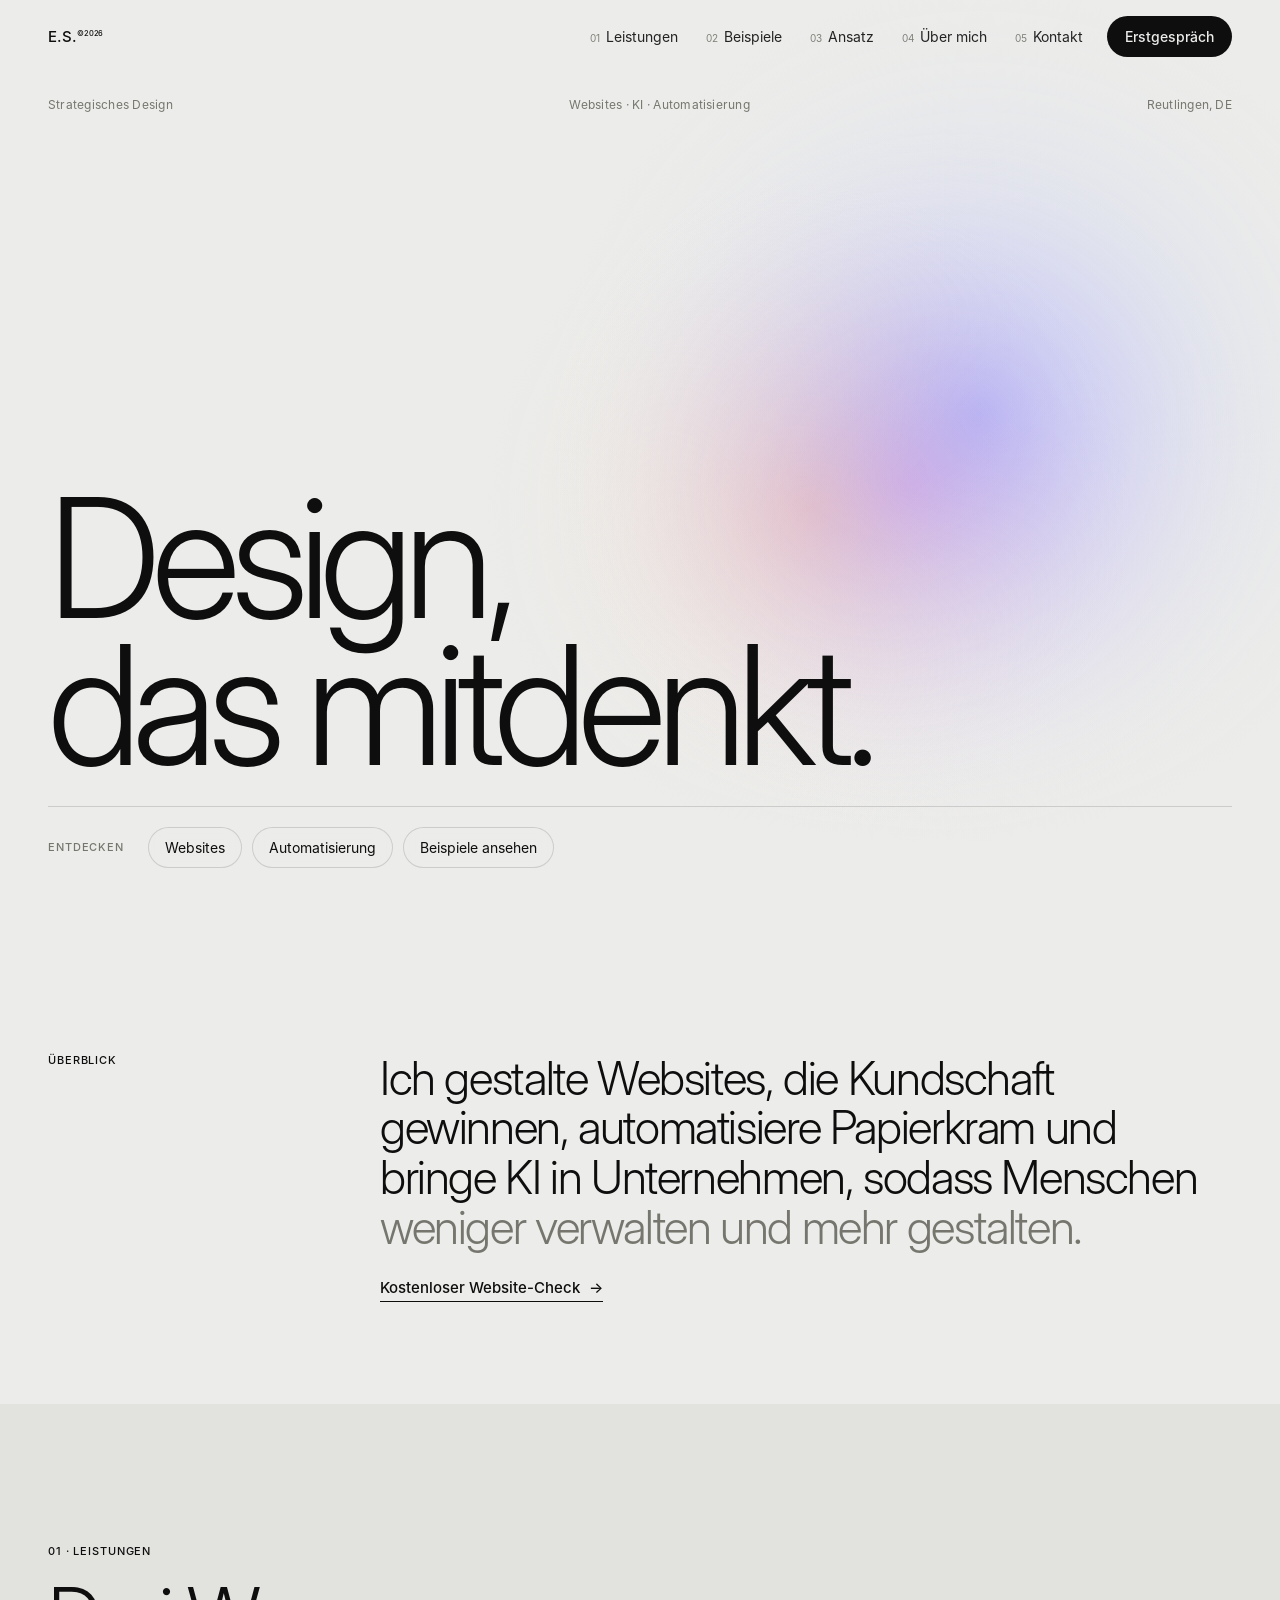
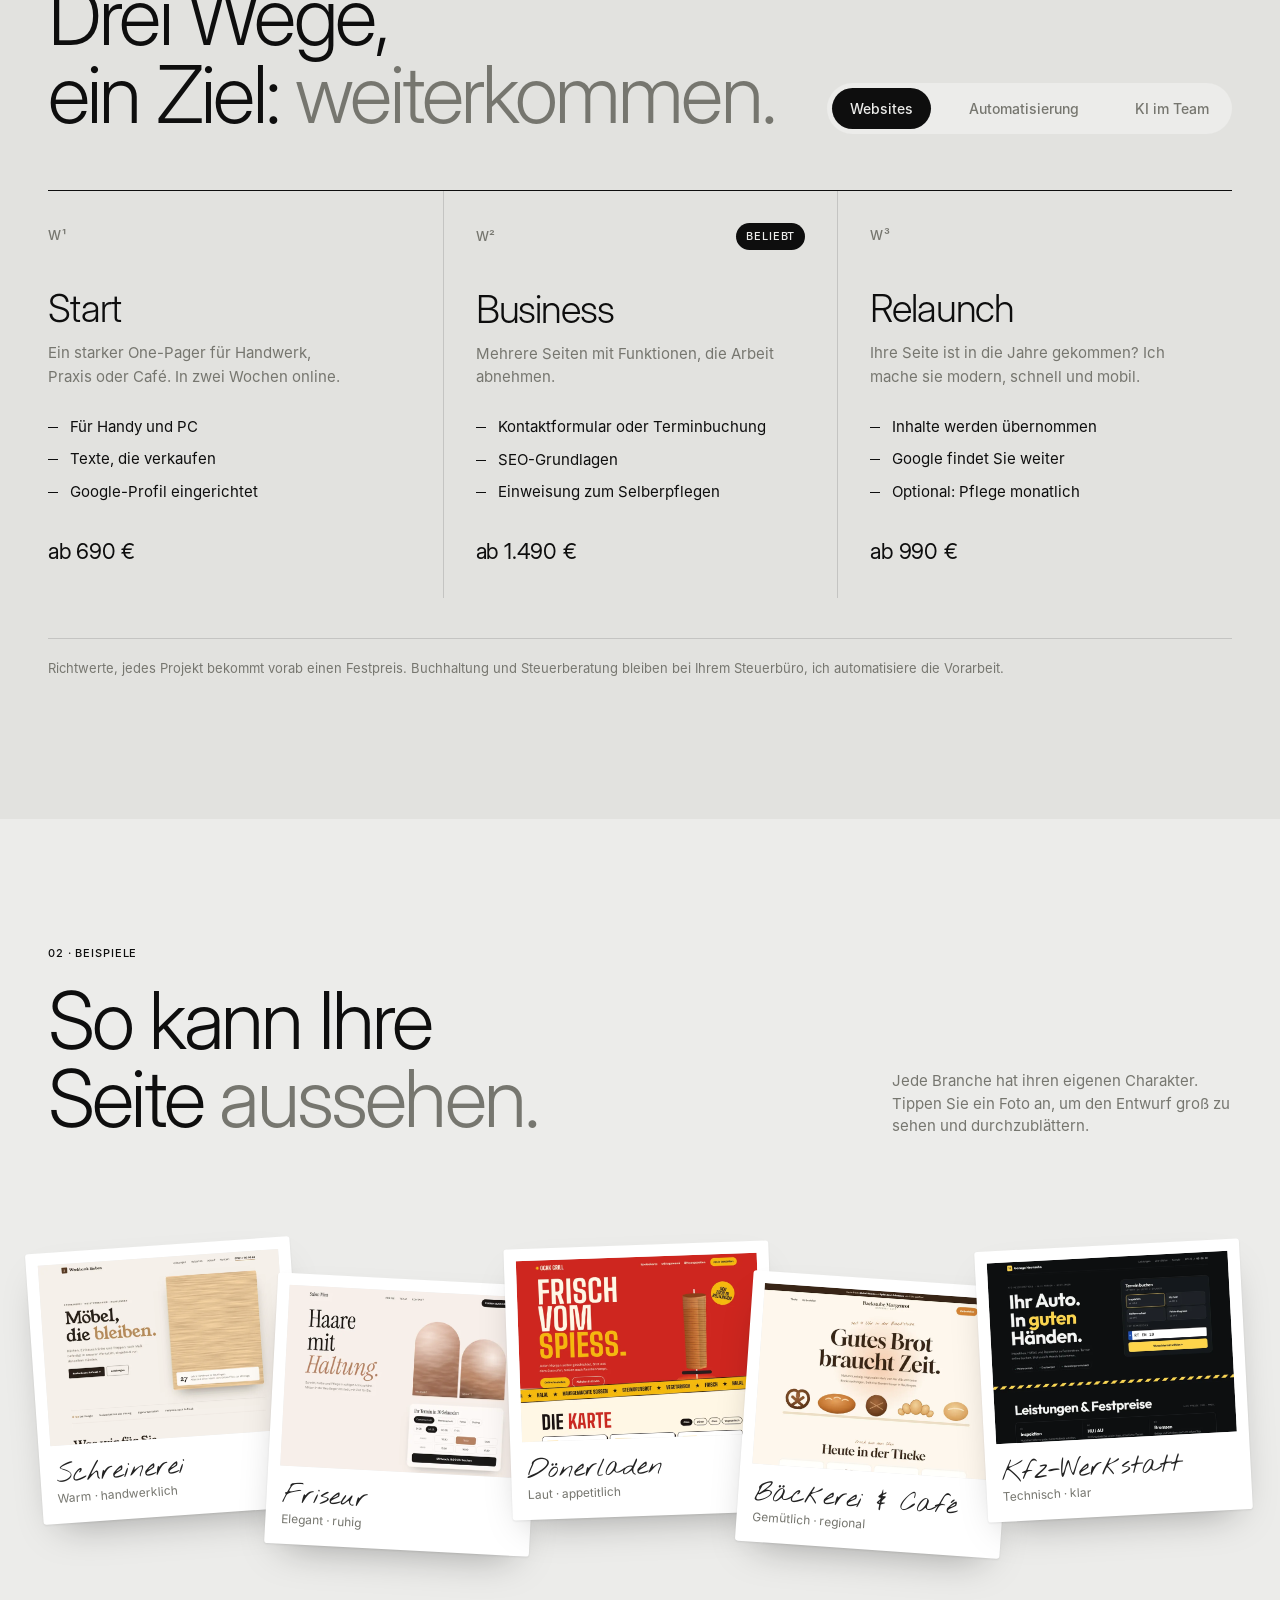
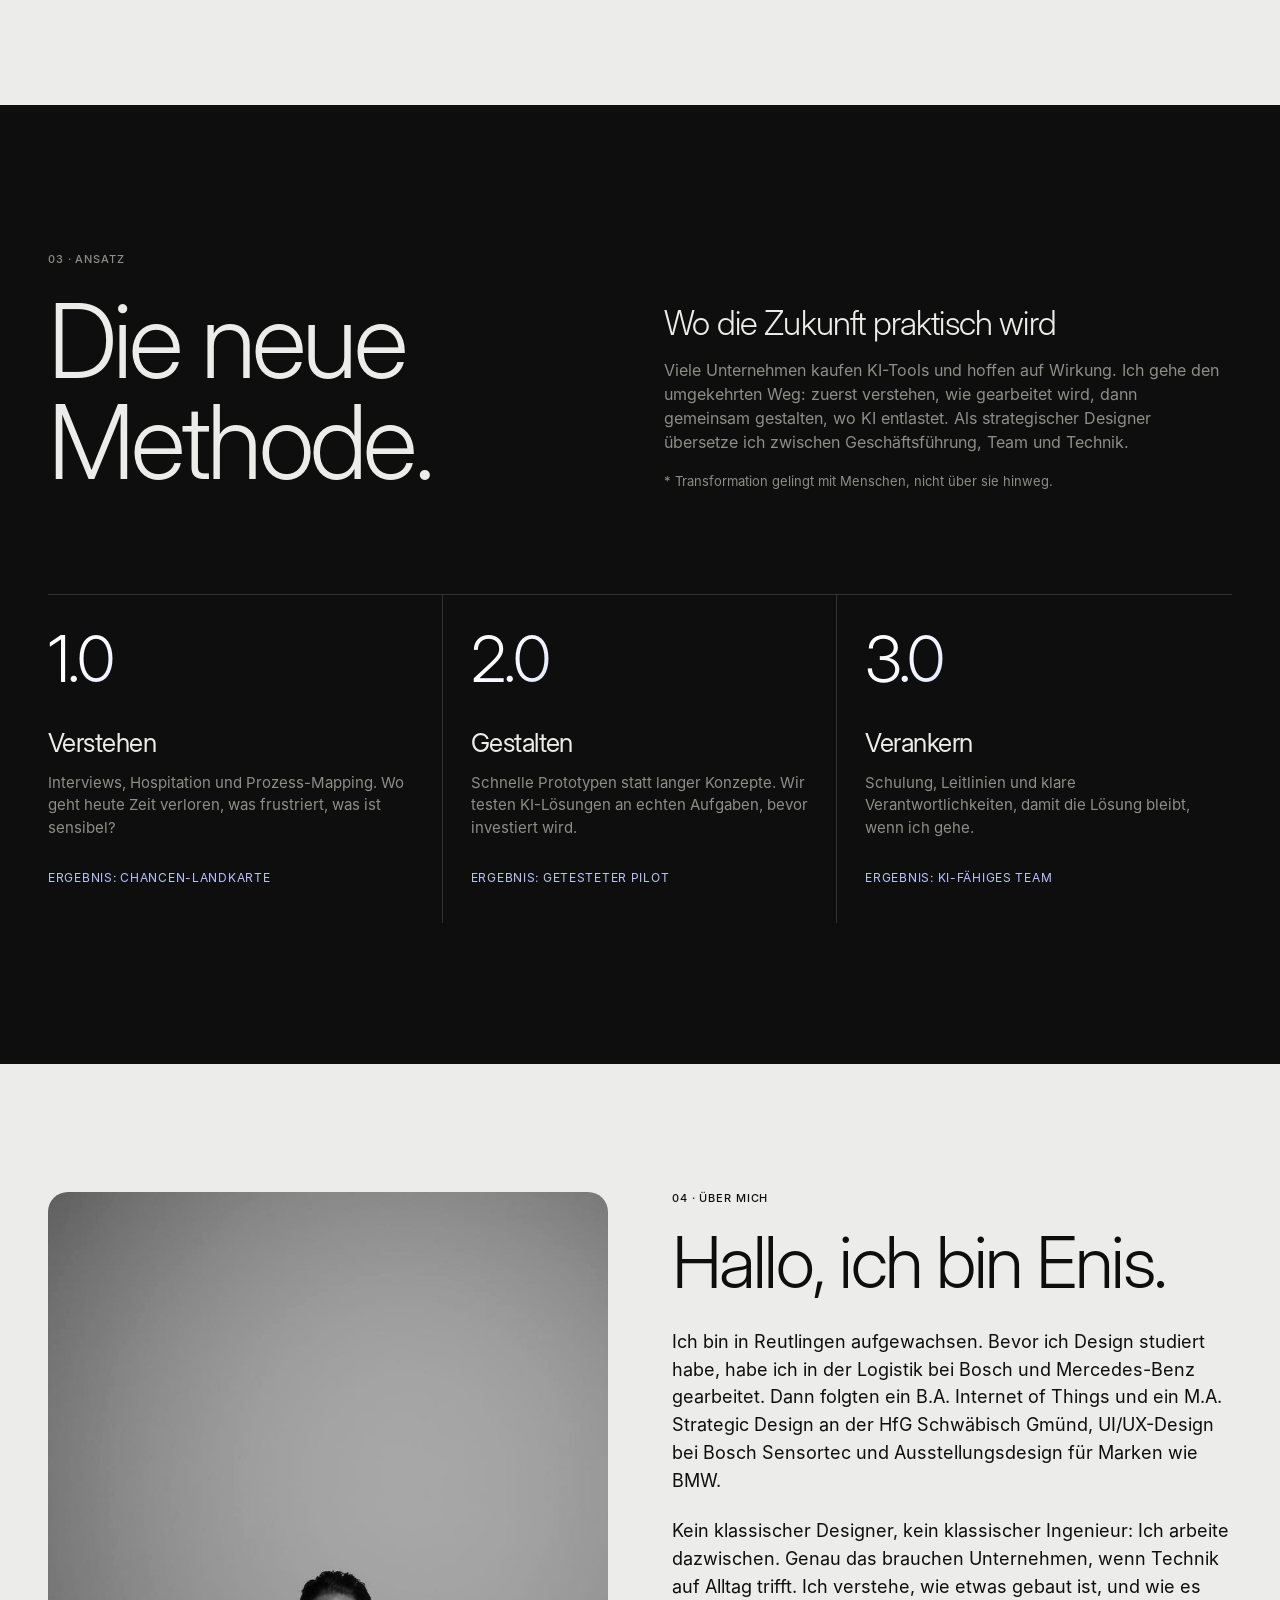
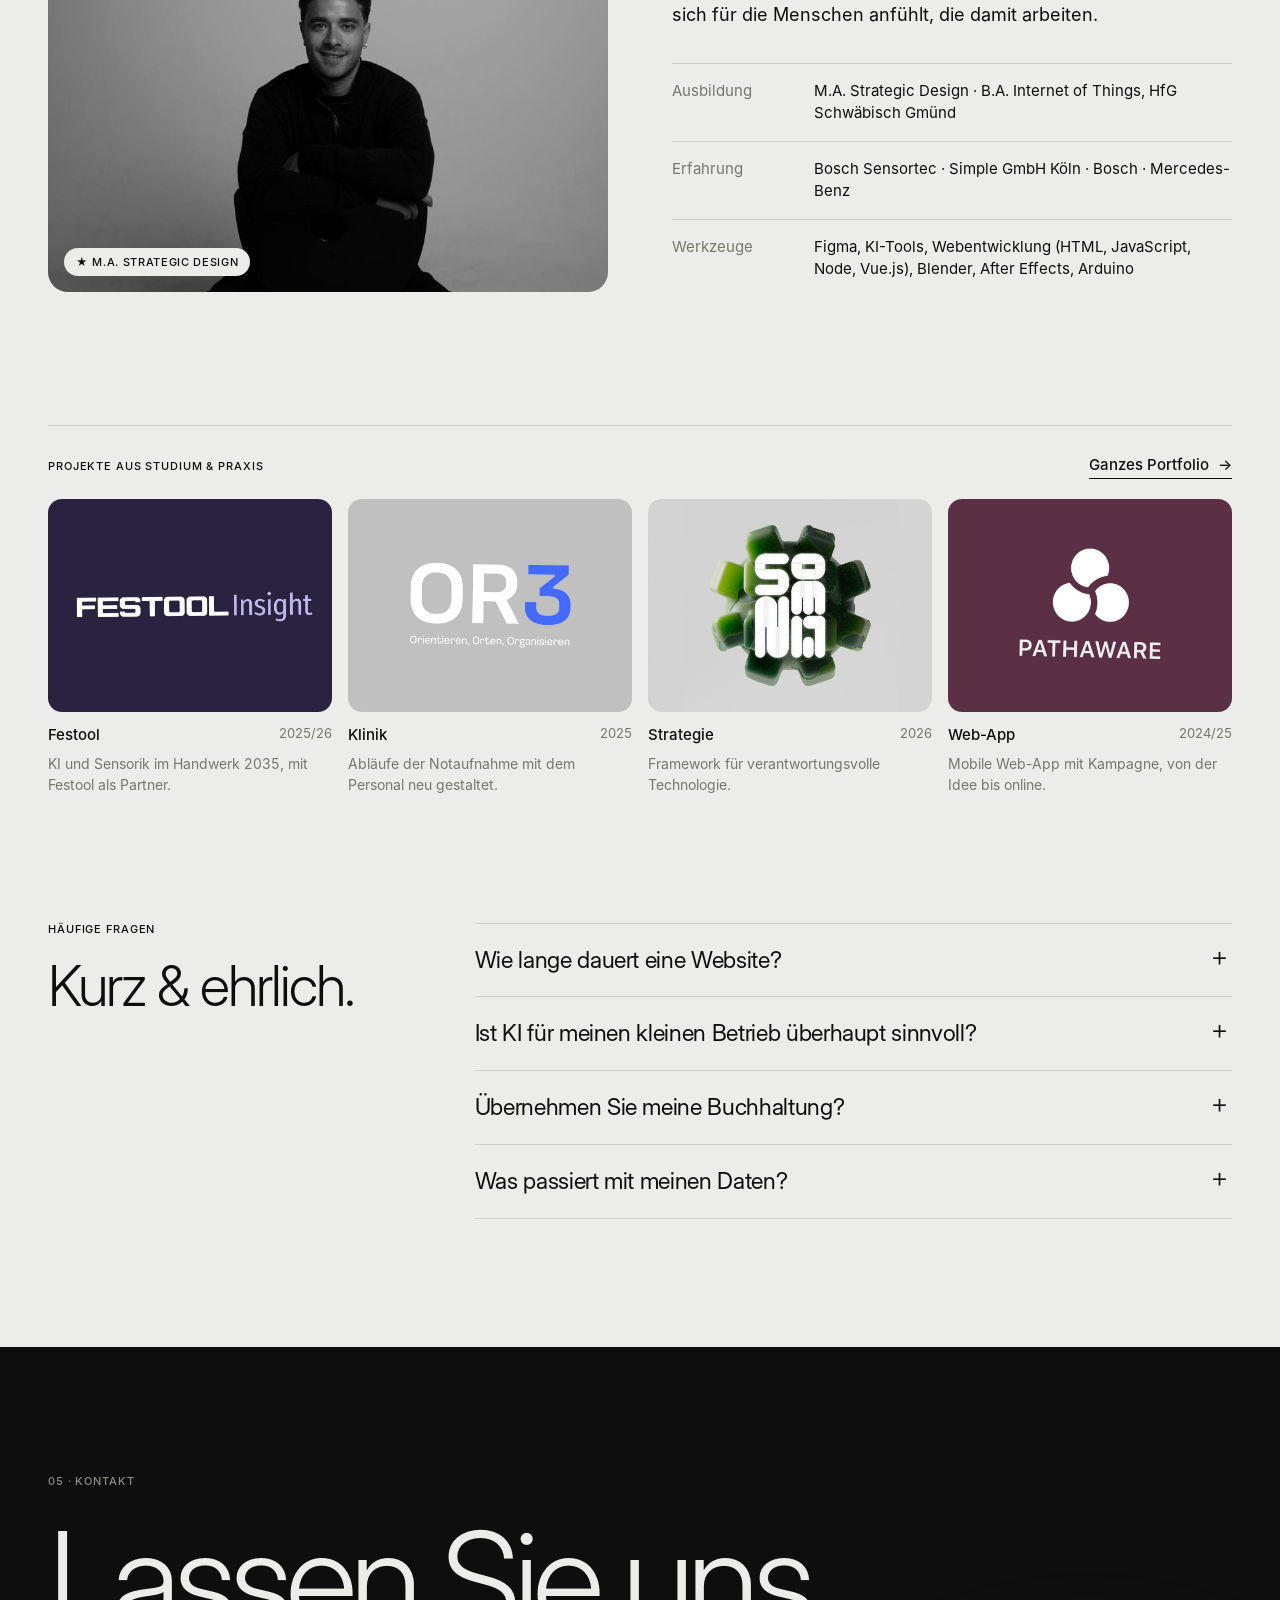
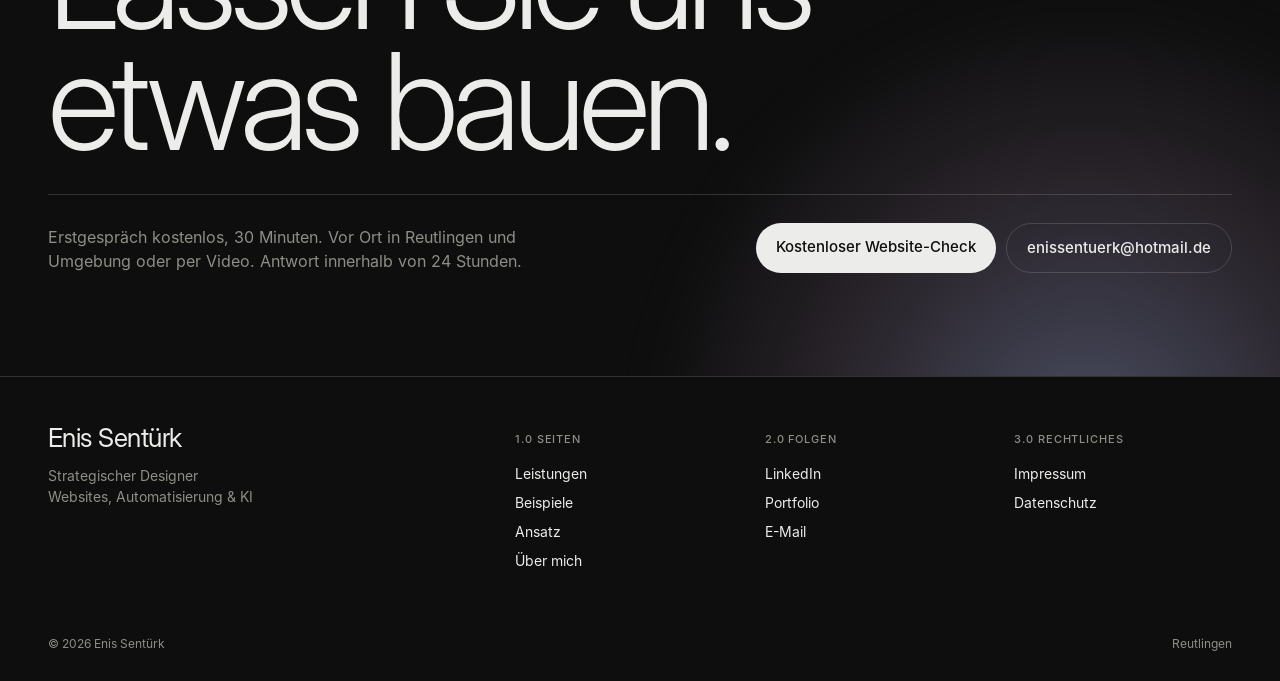
<file: index.html>
<!doctype html>
<html lang="de">
<head>
<meta charset="utf-8">
<meta name="viewport" content="width=device-width, initial-scale=1, viewport-fit=cover">
<title>Enis Sentürk – Websites, Automatisierung & KI aus Reutlingen</title>
<meta name="description" content="Strategischer Designer aus Reutlingen: zeitgemäße Websites, Automatisierung von Papierkram, eigene Apps und KI-Workshops für lokale Betriebe.">
<link rel="canonical" href="https://enoveqz.github.io/Transformation/">
<meta property="og:title" content="Enis Sentürk – Websites, Automatisierung & KI">
<meta property="og:description" content="Zeitgemäße Websites, weniger Papierkram und KI, die im Alltag wirklich hilft. Strategisches Design aus Reutlingen.">
<meta property="og:url" content="https://enoveqz.github.io/Transformation/">
<meta name="twitter:card" content="summary_large_image">
<meta property="og:type" content="website">
<meta property="og:image" content="https://enoveqz.github.io/Transformation/assets/img/og.png">
<meta property="og:image:width" content="1200">
<meta property="og:image:height" content="630">
<meta name="theme-color" content="#ECECEA">
<link rel="icon" href="data:image/svg+xml,%3Csvg xmlns='http://www.w3.org/2000/svg' viewBox='0 0 64 64'%3E%3Ccircle cx='32' cy='32' r='30' fill='%230E0E0E'/%3E%3Ccircle cx='32' cy='32' r='11' fill='%23ECECEA'/%3E%3C/svg%3E">
<link rel="stylesheet" href="assets/style.css?v=5">
<script type="application/ld+json">
{"@context":"https://schema.org","@type":"ProfessionalService","name":"Enis Sentürk – Websites, Automatisierung & KI","url":"https://enoveqz.github.io/Transformation/","image":"https://enoveqz.github.io/Transformation/assets/img/og.png","email":"enissentuerk@hotmail.de","founder":{"@type":"Person","name":"Enis Sentürk","jobTitle":"Strategischer Designer"},"address":{"@type":"PostalAddress","addressLocality":"Reutlingen","postalCode":"72762","addressCountry":"DE"},"areaServed":["Reutlingen","Pfullingen","Metzingen","Tübingen"],"knowsLanguage":["de","tr","en"],"priceRange":"€€"}
</script>
</head>
<body>

<!-- ───────── Navigation ───────── -->
<header class="nav">
  <a class="nav__logo" href="#top" aria-label="Zum Anfang">E.S.<sup>©2026</sup></a>
  <nav class="nav__links" aria-label="Hauptnavigation">
    <a href="#leistungen"><span>01</span>Leistungen</a>
    <a href="#beispiele"><span>02</span>Beispiele</a>
    <a href="#ki"><span>03</span>Ansatz</a>
    <a href="#ueber"><span>04</span>Über mich</a>
    <a href="#kontakt"><span>05</span>Kontakt</a>
  </nav>
  <a class="nav__cta" href="#kontakt">Erstgespräch</a>
  <button class="nav__burger" aria-expanded="false" aria-controls="menu" aria-label="Menü öffnen"><i></i><i></i></button>
</header>

<div class="menu" id="menu" hidden>
  <ol>
    <li><a href="#leistungen"><span>01</span>Leistungen</a></li>
    <li><a href="#beispiele"><span>02</span>Beispiele</a></li>
    <li><a href="#ki"><span>03</span>Ansatz</a></li>
    <li><a href="#ueber"><span>04</span>Über mich</a></li>
    <li><a href="#kontakt"><span>05</span>Kontakt</a></li>
  </ol>
  <a class="menu__mail" href="mailto:enissentuerk@hotmail.de">enissentuerk@hotmail.de</a>
</div>

<main>

<!-- ───────── Hero ───────── -->
<section class="hero" id="top">
  <canvas class="hero__orb" aria-hidden="true"></canvas>
  <div class="hero__meta">
    <span>Strategisches Design</span>
    <span>Websites · KI · Automatisierung</span>
    <span>Reutlingen, DE</span>
  </div>
  <h1 class="hero__title">Design,<br>das mitdenkt.</h1>
  <div class="hero__explore">
    <span class="label">Entdecken</span>
    <a class="chip" href="#leistungen">Websites</a>
    <a class="chip" href="#leistungen" data-tab="a">Automatisierung</a>
    <a class="chip" href="#beispiele">Beispiele ansehen</a>
  </div>
</section>

<!-- ───────── Überblick ───────── -->
<section class="overview wrap">
  <div class="overview__label reveal"><span class="label">Überblick</span></div>
  <p class="overview__lead reveal">Ich gestalte Websites, die Kundschaft gewinnen, automatisiere Papierkram und bringe KI in Unternehmen, sodass Menschen <em>weniger verwalten und mehr gestalten.</em></p>
  <a class="link-arrow reveal" href="#kontakt">Kostenloser Website-Check</a>
</section>

<!-- ───────── 01 Leistungen ───────── -->
<section class="services" id="leistungen">
  <div class="wrap">
    <div class="services__head reveal">
      <div>
        <span class="label">01 · Leistungen</span>
        <h2>Drei Wege,<br>ein Ziel: <em>weiterkommen.</em></h2>
      </div>
      <div class="tabs" role="tablist" aria-label="Leistungsbereiche">
        <button type="button" role="tab" id="tab-w" aria-controls="panel-w" aria-selected="true">Websites</button>
        <button type="button" role="tab" id="tab-a" aria-controls="panel-a" aria-selected="false" tabindex="-1">Automatisierung</button>
        <button type="button" role="tab" id="tab-k" aria-controls="panel-k" aria-selected="false" tabindex="-1">KI im Team</button>
      </div>
    </div>
    <div class="panel" id="panel-w" role="tabpanel" aria-labelledby="tab-w">
      <div class="offers">
        <article class="offer">
          <div class="offer__top"><span class="offer__code">W¹</span></div>
          <h3 class="offer__title">Start</h3>
          <p class="offer__text">Ein starker One-Pager für Handwerk, Praxis oder Café. In zwei Wochen online.</p>
          <ul class="offer__list"><li>Für Handy und PC</li><li>Texte, die verkaufen</li><li>Google-Profil eingerichtet</li></ul>
          <p class="offer__price">ab 690 €</p>
        </article>
        <article class="offer">
          <div class="offer__top"><span class="offer__code">W²</span><span class="offer__tag">Beliebt</span></div>
          <h3 class="offer__title">Business</h3>
          <p class="offer__text">Mehrere Seiten mit Funktionen, die Arbeit abnehmen.</p>
          <ul class="offer__list"><li>Kontaktformular oder Terminbuchung</li><li>SEO-Grundlagen</li><li>Einweisung zum Selberpflegen</li></ul>
          <p class="offer__price">ab 1.490 €</p>
        </article>
        <article class="offer">
          <div class="offer__top"><span class="offer__code">W³</span></div>
          <h3 class="offer__title">Relaunch</h3>
          <p class="offer__text">Ihre Seite ist in die Jahre gekommen? Ich mache sie modern, schnell und mobil.</p>
          <ul class="offer__list"><li>Inhalte werden übernommen</li><li>Google findet Sie weiter</li><li>Optional: Pflege monatlich</li></ul>
          <p class="offer__price">ab 990 €</p>
        </article>
      </div>
    </div>
    <div class="panel" id="panel-a" role="tabpanel" aria-labelledby="tab-a" hidden>
      <p class="flow-line"><span>Hochladen</span><i aria-hidden="true">→</i><span>KI liest aus</span><i aria-hidden="true">→</i><span>Fertig gebaut</span><em>Rechnungen, Fotos oder Lieferscheine werden zu Belegliste, Angebot oder Bericht.</em></p>
      <div class="offers">
        <article class="offer">
          <div class="offer__top"><span class="offer__code">A¹</span></div>
          <h3 class="offer__title">Beleg-Autopilot</h3>
          <p class="offer__text">Belege fotografieren, der Rest passiert von selbst.</p>
          <ul class="offer__list"><li>Rechnungen automatisch auslesen</li><li>Sortiert nach Monat und Lieferant</li><li>Export für Steuerbüro oder DATEV</li></ul>
          <p class="offer__price">ab 890 €</p>
        </article>
        <article class="offer">
          <div class="offer__top"><span class="offer__code">A²</span><span class="offer__tag">Neu</span></div>
          <h3 class="offer__title">Eigene App</h3>
          <p class="offer__text">Eine Web-App für Ihren Betrieb: Dateien rein, Ergebnis raus.</p>
          <ul class="offer__list"><li>Aus Aufmaß und Fotos wird ein Angebot</li><li>Läuft im Browser und auf dem Handy</li><li>Auf Wunsch lokal, Daten bleiben im Haus</li></ul>
          <p class="offer__price">ab 2.400 €</p>
        </article>
        <article class="offer">
          <div class="offer__top"><span class="offer__code">A³</span></div>
          <h3 class="offer__title">Abläufe verbinden</h3>
          <p class="offer__text">Ihre Werkzeuge sprechen miteinander, statt dass Sie abtippen.</p>
          <ul class="offer__list"><li>Anfragen direkt in Kalender und Liste</li><li>Automatische Erinnerungen</li><li>Vorlagen auf Knopfdruck</li></ul>
          <p class="offer__price">ab 600 €</p>
        </article>
      </div>
    </div>
    <div class="panel" id="panel-k" role="tabpanel" aria-labelledby="tab-k" hidden>
      <div class="offers">
        <article class="offer">
          <div class="offer__top"><span class="offer__code">K¹</span></div>
          <h3 class="offer__title">KI-Kompass</h3>
          <p class="offer__text">Halbtägiger Workshop mit Ihrem Team: Wo hilft KI wirklich?</p>
          <ul class="offer__list"><li>Mit Ihren eigenen Aufgaben</li><li>Leitlinien für Datenschutz</li><li>Unterstützt die KI-Kompetenzpflicht</li></ul>
          <p class="offer__price">ab 450 €</p>
        </article>
        <article class="offer">
          <div class="offer__top"><span class="offer__code">K²</span></div>
          <h3 class="offer__title">KI-Pilot</h3>
          <p class="offer__text">Ein konkreter Prototyp, der ab Tag eins Zeit spart.</p>
          <ul class="offer__list"><li>Assistent für Angebote und E-Mails</li><li>FAQ-Chat auf Ihrer Website</li><li>Getestet mit Ihrem Team</li></ul>
          <p class="offer__price">ab 1.200 €</p>
        </article>
        <article class="offer">
          <div class="offer__top"><span class="offer__code">K³</span></div>
          <h3 class="offer__title">Transformation</h3>
          <p class="offer__text">Strategische Begleitung vom Ist-Zustand zur KI-fähigen Organisation.</p>
          <ul class="offer__list"><li>Prozessanalyse und Roadmap</li><li>Pilotprojekte</li><li>Begleitung im Team</li></ul>
          <p class="offer__price">auf Anfrage</p>
        </article>
      </div>
    </div>
    <p class="fineprint">Richtwerte, jedes Projekt bekommt vorab einen Festpreis. Buchhaltung und Steuerberatung bleiben bei Ihrem Steuerbüro, ich automatisiere die Vorarbeit.</p>
  </div>
</section>

<!-- ───────── Beispiele ───────── -->
<section class="examples" id="beispiele">
  <div class="wrap">
    <div class="section-head section-head--row reveal">
      <div><span class="label">02 · Beispiele</span><h2>So kann Ihre<br>Seite <em>aussehen.</em></h2></div>
      <p class="examples__hint">Jede Branche hat ihren eigenen Charakter. Tippen Sie ein Foto an, um den Entwurf groß zu sehen und durchzublättern.</p>
    </div>
  </div>
  <ul class="polaroids reveal">
      <li><button class="polaroid" data-i="0" style="--r:-4deg" aria-label="Beispiel Schreinerei groß ansehen">
        <span class="polaroid__img"><img src="assets/img/demos/schreinerei-polaroid.webp" alt="Website-Entwurf für eine Schreinerei" width="800" height="600" loading="lazy"></span>
        <span class="polaroid__cap">Schreinerei</span><span class="polaroid__meta">Warm · handwerklich</span>
      </button></li>
      <li><button class="polaroid" data-i="1" style="--r:3deg" aria-label="Beispiel Friseur groß ansehen">
        <span class="polaroid__img"><img src="assets/img/demos/friseur-polaroid.webp" alt="Website-Entwurf für eine Friseur" width="800" height="600" loading="lazy"></span>
        <span class="polaroid__cap">Friseur</span><span class="polaroid__meta">Elegant · ruhig</span>
      </button></li>
      <li><button class="polaroid" data-i="2" style="--r:-2deg" aria-label="Beispiel Dönerladen groß ansehen">
        <span class="polaroid__img"><img src="assets/img/demos/doener-polaroid.webp" alt="Website-Entwurf für eine Dönerladen" width="800" height="600" loading="lazy"></span>
        <span class="polaroid__cap">Dönerladen</span><span class="polaroid__meta">Laut · appetitlich</span>
      </button></li>
      <li><button class="polaroid" data-i="3" style="--r:4deg" aria-label="Beispiel Bäckerei & Café groß ansehen">
        <span class="polaroid__img"><img src="assets/img/demos/baeckerei-polaroid.webp" alt="Website-Entwurf für eine Bäckerei & Café" width="800" height="600" loading="lazy"></span>
        <span class="polaroid__cap">Bäckerei & Café</span><span class="polaroid__meta">Gemütlich · regional</span>
      </button></li>
      <li><button class="polaroid" data-i="4" style="--r:-3deg" aria-label="Beispiel Kfz-Werkstatt groß ansehen">
        <span class="polaroid__img"><img src="assets/img/demos/werkstatt-polaroid.webp" alt="Website-Entwurf für eine Kfz-Werkstatt" width="800" height="600" loading="lazy"></span>
        <span class="polaroid__cap">Kfz-Werkstatt</span><span class="polaroid__meta">Technisch · klar</span>
      </button></li>
  </ul>
</section>

<dialog class="lightbox" aria-label="Beispiel-Entwurf">
  <div class="lightbox__bar">
    <div class="lightbox__title"><span class="label label--light" id="lb-count">1 / 5</span><h3 id="lb-title">Schreinerei</h3></div>
    <div class="lightbox__view" role="group" aria-label="Ansicht"><button class="on" data-v="both">Beide</button><button data-v="desktop">Desktop</button><button data-v="mobil">Handy</button></div>
    <button class="lightbox__close" aria-label="Schließen">✕</button>
  </div>
  <div class="lightbox__stage" data-view="both">
    <div class="browser"><div class="browser__top"><i></i><i></i><i></i><span id="lb-url">werkbank-sieben.de</span></div><div class="browser__scroll"><img id="lb-desk" alt=""></div></div>
    <div class="phone"><div class="phone__scroll"><img id="lb-mob" alt=""></div></div>
  </div>
  <div class="lightbox__foot">
    <p id="lb-text"></p>
    <ul id="lb-feat" class="lightbox__feat"></ul>
    <div class="lightbox__nav">
      <button class="lb-prev" aria-label="Vorheriges Beispiel">←</button>
      <a id="lb-live" class="lightbox__live" href="#" target="_blank" rel="noopener">Live-Demo öffnen ↗</a>
      <button class="lb-next" aria-label="Nächstes Beispiel">→</button>
    </div>
  </div>
</dialog>

<!-- ───────── 02 KI-Transformation ───────── -->
<section class="method" id="ki">
  <div class="wrap">
    <div class="method__head">
      <div class="reveal">
        <span class="label label--light">03 · Ansatz</span>
        <h2>Die neue<br>Methode.</h2>
      </div>
      <div class="method__intro reveal">
        <h3>Wo die Zukunft praktisch wird</h3>
        <p>Viele Unternehmen kaufen KI-Tools und hoffen auf Wirkung. Ich gehe den umgekehrten Weg: zuerst verstehen, wie gearbeitet wird, dann gemeinsam gestalten, wo KI entlastet. Als strategischer Designer übersetze ich zwischen Geschäftsführung, Team und Technik.</p>
        <p class="note">* Transformation gelingt mit Menschen, nicht über sie hinweg.</p>
      </div>
    </div>

    <ol class="phases">
      <li class="phase reveal">
        <span class="phase__num">1.0</span>
        <h4>Verstehen</h4>
        <p>Interviews, Hospitation und Prozess-Mapping. Wo geht heute Zeit verloren, was frustriert, was ist sensibel?</p>
        <span class="phase__out">Ergebnis: Chancen-Landkarte</span>
      </li>
      <li class="phase reveal">
        <span class="phase__num">2.0</span>
        <h4>Gestalten</h4>
        <p>Schnelle Prototypen statt langer Konzepte. Wir testen KI-Lösungen an echten Aufgaben, bevor investiert wird.</p>
        <span class="phase__out">Ergebnis: getesteter Pilot</span>
      </li>
      <li class="phase reveal">
        <span class="phase__num">3.0</span>
        <h4>Verankern</h4>
        <p>Schulung, Leitlinien und klare Verantwortlichkeiten, damit die Lösung bleibt, wenn ich gehe.</p>
        <span class="phase__out">Ergebnis: KI-fähiges Team</span>
      </li>
    </ol>

  </div>
</section>

<!-- ───────── 04 Über mich ───────── -->
<section class="about wrap" id="ueber">
  <div class="about__img reveal">
    <img src="assets/img/portrait.jpg" alt="Porträt von Enis Sentürk" loading="lazy">
    <span class="about__tag">★ M.A. Strategic Design</span>
  </div>
  <div class="about__text">
    <span class="label reveal">04 · Über mich</span>
    <h2 class="reveal">Hallo, ich bin Enis.</h2>
    <p class="reveal">Ich bin in Reutlingen aufgewachsen. Bevor ich Design studiert habe, habe ich in der Logistik bei Bosch und Mercedes-Benz gearbeitet. Dann folgten ein B.A. Internet of Things und ein M.A. Strategic Design an der HfG Schwäbisch Gmünd, UI/UX-Design bei Bosch Sensortec und Ausstellungsdesign für Marken wie BMW.</p>
    <p class="reveal">Kein klassischer Designer, kein klassischer Ingenieur: Ich arbeite dazwischen. Genau das brauchen Unternehmen, wenn Technik auf Alltag trifft. Ich verstehe, wie etwas gebaut ist, und wie es sich für die Menschen anfühlt, die damit arbeiten.</p>
    <dl class="about__rows reveal">
      <div><dt>Ausbildung</dt><dd>M.A. Strategic Design · B.A. Internet of Things, HfG Schwäbisch Gmünd</dd></div>
      <div><dt>Erfahrung</dt><dd>Bosch Sensortec · Simple GmbH Köln · Bosch · Mercedes-Benz</dd></div>
      <div><dt>Werkzeuge</dt><dd>Figma, KI-Tools, Webentwicklung (HTML, JavaScript, Node, Vue.js), Blender, After Effects, Arduino</dd></div>
    </dl>
  </div>
</section>

<section class="work wrap" id="arbeiten">
  <div class="work__head reveal"><span class="label">Projekte aus Studium &amp; Praxis</span><a class="link-arrow" href="https://enoveqz.github.io/" target="_blank" rel="noopener">Ganzes Portfolio</a></div>
  <div class="work__grid">
      <a class="tile reveal" href="https://enoveqz.github.io/p/festool-insight/" target="_blank" rel="noopener">
        <div class="tile__img"><img src="assets/img/festool-insight.jpg" alt="Festool Insight" loading="lazy"></div>
        <div class="tile__meta"><span>Festool</span><span>2025/26</span></div>
        <p>KI und Sensorik im Handwerk 2035, mit Festool als Partner.</p>
      </a>
      <a class="tile reveal" href="https://enoveqz.github.io/p/or3/" target="_blank" rel="noopener">
        <div class="tile__img"><img src="assets/img/or3.jpg" alt="OR3" loading="lazy"></div>
        <div class="tile__meta"><span>Klinik</span><span>2025</span></div>
        <p>Abläufe der Notaufnahme mit dem Personal neu gestaltet.</p>
      </a>
      <a class="tile reveal" href="https://enoveqz.github.io/p/somnia/" target="_blank" rel="noopener">
        <div class="tile__img"><img src="assets/img/somnia.jpg" alt="SOMNIA" loading="lazy"></div>
        <div class="tile__meta"><span>Strategie</span><span>2026</span></div>
        <p>Framework für verantwortungsvolle Technologie.</p>
      </a>
      <a class="tile reveal" href="https://enoveqz.github.io/p/pathaware/" target="_blank" rel="noopener">
        <div class="tile__img"><img src="assets/img/pathaware.jpg" alt="PathAware" loading="lazy"></div>
        <div class="tile__meta"><span>Web-App</span><span>2024/25</span></div>
        <p>Mobile Web-App mit Kampagne, von der Idee bis online.</p>
      </a>
</section>


<!-- ───────── FAQ ───────── -->
<section class="faq wrap">
  <div class="section-head reveal"><span class="label">Häufige Fragen</span><h2>Kurz &amp; ehrlich.</h2></div>
  <div class="faq__list">
    <details class="reveal"><summary>Wie lange dauert eine Website?</summary><p>Ein One-Pager ist meist in zwei Wochen online, eine mehrseitige Website in drei bis sechs Wochen. Texte und Fotos erarbeiten wir gemeinsam.</p></details>
    <details class="reveal"><summary>Ist KI für meinen kleinen Betrieb überhaupt sinnvoll?</summary><p>Oft gerade dort. Schon einfache Werkzeuge sparen bei Angeboten, E-Mails oder Social Media Stunden pro Woche. Im KI-Kompass finden wir heraus, ob und wo es sich für Sie lohnt.</p></details>
    <details class="reveal"><summary>Übernehmen Sie meine Buchhaltung?</summary><p>Ich automatisiere die Vorarbeit: Belege sammeln, auslesen, sortieren und sauber an Ihr Steuerbüro übergeben. Das spart oft Stunden pro Monat. Das Buchen selbst und die steuerliche Beratung bleiben bei Ihrem Steuerberater.</p></details>
    <details class="reveal"><summary>Was passiert mit meinen Daten?</summary><p>Websites baue ich DSGVO-bewusst und ohne unnötige Tracker. Apps können auf Wunsch lokal bei Ihnen laufen, dann verlassen Ihre Dokumente das Haus nicht.</p></details>
  </div>
</section>

<!-- ───────── 05 Kontakt ───────── -->
<section class="contact" id="kontakt">
  <div class="wrap">
    <div class="contact__big reveal">
      <span class="label label--light">05 · Kontakt</span>
      <a href="mailto:enissentuerk@hotmail.de">Lassen Sie uns<br>etwas bauen.</a>
      <div class="contact__row">
        <p>Erstgespräch kostenlos, 30 Minuten. Vor Ort in Reutlingen und Umgebung oder per Video. Antwort innerhalb von 24 Stunden.</p>
        <div class="contact__btns">
          <a class="btn-light" href="mailto:enissentuerk@hotmail.de?subject=Kostenloser%20Website-Check">Kostenloser Website-Check</a>
          <a class="btn-ghost" href="mailto:enissentuerk@hotmail.de">enissentuerk@hotmail.de</a>
        </div>
      </div>
    </div>
  </div>
</section>

</main>

<footer class="footer">
  <div class="wrap footer__grid">
    <div class="footer__brand">
      <span class="footer__logo">Enis Sentürk</span>
      <p>Strategischer Designer<br>Websites, Automatisierung &amp; KI</p>
    </div>
    <div>
      <span class="label label--light">1.0 Seiten</span>
      <ul><li><a href="#leistungen">Leistungen</a></li><li><a href="#beispiele">Beispiele</a></li><li><a href="#ki">Ansatz</a></li><li><a href="#ueber">Über mich</a></li></ul>
    </div>
    <div>
      <span class="label label--light">2.0 Folgen</span>
      <ul><li><a href="https://www.linkedin.com/in/freezdigital/" target="_blank" rel="noopener">LinkedIn</a></li><li><a href="https://enoveqz.github.io/" target="_blank" rel="noopener">Portfolio</a></li><li><a href="mailto:enissentuerk@hotmail.de">E-Mail</a></li></ul>
    </div>
    <div>
      <span class="label label--light">3.0 Rechtliches</span>
      <ul><li><a href="impressum.html">Impressum</a></li><li><a href="datenschutz.html">Datenschutz</a></li></ul>
    </div>
  </div>
  <div class="wrap footer__base"><span>© 2026 Enis Sentürk</span><span>Reutlingen</span></div>
</footer>

<script src="assets/main.js?v=5"></script>
</body>
</html>
</file>
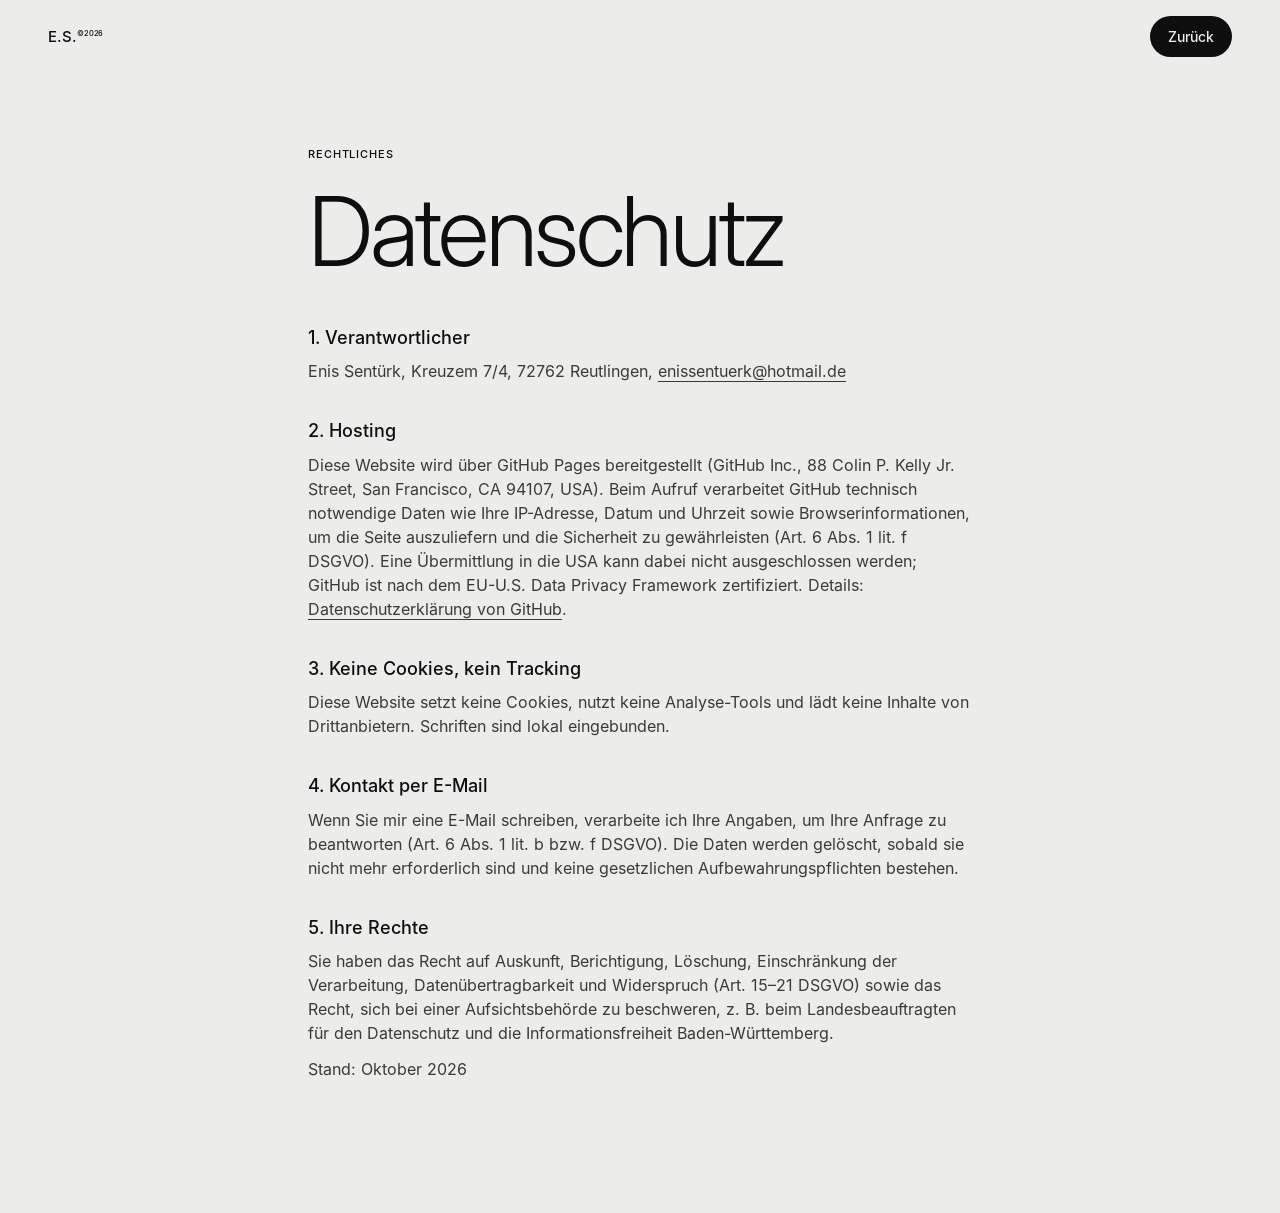
<file: datenschutz.html>
<!doctype html>
<html lang="de"><head><meta charset="utf-8"><meta name="viewport" content="width=device-width, initial-scale=1">
<title>Datenschutz – Enis Sentürk</title><meta name="robots" content="noindex">
<link rel="stylesheet" href="assets/style.css?v=5">
<style>.legal{max-width:760px;padding-top:140px;padding-bottom:120px}.legal h1{font-size:clamp(48px,8vw,96px);margin:20px 0 48px}.legal h2{font:500 18px/1.3 Inter,sans-serif;letter-spacing:0;margin:36px 0 10px}.legal p{color:#3a3a36;margin-bottom:12px}.legal a{border-bottom:1px solid}</style>
</head><body class="no-js">
<header class="nav is-scrolled"><a class="nav__logo" href="index.html">E.S.<sup>©2026</sup></a><a class="nav__cta" href="index.html">Zurück</a></header>
<main class="wrap legal"><span class="label">Rechtliches</span><h1>Datenschutz</h1>
<h2>1. Verantwortlicher</h2><p>Enis Sentürk, Kreuzem 7/4, 72762 Reutlingen, <a href="mailto:enissentuerk@hotmail.de">enissentuerk@hotmail.de</a></p>
<h2>2. Hosting</h2><p>Diese Website wird über GitHub Pages bereitgestellt (GitHub Inc., 88 Colin P. Kelly Jr. Street, San Francisco, CA 94107, USA). Beim Aufruf verarbeitet GitHub technisch notwendige Daten wie Ihre IP-Adresse, Datum und Uhrzeit sowie Browserinformationen, um die Seite auszuliefern und die Sicherheit zu gewährleisten (Art. 6 Abs. 1 lit. f DSGVO). Eine Übermittlung in die USA kann dabei nicht ausgeschlossen werden; GitHub ist nach dem EU-U.S. Data Privacy Framework zertifiziert. Details: <a href="https://docs.github.com/de/site-policy/privacy-policies/github-general-privacy-statement" target="_blank" rel="noopener">Datenschutzerklärung von GitHub</a>.</p>
<h2>3. Keine Cookies, kein Tracking</h2><p>Diese Website setzt keine Cookies, nutzt keine Analyse-Tools und lädt keine Inhalte von Drittanbietern. Schriften sind lokal eingebunden.</p>
<h2>4. Kontakt per E-Mail</h2><p>Wenn Sie mir eine E-Mail schreiben, verarbeite ich Ihre Angaben, um Ihre Anfrage zu beantworten (Art. 6 Abs. 1 lit. b bzw. f DSGVO). Die Daten werden gelöscht, sobald sie nicht mehr erforderlich sind und keine gesetzlichen Aufbewahrungspflichten bestehen.</p>
<h2>5. Ihre Rechte</h2><p>Sie haben das Recht auf Auskunft, Berichtigung, Löschung, Einschränkung der Verarbeitung, Datenübertragbarkeit und Widerspruch (Art. 15–21 DSGVO) sowie das Recht, sich bei einer Aufsichtsbehörde zu beschweren, z.&nbsp;B. beim Landesbeauftragten für den Datenschutz und die Informationsfreiheit Baden-Württemberg.</p>
<p>Stand: Oktober 2026</p>
</main></body></html>
</file>
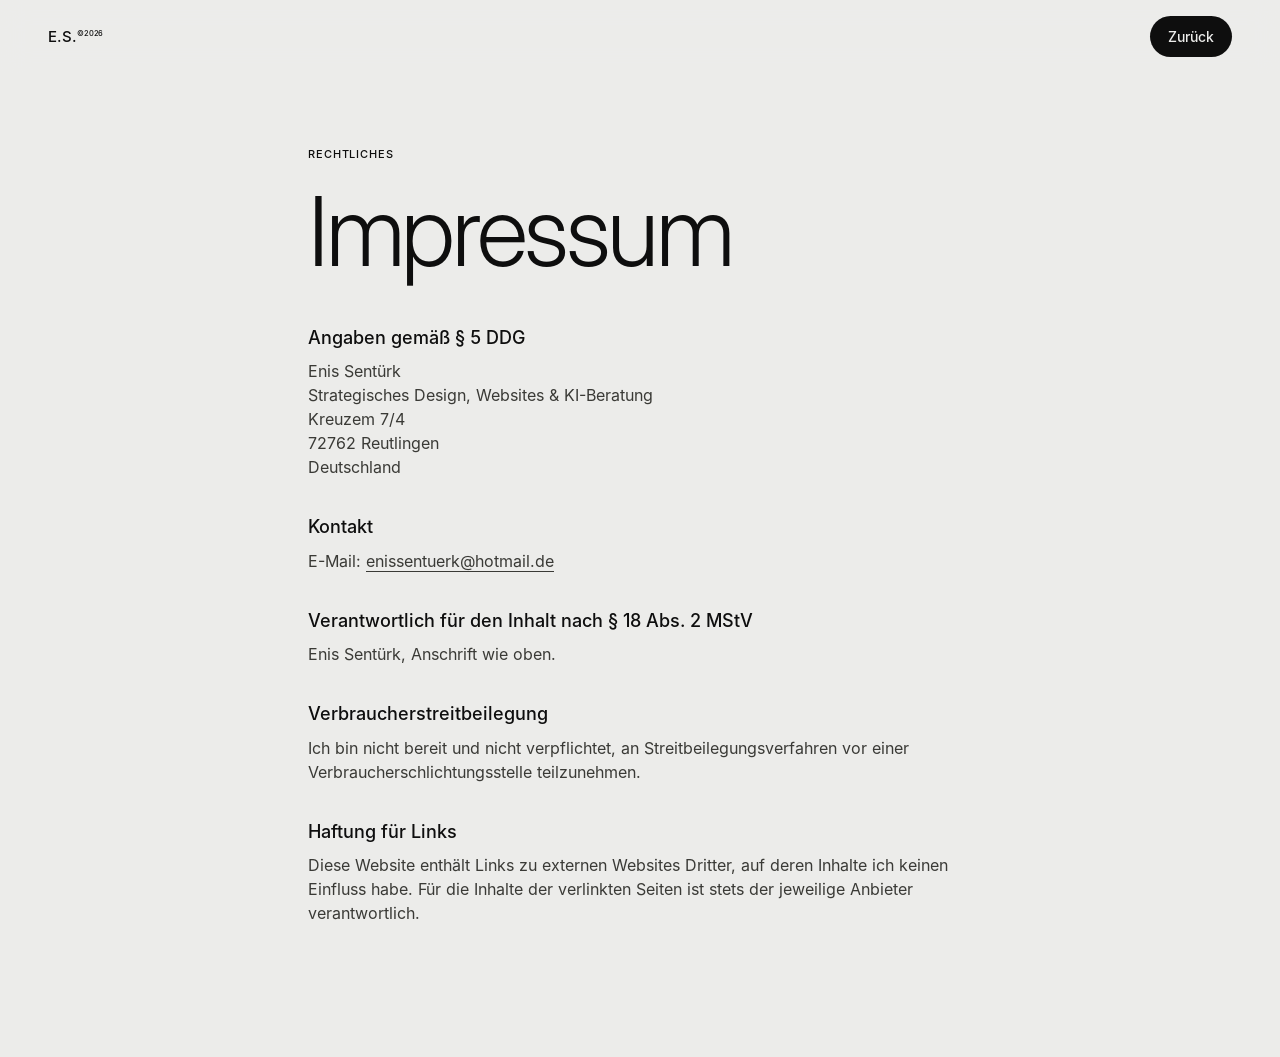
<file: impressum.html>
<!doctype html>
<html lang="de"><head><meta charset="utf-8"><meta name="viewport" content="width=device-width, initial-scale=1">
<title>Impressum – Enis Sentürk</title><meta name="robots" content="noindex">
<link rel="stylesheet" href="assets/style.css?v=5">
<style>.legal{max-width:760px;padding-top:140px;padding-bottom:120px}.legal h1{font-size:clamp(48px,8vw,96px);margin:20px 0 48px}.legal h2{font:500 18px/1.3 Inter,sans-serif;letter-spacing:0;margin:36px 0 10px}.legal p{color:#3a3a36;margin-bottom:12px}.legal a{border-bottom:1px solid}</style>
</head><body class="no-js">
<header class="nav is-scrolled"><a class="nav__logo" href="index.html">E.S.<sup>©2026</sup></a><a class="nav__cta" href="index.html">Zurück</a></header>
<main class="wrap legal"><span class="label">Rechtliches</span><h1>Impressum</h1>
<h2>Angaben gemäß § 5 DDG</h2><p>Enis Sentürk<br>Strategisches Design, Websites &amp; KI-Beratung<br>Kreuzem 7/4<br>72762 Reutlingen<br>Deutschland</p>
<h2>Kontakt</h2><p>E-Mail: <a href="mailto:enissentuerk@hotmail.de">enissentuerk@hotmail.de</a></p>
<h2>Verantwortlich für den Inhalt nach § 18 Abs. 2 MStV</h2><p>Enis Sentürk, Anschrift wie oben.</p>
<h2>Verbraucherstreitbeilegung</h2><p>Ich bin nicht bereit und nicht verpflichtet, an Streitbeilegungsverfahren vor einer Verbraucherschlichtungsstelle teilzunehmen.</p>
<h2>Haftung für Links</h2><p>Diese Website enthält Links zu externen Websites Dritter, auf deren Inhalte ich keinen Einfluss habe. Für die Inhalte der verlinkten Seiten ist stets der jeweilige Anbieter verantwortlich.</p>
</main></body></html>
</file>
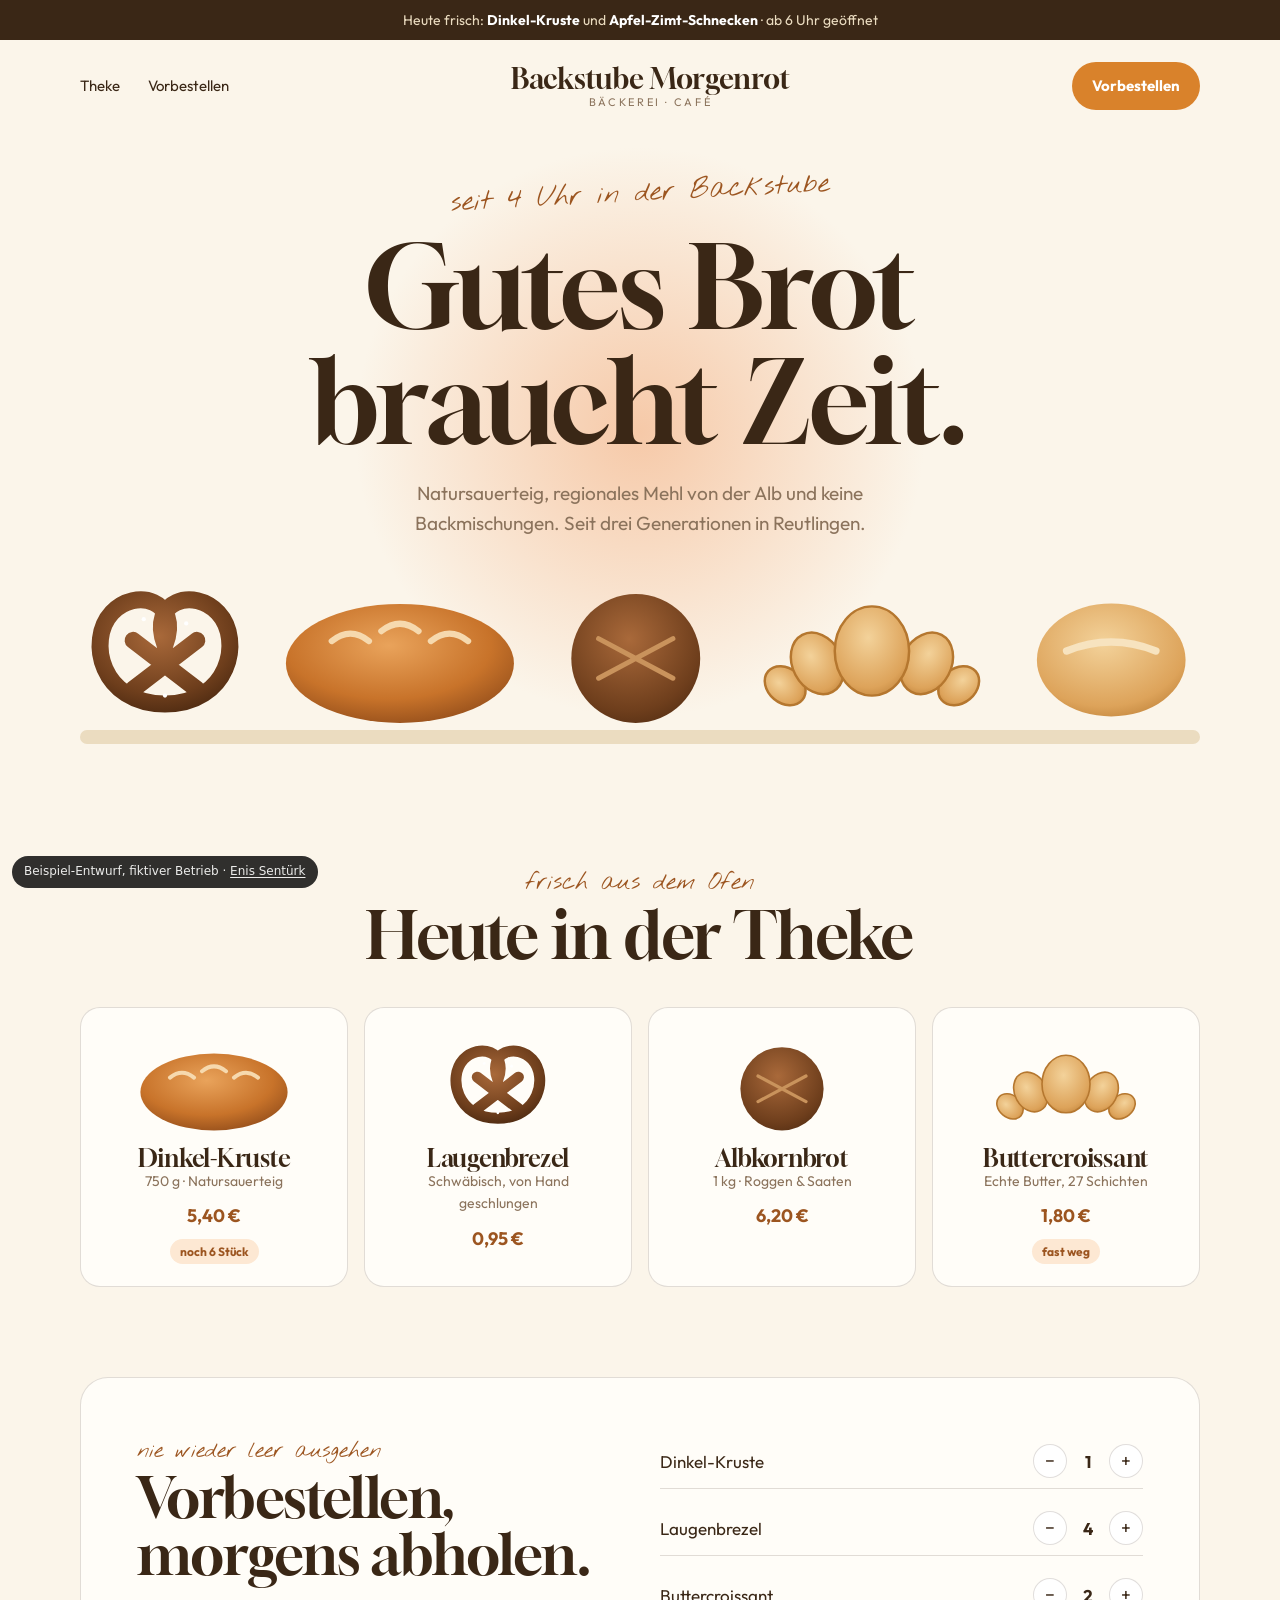
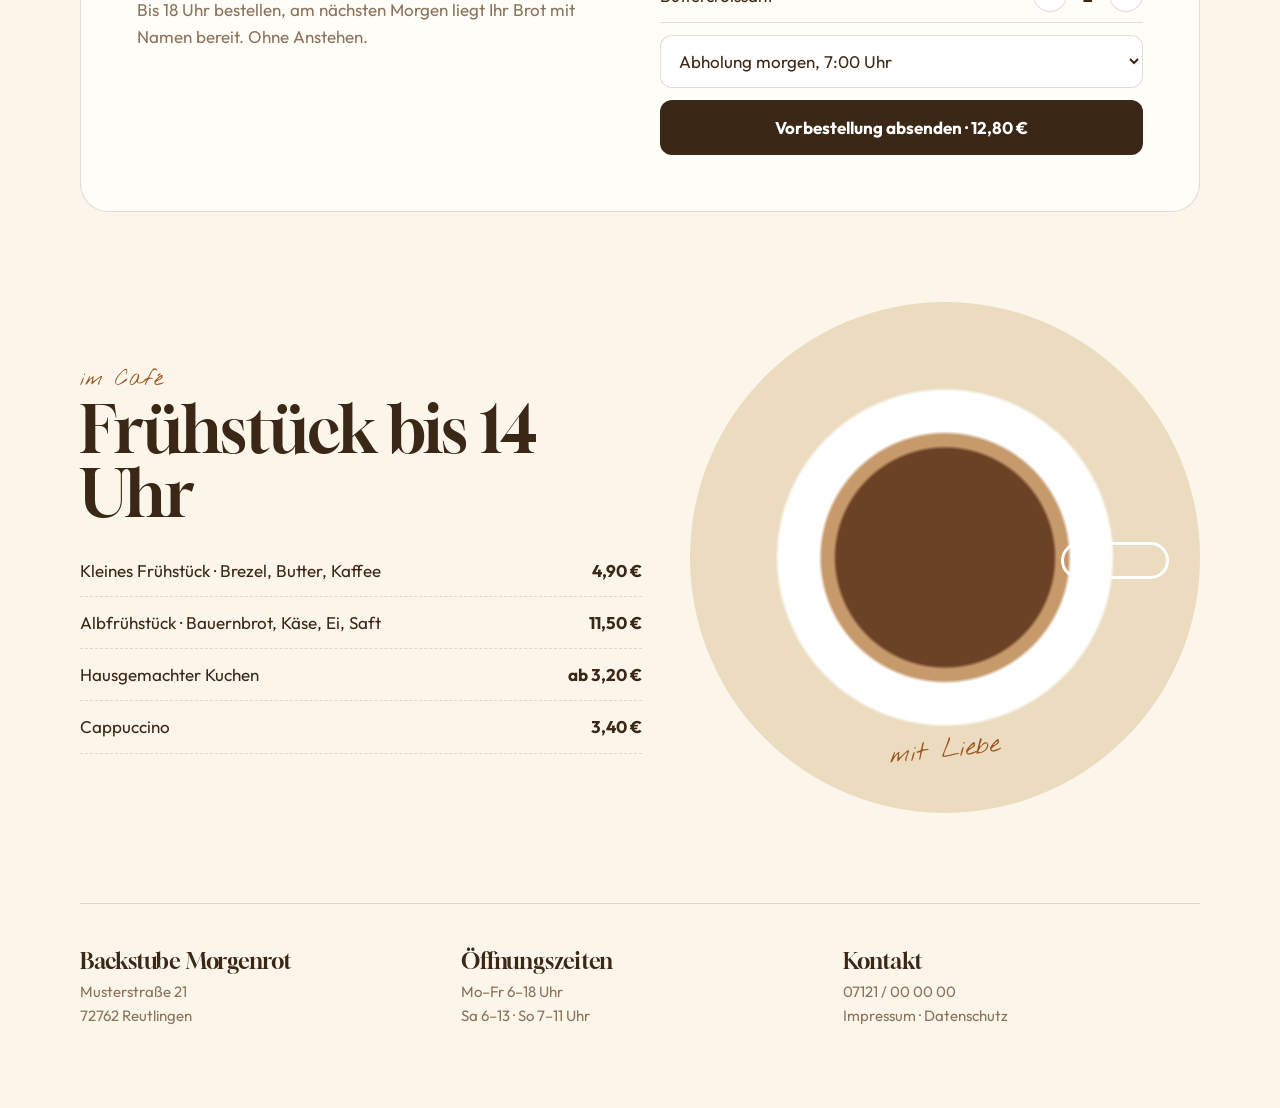
<file: demos/baeckerei.html>
<!doctype html>
<html lang="de">
<head>
<meta charset="utf-8">
<meta name="viewport" content="width=device-width, initial-scale=1">
<title>Backstube Morgenrot – Bäckerei &amp; Café (Beispiel-Entwurf)</title>
<meta name="robots" content="noindex">
<link rel="stylesheet" href="demo.css">
<style>
@font-face{font-family:"Gloock";src:url(fonts/Gloock-Regular.woff) format("woff");font-display:swap}
@font-face{font-family:"Outfit";src:url(fonts/Outfit-Regular.woff) format("woff");font-weight:400;font-display:swap}
@font-face{font-family:"Outfit";src:url(fonts/Outfit-Bold.woff) format("woff");font-weight:700;font-display:swap}
@font-face{font-family:"Hand";src:url(fonts/NothingYouCouldDo-Regular.woff) format("woff");font-display:swap}
:root{--bg:#FBF5EA;--paper:#FFFDF8;--ink:#3A2716;--muted:#8B735C;--crust:#D9822B;--deep:#9C5520;--wheat:#EBDCC0;--sky:#F6C9A8;--line:rgba(58,39,22,.15)}
body{background:var(--bg);color:var(--ink);font:400 17px/1.6 "Outfit",sans-serif}
.w{max-width:1200px;margin:0 auto;padding:0 clamp(16px,4vw,40px)}
h1,h2,h3{font-family:"Gloock",serif;font-weight:400;line-height:1;letter-spacing:-.01em}
.hand{font-family:"Hand",cursive;color:var(--deep)}
.bar{background:var(--ink);color:var(--wheat);text-align:center;font-size:14px;padding:9px 16px}
.bar b{color:#fff}
nav{display:flex;align-items:center;justify-content:space-between;padding:22px 0;gap:20px}
nav .links{display:flex;gap:28px;font-size:15px}
.logo{display:flex;flex-direction:column;align-items:center;line-height:1}
.logo b{font-family:"Gloock",serif;font-weight:400;font-size:28px}
.logo small{font-size:11px;letter-spacing:.24em;text-transform:uppercase;color:var(--muted);margin-top:4px}
.pre{background:var(--crust);color:#fff;padding:12px 20px;border-radius:999px;font-weight:700;font-size:15px}
.hero{text-align:center;padding:40px 0 30px;position:relative}
.sun{position:absolute;left:50%;top:-10px;width:min(620px,90vw);aspect-ratio:1;transform:translateX(-50%);border-radius:50%;background:radial-gradient(circle,var(--sky),rgba(246,201,168,0) 65%);z-index:-1}
.hero .hand{font-size:28px;display:block;transform:rotate(-3deg)}
.hero h1{font-size:clamp(56px,9vw,128px);margin:12px 0 18px}
.hero p{color:var(--muted);font-size:19px;max-width:520px;margin:0 auto 28px}
.loaves{display:flex;justify-content:center;align-items:flex-end;gap:clamp(8px,2vw,28px);margin-top:20px}
.loaves svg{height:clamp(90px,14vw,170px);width:auto}
.shelf{height:14px;background:var(--wheat);border-radius:8px;margin-top:-6px}
section{padding:90px 0}
.head{text-align:center;margin-bottom:40px}
.head h2{font-size:clamp(40px,5vw,72px)}
.head .hand{font-size:24px}
.today{display:grid;grid-template-columns:repeat(4,1fr);gap:16px}
.prod{background:var(--paper);border-radius:20px;padding:22px;text-align:center;border:1px solid var(--line)}
.prod svg{height:96px;width:auto;margin:6px auto 14px}
.prod h3{font-size:24px}
.prod p{font-size:14px;color:var(--muted)}
.prod b{display:block;margin-top:10px;font-size:18px;color:var(--deep)}
.prod .left{display:inline-block;margin-top:8px;font-size:12px;font-weight:700;background:#FDE8D3;color:var(--deep);padding:3px 10px;border-radius:999px}
.order{display:grid;grid-template-columns:1fr 1fr;gap:40px;background:var(--paper);border-radius:28px;padding:clamp(28px,5vw,56px);border:1px solid var(--line)}
.order h2{font-size:clamp(40px,4.4vw,64px)}
.order p{color:var(--muted);margin-top:14px}
.form{display:flex;flex-direction:column;gap:12px}
.line{display:flex;justify-content:space-between;align-items:center;border-bottom:1px solid var(--line);padding:10px 0}
.qty{display:flex;align-items:center;gap:12px}
.qty button{width:34px;height:34px;border-radius:50%;border:1px solid var(--line);background:#fff;cursor:pointer;font-size:18px}
.qty span{min-width:18px;text-align:center;font-weight:700}
.form select,.form .send{border-radius:12px;padding:14px;border:1px solid var(--line);background:#fff}
.form .send{background:var(--ink);color:#fff;font-weight:700;border:0;cursor:pointer}
.cafe{display:grid;grid-template-columns:1.1fr 1fr;gap:48px;align-items:center}
.cafe h2{font-size:clamp(44px,5vw,76px)}
.cafe ul{margin-top:20px}
.cafe li{display:flex;justify-content:space-between;padding:12px 0;border-bottom:1px dashed var(--line)}
.cup{aspect-ratio:1;border-radius:50%;background:radial-gradient(circle at 50% 50%,#6B4226 0 30%,#C79A6B 31% 34%,#fff 35% 46%,var(--wheat) 47%);display:grid;place-items:center;position:relative}
.cup::after{content:"";position:absolute;width:20%;height:6%;border-radius:999px;border:3px solid #fff;right:6%;top:47%}
.cup .hand{position:absolute;bottom:8%;font-size:26px;transform:rotate(-6deg)}
footer{border-top:1px solid var(--line);padding:46px 0 80px;display:grid;grid-template-columns:repeat(3,1fr);gap:24px;color:var(--muted);font-size:15px}
footer h3{color:var(--ink);font-size:22px;margin-bottom:8px}
@media(max-width:900px){nav .links{display:none}.today{grid-template-columns:1fr 1fr}}
@media(max-width:760px){.order,.cafe,footer{grid-template-columns:1fr}.cup{max-width:300px;margin:0 auto}section{padding:64px 0}.loaves svg:nth-child(n+4){display:none}}
</style>
</head>
<body>
<svg width="0" height="0" style="position:absolute" aria-hidden="true"><defs>
  <radialGradient id="crust" cx=".45" cy=".35" r=".75"><stop offset="0" stop-color="#E9A35B"/><stop offset=".6" stop-color="#C8732A"/><stop offset="1" stop-color="#8A4718"/></radialGradient>
  <radialGradient id="light" cx=".45" cy=".35" r=".8"><stop offset="0" stop-color="#F3D29A"/><stop offset=".7" stop-color="#DDA35A"/><stop offset="1" stop-color="#B5772F"/></radialGradient>
  <radialGradient id="dark" cx=".45" cy=".35" r=".8"><stop offset="0" stop-color="#A9693A"/><stop offset=".7" stop-color="#6E3E1C"/><stop offset="1" stop-color="#4A2810"/></radialGradient>
  <symbol id="loaf" viewBox="0 0 200 120"><ellipse cx="100" cy="70" rx="92" ry="48" fill="url(#crust)"/><path d="M45 52 Q60 40 75 52 M85 44 Q100 32 115 44 M125 52 Q140 40 155 52" stroke="#F6D9AE" stroke-width="5" fill="none" stroke-linecap="round"/></symbol>
  <symbol id="round" viewBox="0 0 140 120"><circle cx="70" cy="66" r="52" fill="url(#dark)"/><path d="M40 50 L100 82 M40 82 L100 50" stroke="#C9935C" stroke-width="4" stroke-linecap="round"/></symbol>
  <symbol id="crois" viewBox="0 0 200 120"><g fill="url(#light)" stroke="#B5772F" stroke-width="2"><ellipse cx="30" cy="88" rx="14" ry="18" transform="rotate(-50 30 88)"/><ellipse cx="170" cy="88" rx="14" ry="18" transform="rotate(50 170 88)"/><ellipse cx="56" cy="70" rx="20" ry="26" transform="rotate(-28 56 70)"/><ellipse cx="144" cy="70" rx="20" ry="26" transform="rotate(28 144 70)"/><ellipse cx="100" cy="60" rx="30" ry="36"/></g></symbol>
  <symbol id="pretzel" viewBox="0 0 160 140"><path d="M80 120 C20 120 6 60 30 34 C52 10 96 22 80 64 C64 22 108 10 130 34 C154 60 140 120 80 120 M50 106 L110 60 M110 106 L50 60" stroke="url(#dark)" stroke-width="16" fill="none" stroke-linecap="round"/><circle cx="60" cy="40" r="2" fill="#fff"/><circle cx="100" cy="44" r="2" fill="#fff"/><circle cx="80" cy="112" r="2" fill="#fff"/></symbol>
  <symbol id="roll" viewBox="0 0 120 100"><ellipse cx="60" cy="56" rx="50" ry="38" fill="url(#light)"/><path d="M30 50 Q60 38 90 50" stroke="#F7E3BF" stroke-width="5" fill="none" stroke-linecap="round"/></symbol>
</defs></svg>

<div class="bar">Heute frisch: <b>Dinkel-Kruste</b> und <b>Apfel-Zimt-Schnecken</b> · ab 6 Uhr geöffnet</div>
<div class="w">
  <nav>
    <div class="links"><a href="#theke">Theke</a><a href="#vorbestellen">Vorbestellen</a></div>
    <a class="logo" href="#"><b>Backstube Morgenrot</b><small>Bäckerei · Café</small></a>
    <a class="pre" href="#vorbestellen">Vorbestellen</a>
  </nav>

  <header class="hero">
    <div class="sun"></div>
    <span class="hand">seit 4 Uhr in der Backstube</span>
    <h1>Gutes Brot<br>braucht Zeit.</h1>
    <p>Natursauerteig, regionales Mehl von der Alb und keine Backmischungen. Seit drei Generationen in Reutlingen.</p>
    <div class="loaves" aria-hidden="true">
      <svg viewBox="0 0 160 140"><use href="#pretzel"/></svg>
      <svg viewBox="0 0 200 120"><use href="#loaf"/></svg>
      <svg viewBox="0 0 140 120"><use href="#round"/></svg>
      <svg viewBox="0 0 200 120"><use href="#crois"/></svg>
      <svg viewBox="0 0 120 100"><use href="#roll"/></svg>
    </div>
    <div class="shelf"></div>
  </header>

  <section id="theke">
    <div class="head"><span class="hand">frisch aus dem Ofen</span><h2>Heute in der Theke</h2></div>
    <div class="today">
      <div class="prod"><svg viewBox="0 0 200 120"><use href="#loaf"/></svg><h3>Dinkel-Kruste</h3><p>750 g · Natursauerteig</p><b>5,40 €</b><span class="left">noch 6 Stück</span></div>
      <div class="prod"><svg viewBox="0 0 160 140"><use href="#pretzel"/></svg><h3>Laugenbrezel</h3><p>Schwäbisch, von Hand geschlungen</p><b>0,95 €</b></div>
      <div class="prod"><svg viewBox="0 0 140 120"><use href="#round"/></svg><h3>Albkornbrot</h3><p>1 kg · Roggen &amp; Saaten</p><b>6,20 €</b></div>
      <div class="prod"><svg viewBox="0 0 200 120"><use href="#crois"/></svg><h3>Buttercroissant</h3><p>Echte Butter, 27 Schichten</p><b>1,80 €</b><span class="left">fast weg</span></div>
    </div>
  </section>

  <section id="vorbestellen" style="padding-top:0">
    <div class="order">
      <div>
        <span class="hand" style="font-size:22px">nie wieder leer ausgehen</span>
        <h2>Vorbestellen, morgens abholen.</h2>
        <p>Bis 18 Uhr bestellen, am nächsten Morgen liegt Ihr Brot mit Namen bereit. Ohne Anstehen.</p>
      </div>
      <div class="form">
        <div class="line"><span>Dinkel-Kruste</span><div class="qty"><button aria-label="weniger">−</button><span>1</span><button aria-label="mehr">+</button></div></div>
        <div class="line"><span>Laugenbrezel</span><div class="qty"><button aria-label="weniger">−</button><span>4</span><button aria-label="mehr">+</button></div></div>
        <div class="line"><span>Buttercroissant</span><div class="qty"><button aria-label="weniger">−</button><span>2</span><button aria-label="mehr">+</button></div></div>
        <select aria-label="Abholzeit"><option>Abholung morgen, 7:00 Uhr</option><option>Abholung morgen, 8:00 Uhr</option><option>Abholung morgen, 9:00 Uhr</option></select>
        <button class="send">Vorbestellung absenden · <span class="sum">13,00</span> €</button>
      </div>
    </div>
  </section>

  <section style="padding-top:0">
    <div class="cafe">
      <div>
        <span class="hand" style="font-size:22px">im Café</span>
        <h2>Frühstück bis 14 Uhr</h2>
        <ul>
          <li><span>Kleines Frühstück · Brezel, Butter, Kaffee</span><b>4,90 €</b></li>
          <li><span>Albfrühstück · Bauernbrot, Käse, Ei, Saft</span><b>11,50 €</b></li>
          <li><span>Hausgemachter Kuchen</span><b>ab 3,20 €</b></li>
          <li><span>Cappuccino</span><b>3,40 €</b></li>
        </ul>
      </div>
      <div class="cup"><span class="hand">mit Liebe</span></div>
    </div>
  </section>

  <footer>
    <div><h3>Backstube Morgenrot</h3>Musterstraße 21<br>72762 Reutlingen</div>
    <div><h3>Öffnungszeiten</h3>Mo–Fr 6–18 Uhr<br>Sa 6–13 · So 7–11 Uhr</div>
    <div><h3>Kontakt</h3>07121 / 00 00 00<br>Impressum · Datenschutz</div>
  </footer>
</div>
<div class="demo-badge">Beispiel-Entwurf, fiktiver Betrieb · <a href="../index.html#beispiele">Enis Sentürk</a></div>
<script>
if(location.search.includes('shot'))document.documentElement.classList.add('shot');
const price=[5.4,.95,1.8];
function sum(){let s=0;document.querySelectorAll('.qty span').forEach((q,i)=>s+=+q.textContent*price[i]);document.querySelector('.sum').textContent=s.toFixed(2).replace('.',',')}
document.querySelectorAll('.qty').forEach(q=>{const [m,,p]=q.children;const v=q.querySelector('span');m.onclick=()=>{v.textContent=Math.max(0,+v.textContent-1);sum()};p.onclick=()=>{v.textContent=+v.textContent+1;sum()}});
sum();
document.querySelector('.send').addEventListener('click',e=>{e.currentTarget.textContent='✓ Liegt morgen bereit (Demo)'});
</script>
</body>
</html>
</file>
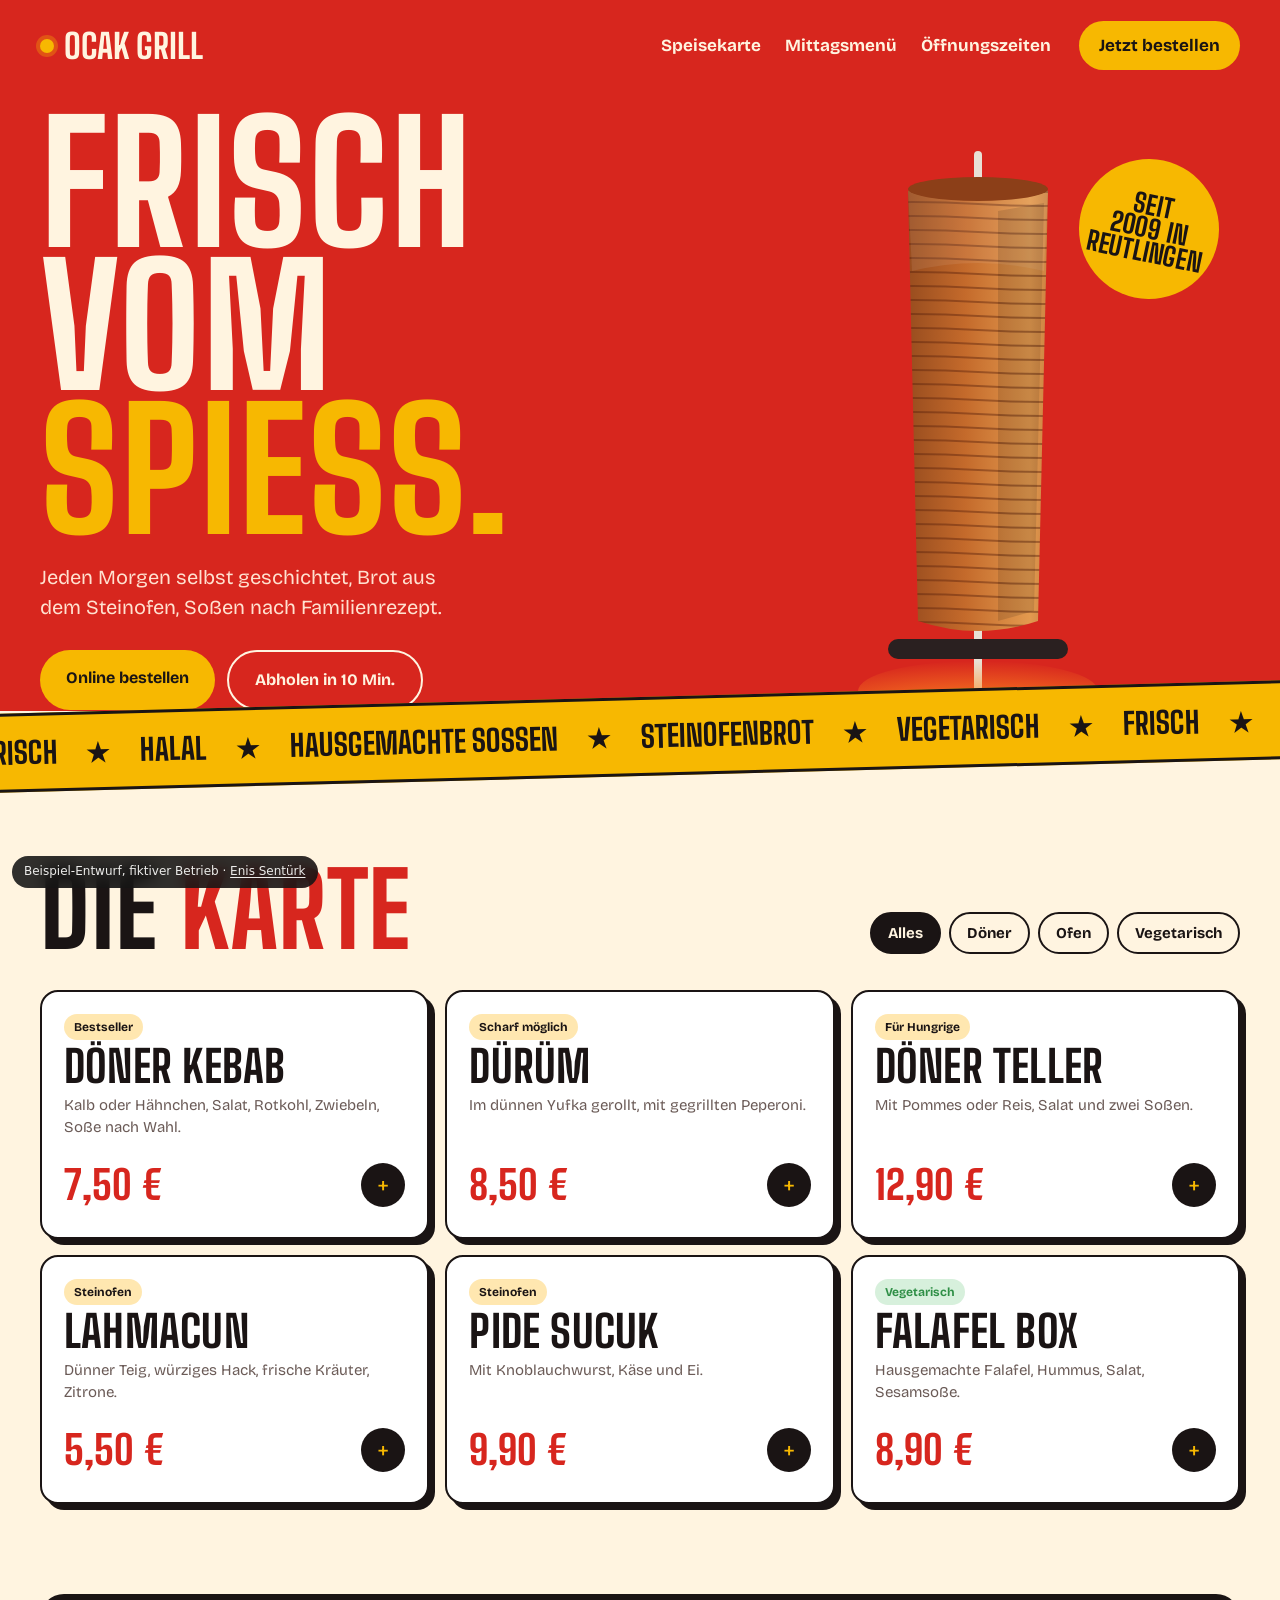
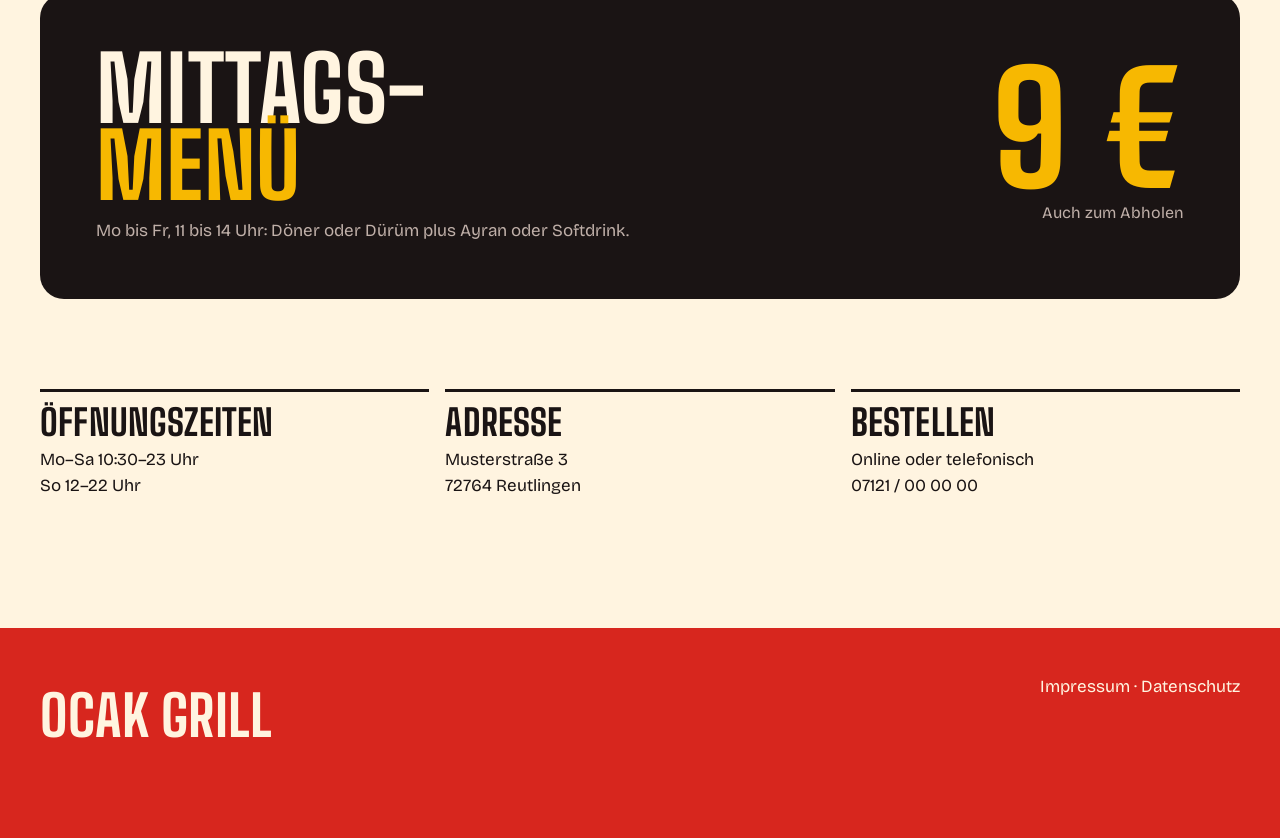
<file: demos/doener.html>
<!doctype html>
<html lang="de">
<head>
<meta charset="utf-8">
<meta name="viewport" content="width=device-width, initial-scale=1">
<title>Ocak Grill – Döner &amp; Grill (Beispiel-Entwurf)</title>
<meta name="robots" content="noindex">
<link rel="stylesheet" href="demo.css">
<style>
@font-face{font-family:"Big Shoulders";src:url(fonts/BigShoulders-Bold.woff) format("woff");font-weight:700;font-display:swap}
@font-face{font-family:"Bricolage";src:url(fonts/BricolageGrotesque-Regular.woff) format("woff");font-weight:400;font-display:swap}
@font-face{font-family:"Bricolage";src:url(fonts/BricolageGrotesque-Bold.woff) format("woff");font-weight:700;font-display:swap}
:root{--red:#D7261E;--red-d:#A9170F;--cream:#FFF4E0;--ink:#1A1414;--yellow:#F7B801;--green:#2F8F46;--brown:#7A3E1D}
body{background:var(--cream);color:var(--ink);font:400 17px/1.5 "Bricolage",sans-serif}
.w{max-width:1280px;margin:0 auto;padding:0 clamp(16px,4vw,40px)}
h1,h2,h3{font-family:"Big Shoulders",sans-serif;font-weight:700;text-transform:uppercase;line-height:.86;letter-spacing:.005em}
.top{background:var(--red);color:var(--cream);position:relative;overflow:hidden}
nav{display:flex;align-items:center;gap:28px;padding:20px 0;font-weight:700}
.logo{font-family:"Big Shoulders",sans-serif;font-size:34px;text-transform:uppercase;margin-right:auto;display:flex;align-items:center;gap:10px}
.logo i{width:14px;height:14px;border-radius:50%;background:var(--yellow);box-shadow:0 0 0 4px rgba(247,184,1,.3)}
nav .links{display:flex;gap:24px}
.order{background:var(--yellow);color:var(--ink);padding:12px 20px;border-radius:999px}
.hero{display:grid;grid-template-columns:1.25fr 1fr;align-items:center;gap:20px;padding:20px 0 0;min-height:620px}
.hero h1{font-size:clamp(84px,13vw,200px)}
.hero h1 span{color:var(--yellow)}
.hero p{font-size:20px;max-width:440px;margin:20px 0 28px;color:#FFE1D0}
.cta{display:flex;gap:12px;flex-wrap:wrap}
.btn{padding:16px 26px;border-radius:999px;font-weight:700;font-size:16px}
.btn--y{background:var(--yellow);color:var(--ink)}
.btn--o{border:2px solid var(--cream)}
.spit{position:relative;height:100%;min-height:520px;display:flex;justify-content:center;align-items:flex-end}
.spit svg{height:560px;width:auto}
.sticker{position:absolute;right:4%;top:8%;width:140px;height:140px;border-radius:50%;background:var(--yellow);color:var(--ink);display:grid;place-items:center;text-align:center;font-family:"Big Shoulders",sans-serif;text-transform:uppercase;font-size:26px;line-height:.9;transform:rotate(12deg)}
.ribbon{background:var(--yellow);color:var(--ink);overflow:hidden;white-space:nowrap;transform:rotate(-1.5deg);margin:-14px -20px 0;position:relative;z-index:2;border-block:3px solid var(--ink)}
.ribbon div{display:inline-flex;gap:28px;padding:14px 0;font-family:"Big Shoulders",sans-serif;font-size:30px;text-transform:uppercase;animation:run 22s linear infinite}
@keyframes run{to{transform:translateX(-50%)}}
section{padding:90px 0}
.head{display:flex;justify-content:space-between;align-items:end;gap:20px;margin-bottom:36px}
.head h2{font-size:clamp(64px,8vw,120px)}
.head h2 span{color:var(--red)}
.tabs{display:flex;gap:8px;flex-wrap:wrap}
.tab{border:2px solid var(--ink);border-radius:999px;padding:8px 16px;font-weight:700;font-size:15px;background:transparent;cursor:pointer}
.tab.on{background:var(--ink);color:var(--cream)}
.menu{display:grid;grid-template-columns:repeat(3,1fr);gap:16px}
.item{background:#fff;border:2px solid var(--ink);border-radius:18px;padding:22px;display:flex;flex-direction:column;gap:8px;box-shadow:6px 6px 0 var(--ink);transition:transform .2s}
.item:hover{transform:translate(-2px,-2px)}
.item .tag{align-self:flex-start;font-size:12px;font-weight:700;padding:4px 10px;border-radius:999px;background:#FFE7B0}
.item .tag.v{background:#D7F0DC;color:var(--green)}
.item h3{font-size:44px}
.item p{font-size:15px;color:#6B5B57;flex:1}
.item .pr{display:flex;justify-content:space-between;align-items:center;margin-top:8px}
.item .pr b{font-family:"Big Shoulders",sans-serif;font-size:40px;color:var(--red)}
.item .pr button{width:44px;height:44px;border-radius:50%;border:0;background:var(--ink);color:var(--yellow);font-size:24px;cursor:pointer}
.deal{background:var(--ink);color:var(--cream);border-radius:24px;padding:clamp(28px,5vw,56px);display:grid;grid-template-columns:1.3fr 1fr;gap:28px;align-items:center}
.deal h2{font-size:clamp(56px,7vw,104px)}.deal h2 span{color:var(--yellow)}
.deal .price{font-family:"Big Shoulders",sans-serif;font-size:clamp(90px,12vw,170px);color:var(--yellow);line-height:.8;text-align:right}
.deal small{display:block;font-family:"Bricolage",sans-serif;font-size:16px;color:#BFAFA8;text-align:right;margin-top:10px}
.info{display:grid;grid-template-columns:repeat(3,1fr);gap:16px}
.info div{border-top:3px solid var(--ink);padding-top:16px}
.info h3{font-size:36px;margin-bottom:8px}
footer{background:var(--red);color:var(--cream);padding:46px 0 80px;margin-top:40px}
footer .w{display:flex;justify-content:space-between;flex-wrap:wrap;gap:20px}
footer .logo{font-size:56px}
.cart{position:fixed;right:16px;bottom:16px;background:var(--ink);color:var(--yellow);border-radius:999px;padding:14px 20px;font-weight:700;display:none;z-index:50}
.cart.show{display:block}
@media(max-width:900px){nav .links{display:none}.menu{grid-template-columns:1fr 1fr}}
@media(max-width:760px){.hero,.deal{grid-template-columns:1fr}.hero{min-height:0}.spit{min-height:330px}.spit svg{height:340px}.sticker{width:104px;height:104px;font-size:20px;top:2%}.menu,.info{grid-template-columns:1fr}.head{flex-direction:column;align-items:start}.deal .price,.deal small{text-align:left}section{padding:64px 0}}
</style>
</head>
<body>
<div class="top">
  <div class="w">
    <nav>
      <a class="logo" href="#"><i></i>Ocak Grill</a>
      <div class="links"><a href="#karte">Speisekarte</a><a href="#mittag">Mittagsmenü</a><a href="#info">Öffnungszeiten</a></div>
      <a class="order" href="#karte">Jetzt bestellen</a>
    </nav>
    <header class="hero">
      <div>
        <h1>Frisch<br>vom <span>Spieß.</span></h1>
        <p>Jeden Morgen selbst geschichtet, Brot aus dem Steinofen, Soßen nach Familienrezept.</p>
        <div class="cta"><a class="btn btn--y" href="#karte">Online bestellen</a><a class="btn btn--o" href="#info">Abholen in 10 Min.</a></div>
      </div>
      <div class="spit" aria-hidden="true">
        <svg viewBox="0 0 260 560">
          <defs>
            <linearGradient id="meat" x1="0" x2="1"><stop offset="0" stop-color="#6B2E12"/><stop offset=".45" stop-color="#C46A2B"/><stop offset=".7" stop-color="#E39A4F"/><stop offset="1" stop-color="#7A3417"/></linearGradient>
            <pattern id="layers" width="260" height="14" patternUnits="userSpaceOnUse"><rect width="260" height="14" fill="url(#meat)"/><path d="M0 11 Q65 7 130 11 T260 11" stroke="#5A220C" stroke-opacity=".45" stroke-width="2" fill="none"/></pattern>
            <radialGradient id="fire" cx=".5" cy="1" r="1"><stop offset="0" stop-color="#FFD54A"/><stop offset=".5" stop-color="#FF8A1F"/><stop offset="1" stop-color="#FF8A1F" stop-opacity="0"/></radialGradient>
          </defs>
          <rect x="126" y="0" width="8" height="560" rx="4" fill="#E8E1D6"/>
          <path d="M60 40 Q130 20 200 40 L190 470 Q130 490 70 470 Z" fill="url(#layers)"/>
          <path d="M60 40 Q130 20 200 40 L196 120 Q130 104 64 120 Z" fill="#fff" opacity=".08"/>
          <path d="M150 60 L196 52 L186 460 L150 470 Z" fill="#000" opacity=".12"/>
          <ellipse cx="130" cy="38" rx="70" ry="12" fill="#8C3F18"/>
          <rect x="40" y="488" width="180" height="20" rx="10" fill="#2A2020"/>
          <ellipse cx="130" cy="540" rx="120" ry="30" fill="url(#fire)" opacity=".6"/>
        </svg>
        <div class="sticker">Seit<br>2009 in<br>Reutlingen</div>
      </div>
    </header>
  </div>
</div>
<div class="ribbon" aria-hidden="true"><div><span>Frisch</span>★<span>Halal</span>★<span>Hausgemachte Soßen</span>★<span>Steinofenbrot</span>★<span>Vegetarisch</span>★<span>Frisch</span>★<span>Halal</span>★<span>Hausgemachte Soßen</span>★<span>Steinofenbrot</span>★<span>Vegetarisch</span>★</div></div>

<div class="w">
  <section id="karte">
    <div class="head"><h2>Die <span>Karte</span></h2>
      <div class="tabs" role="tablist"><button class="tab on" data-f="all">Alles</button><button class="tab" data-f="d">Döner</button><button class="tab" data-f="o">Ofen</button><button class="tab" data-f="v">Vegetarisch</button></div>
    </div>
    <div class="menu">
      <article class="item" data-c="d"><span class="tag">Bestseller</span><h3>Döner Kebab</h3><p>Kalb oder Hähnchen, Salat, Rotkohl, Zwiebeln, Soße nach Wahl.</p><div class="pr"><b>7,50 €</b><button aria-label="In den Warenkorb">+</button></div></article>
      <article class="item" data-c="d"><span class="tag">Scharf möglich</span><h3>Dürüm</h3><p>Im dünnen Yufka gerollt, mit gegrillten Peperoni.</p><div class="pr"><b>8,50 €</b><button aria-label="In den Warenkorb">+</button></div></article>
      <article class="item" data-c="d"><span class="tag">Für Hungrige</span><h3>Döner Teller</h3><p>Mit Pommes oder Reis, Salat und zwei Soßen.</p><div class="pr"><b>12,90 €</b><button aria-label="In den Warenkorb">+</button></div></article>
      <article class="item" data-c="o"><span class="tag">Steinofen</span><h3>Lahmacun</h3><p>Dünner Teig, würziges Hack, frische Kräuter, Zitrone.</p><div class="pr"><b>5,50 €</b><button aria-label="In den Warenkorb">+</button></div></article>
      <article class="item" data-c="o"><span class="tag">Steinofen</span><h3>Pide Sucuk</h3><p>Mit Knoblauchwurst, Käse und Ei.</p><div class="pr"><b>9,90 €</b><button aria-label="In den Warenkorb">+</button></div></article>
      <article class="item" data-c="v"><span class="tag v">Vegetarisch</span><h3>Falafel Box</h3><p>Hausgemachte Falafel, Hummus, Salat, Sesamsoße.</p><div class="pr"><b>8,90 €</b><button aria-label="In den Warenkorb">+</button></div></article>
    </div>
  </section>

  <section id="mittag" style="padding-top:0">
    <div class="deal">
      <div><h2>Mittags-<br><span>Menü</span></h2><p style="color:#BFAFA8;margin-top:14px">Mo bis Fr, 11 bis 14 Uhr: Döner oder Dürüm plus Ayran oder Softdrink.</p></div>
      <div><div class="price">9 €</div><small>Auch zum Abholen</small></div>
    </div>
  </section>

  <section id="info" style="padding-top:0">
    <div class="info">
      <div><h3>Öffnungszeiten</h3><p>Mo–Sa 10:30–23 Uhr<br>So 12–22 Uhr</p></div>
      <div><h3>Adresse</h3><p>Musterstraße 3<br>72764 Reutlingen</p></div>
      <div><h3>Bestellen</h3><p>Online oder telefonisch<br>07121 / 00 00 00</p></div>
    </div>
  </section>
</div>
<footer><div class="w"><span class="logo">Ocak Grill</span><span>Impressum · Datenschutz</span></div></footer>
<a class="cart" href="#karte">🛒 <span>0</span> Artikel · Bestellen</a>
<div class="demo-badge">Beispiel-Entwurf, fiktiver Betrieb · <a href="../index.html#beispiele">Enis Sentürk</a></div>
<script>
if(location.search.includes('shot'))document.documentElement.classList.add('shot');
document.querySelector('.tabs').addEventListener('click',e=>{const t=e.target.closest('.tab');if(!t)return;document.querySelectorAll('.tab').forEach(x=>x.classList.toggle('on',x===t));document.querySelectorAll('.item').forEach(i=>i.style.display=(t.dataset.f==='all'||i.dataset.c===t.dataset.f)?'':'none')});
let n=0;const cart=document.querySelector('.cart');document.querySelectorAll('.item button').forEach(b=>b.addEventListener('click',()=>{n++;cart.querySelector('span').textContent=n;cart.classList.add('show')}));
</script>
</body>
</html>
</file>
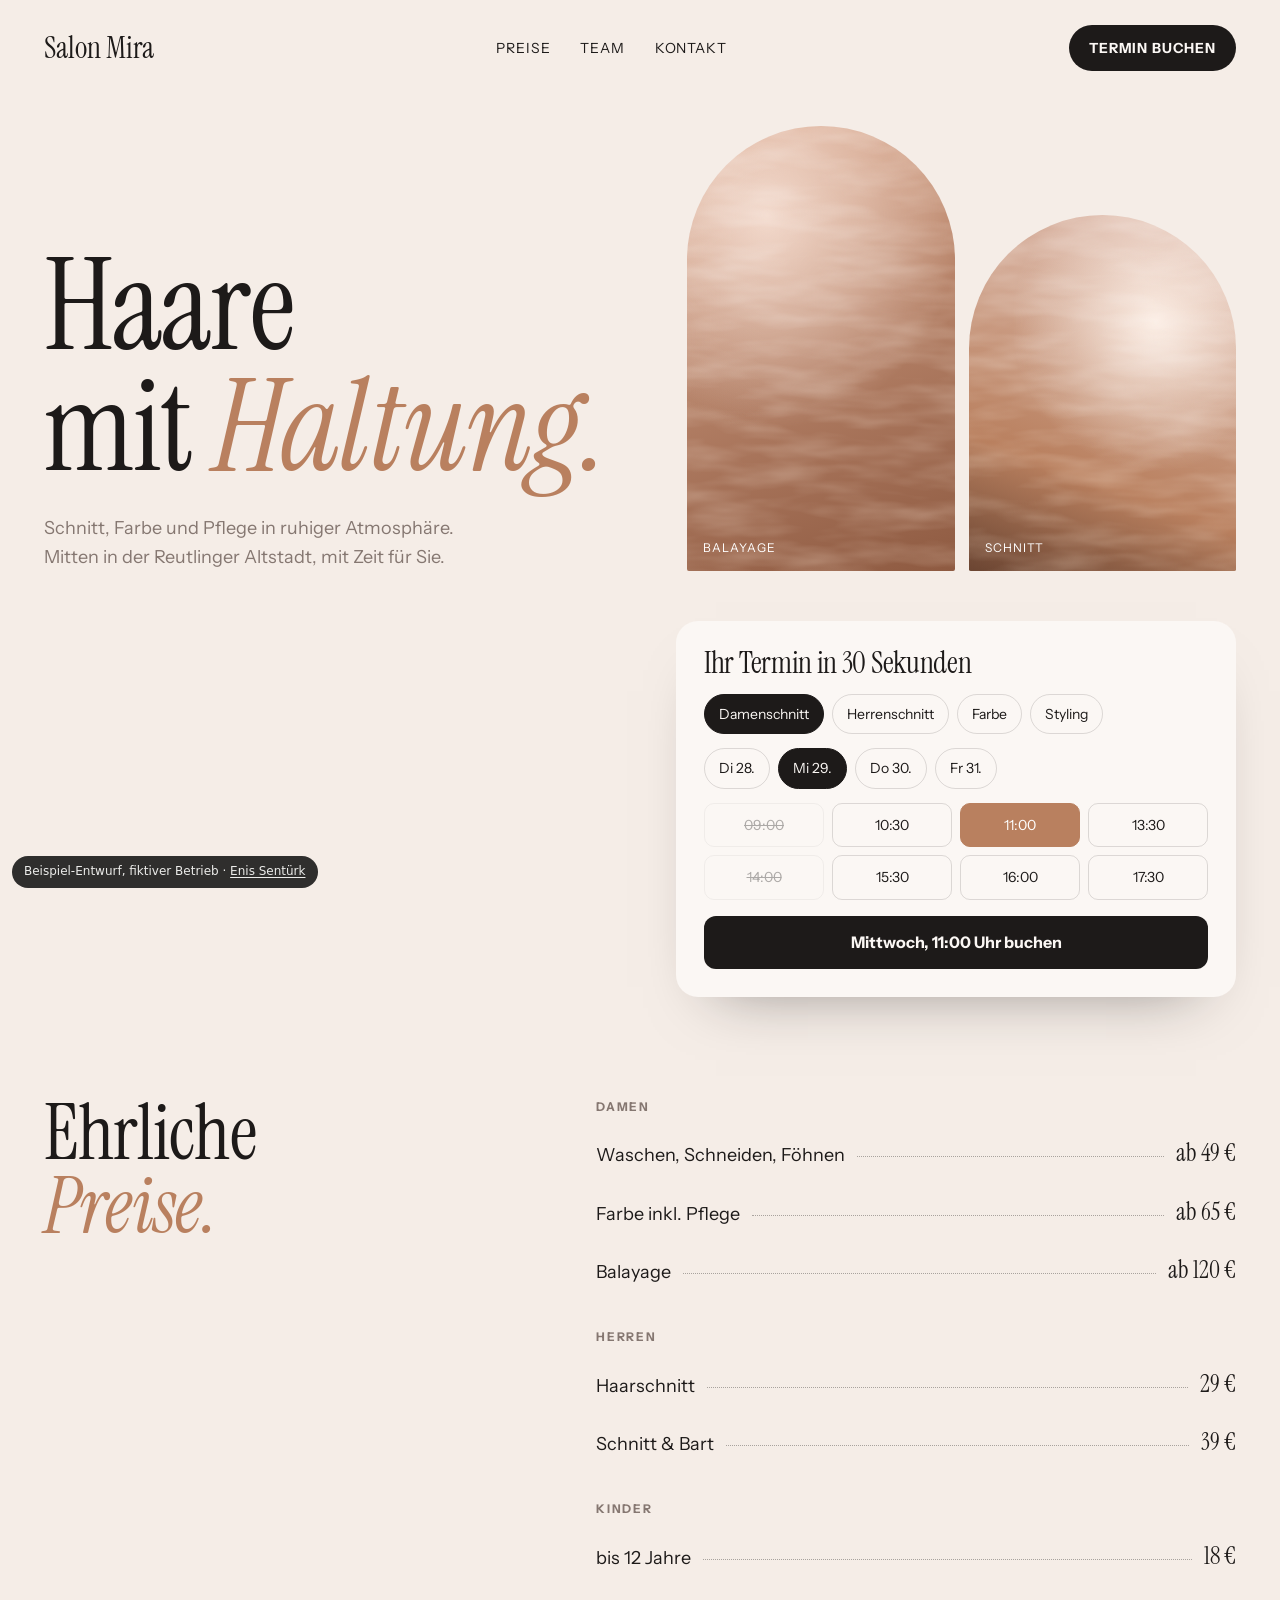
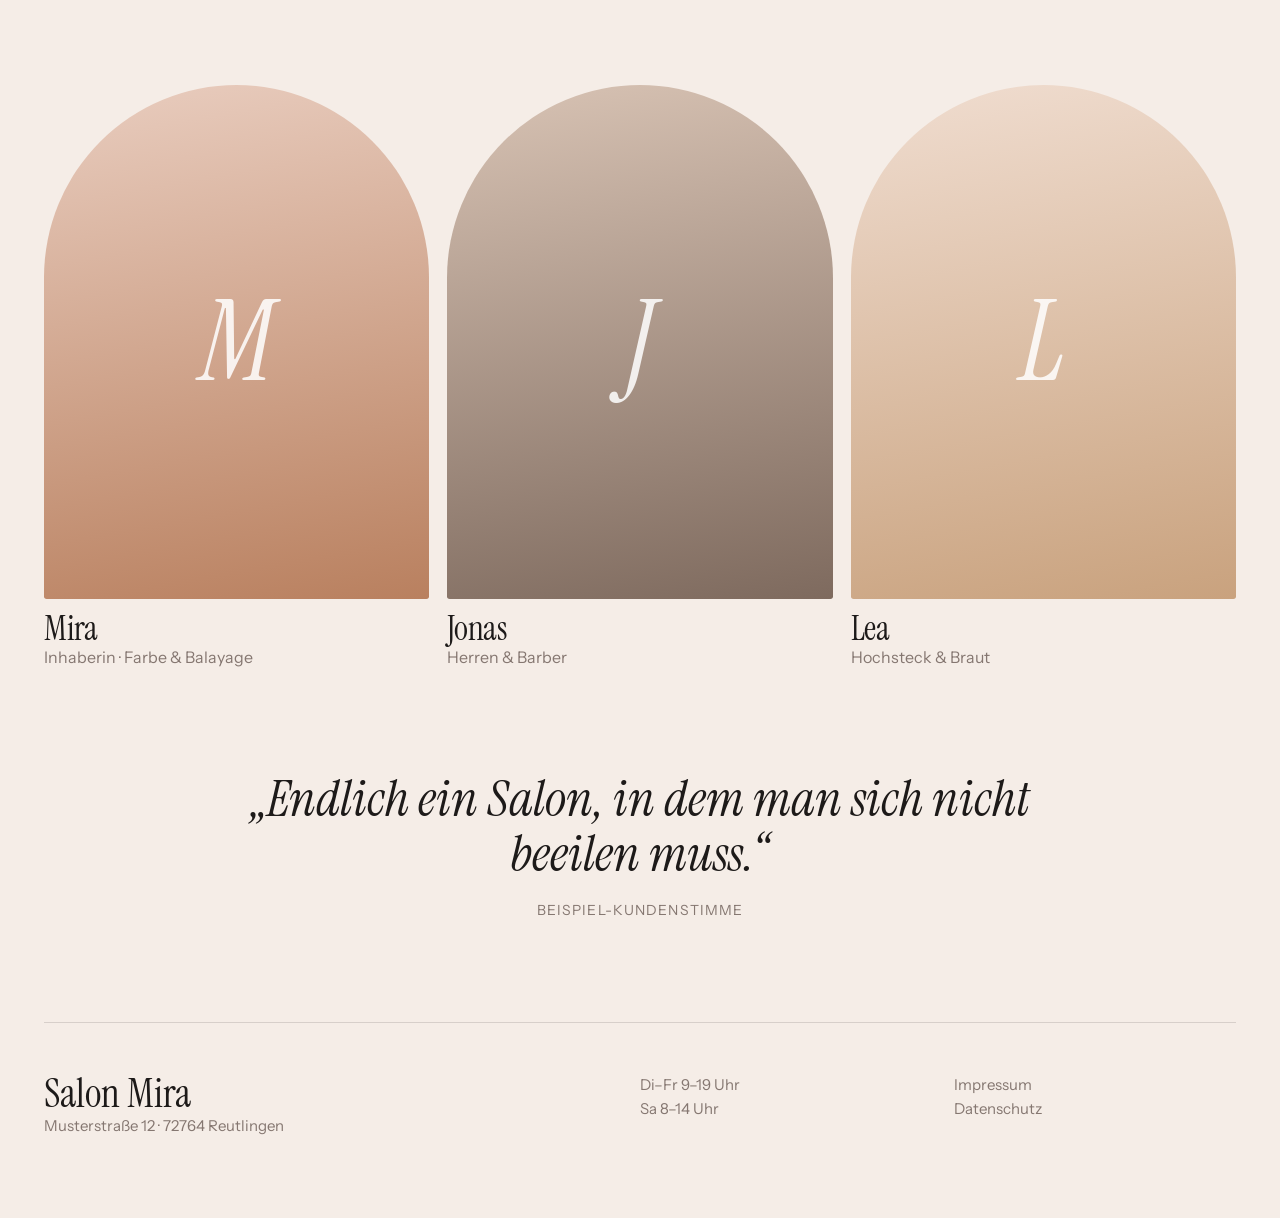
<file: demos/friseur.html>
<!doctype html>
<html lang="de">
<head>
<meta charset="utf-8">
<meta name="viewport" content="width=device-width, initial-scale=1">
<title>Salon Mira – Friseur (Beispiel-Entwurf)</title>
<meta name="robots" content="noindex">
<link rel="stylesheet" href="demo.css">
<style>
@font-face{font-family:"Instrument Serif";src:url(fonts/InstrumentSerif-Regular.woff) format("woff");font-display:swap}
@font-face{font-family:"Instrument Serif";src:url(fonts/InstrumentSerif-Italic.woff) format("woff");font-style:italic;font-display:swap}
@font-face{font-family:"Instrument Sans";src:url(fonts/InstrumentSans-Regular.woff) format("woff");font-weight:400;font-display:swap}
@font-face{font-family:"Instrument Sans";src:url(fonts/InstrumentSans-Bold.woff) format("woff");font-weight:700;font-display:swap}
:root{--bg:#F5EDE7;--paper:#FBF7F4;--ink:#1D1A19;--muted:#857771;--rose:#E2C2B5;--clay:#B9805F;--gold:#C9A27E;--line:rgba(29,26,25,.14)}
body{background:var(--bg);color:var(--ink);font:400 16px/1.6 "Instrument Sans",sans-serif}
.w{max-width:1280px;margin:0 auto;padding:0 clamp(16px,4vw,44px)}
h1,h2,h3{font-family:"Instrument Serif",serif;font-weight:400;line-height:.95;letter-spacing:-.01em}
em{font-style:italic}
nav{display:flex;align-items:center;justify-content:space-between;padding:24px 0;font-size:14px;letter-spacing:.06em;text-transform:uppercase}
nav .logo{font-family:"Instrument Serif",serif;font-size:30px;letter-spacing:0;text-transform:none}
nav .links{display:flex;gap:30px}
.book{background:var(--ink);color:var(--paper);padding:12px 20px;border-radius:999px;font-weight:700}
.hero{display:grid;grid-template-columns:1.1fr 1fr;gap:40px;padding:30px 0 90px;align-items:end}
.hero h1{font-size:clamp(70px,10vw,160px)}
.hero h1 em{color:var(--clay)}
.hero p{max-width:420px;color:var(--muted);font-size:18px;margin:26px 0 0}
.arches{display:grid;grid-template-columns:1fr 1fr;gap:14px;align-items:end}
.arch{border-radius:999px 999px 14px 14px;overflow:hidden;position:relative}
.arch:nth-child(1){aspect-ratio:3/5;background:radial-gradient(120% 80% at 30% 20%,#F2D9CC,transparent 60%),linear-gradient(160deg,#D9A68B,#8E5A41)}
.arch:nth-child(2){aspect-ratio:3/4;background:radial-gradient(90% 70% at 70% 30%,#FBEDE4,transparent 60%),linear-gradient(200deg,#E2C2B5,#B9805F 70%,#6B4532)}
.arch svg{position:absolute;inset:0;width:100%;height:100%;mix-blend-mode:soft-light;opacity:.9}
.arch span{position:absolute;left:16px;bottom:14px;font-size:12px;letter-spacing:.08em;text-transform:uppercase;color:#fff}
.booking{background:var(--paper);border-radius:22px;padding:28px;box-shadow:0 30px 60px -40px rgba(29,26,25,.5);margin-top:-40px;position:relative;z-index:2;max-width:560px;margin-left:auto}
.booking h3{font-size:30px;margin-bottom:16px}
.pills{display:flex;gap:8px;flex-wrap:wrap;margin-bottom:14px}
.pill{border:1px solid var(--line);border-radius:999px;padding:8px 14px;font-size:14px;background:transparent;cursor:pointer}
.pill.on{background:var(--ink);color:var(--paper);border-color:var(--ink)}
.slots{display:grid;grid-template-columns:repeat(4,1fr);gap:8px}
.slot{border:1px solid var(--line);border-radius:10px;padding:10px 0;text-align:center;font-size:14px;cursor:pointer;background:transparent}
.slot.on{background:var(--clay);color:#fff;border-color:var(--clay)}
.slot.off{opacity:.35;text-decoration:line-through;cursor:default}
.booking .go{display:block;margin-top:16px;text-align:center;background:var(--ink);color:var(--paper);border-radius:12px;padding:14px;font-weight:700}
section{padding:100px 0}
.split{display:grid;grid-template-columns:1fr 1.3fr;gap:60px}
.split h2{font-size:clamp(48px,6vw,92px)}
.split h2 em{color:var(--clay)}
.prices h4{font-size:12px;letter-spacing:.14em;text-transform:uppercase;color:var(--muted);margin:28px 0 8px}
.prices h4:first-child{margin-top:0}
.row{display:flex;align-items:baseline;gap:12px;padding:10px 0;font-size:18px}
.row i{flex:1;border-bottom:1px dotted rgba(29,26,25,.35);transform:translateY(-4px)}
.row b{font-weight:400;font-family:"Instrument Serif",serif;font-size:24px}
.team{display:grid;grid-template-columns:repeat(3,1fr);gap:18px}
.member .arch{aspect-ratio:3/4;display:grid;place-items:center}
.member:nth-child(1) .arch{background:linear-gradient(170deg,#E9CDBF,#B9805F)}
.member:nth-child(2) .arch{background:linear-gradient(170deg,#D8C3B4,#7E6A5E)}
.member:nth-child(3) .arch{background:linear-gradient(170deg,#F0DDD0,#C9A27E)}
.member .arch b{font-family:"Instrument Serif",serif;font-style:italic;font-weight:400;font-size:110px;color:rgba(255,255,255,.85)}
.member h3{font-size:34px;margin-top:14px}.member p{color:var(--muted)}
.quote{text-align:center;max-width:900px;margin:0 auto}
.quote p{font-family:"Instrument Serif",serif;font-style:italic;font-size:clamp(32px,4vw,56px);line-height:1.08}
.quote span{display:block;margin-top:18px;color:var(--muted);font-size:14px;letter-spacing:.08em;text-transform:uppercase}
footer{border-top:1px solid var(--line);padding:50px 0 80px;display:grid;grid-template-columns:2fr 1fr 1fr;gap:32px;color:var(--muted);font-size:15px}
footer .logo{font-family:"Instrument Serif",serif;font-size:40px;color:var(--ink);line-height:1}
@media(max-width:900px){nav .links{display:none}}
@media(max-width:760px){.hero,.split,footer{grid-template-columns:1fr}.hero{padding-bottom:60px}.team{grid-template-columns:1fr 1fr}.member:nth-child(3){display:none}section{padding:70px 0}.booking{margin-top:-24px}.slots{grid-template-columns:repeat(3,1fr)}}
</style>
</head>
<body>
<svg width="0" height="0" style="position:absolute" aria-hidden="true"><filter id="hair"><feTurbulence type="fractalNoise" baseFrequency="0.012 0.05" numOctaves="3" seed="7"/><feColorMatrix values="0 0 0 0 1  0 0 0 0 1  0 0 0 0 1  1.2 0 0 0 -.45"/></filter></svg>
<div class="w">
  <nav>
    <a class="logo" href="#">Salon Mira</a>
    <div class="links"><a href="#preise">Preise</a><a href="#team">Team</a><a href="#kontakt">Kontakt</a></div>
    <a class="book" href="#termin">Termin buchen</a>
  </nav>

  <header class="hero">
    <div>
      <h1>Haare<br>mit <em>Haltung.</em></h1>
      <p>Schnitt, Farbe und Pflege in ruhiger Atmosphäre. Mitten in der Reutlinger Altstadt, mit Zeit für Sie.</p>
    </div>
    <div class="arches">
      <div class="arch"><svg><rect width="100%" height="100%" filter="url(#hair)"/></svg><span>Balayage</span></div>
      <div class="arch"><svg><rect width="100%" height="100%" filter="url(#hair)"/></svg><span>Schnitt</span></div>
    </div>
  </header>

  <div class="booking" id="termin">
    <h3>Ihr Termin in 30 Sekunden</h3>
    <div class="pills"><button class="pill on">Damenschnitt</button><button class="pill">Herrenschnitt</button><button class="pill">Farbe</button><button class="pill">Styling</button></div>
    <div class="pills"><button class="pill">Di 28.</button><button class="pill on">Mi 29.</button><button class="pill">Do 30.</button><button class="pill">Fr 31.</button></div>
    <div class="slots"><button class="slot off">09:00</button><button class="slot">10:30</button><button class="slot on">11:00</button><button class="slot">13:30</button><button class="slot off">14:00</button><button class="slot">15:30</button><button class="slot">16:00</button><button class="slot">17:30</button></div>
    <a class="go" href="#">Mittwoch, 11:00 Uhr buchen</a>
  </div>

  <section id="preise">
    <div class="split">
      <h2>Ehrliche<br><em>Preise.</em></h2>
      <div class="prices">
        <h4>Damen</h4>
        <div class="row">Waschen, Schneiden, Föhnen<i></i><b>ab 49 €</b></div>
        <div class="row">Farbe inkl. Pflege<i></i><b>ab 65 €</b></div>
        <div class="row">Balayage<i></i><b>ab 120 €</b></div>
        <h4>Herren</h4>
        <div class="row">Haarschnitt<i></i><b>29 €</b></div>
        <div class="row">Schnitt &amp; Bart<i></i><b>39 €</b></div>
        <h4>Kinder</h4>
        <div class="row">bis 12 Jahre<i></i><b>18 €</b></div>
      </div>
    </div>
  </section>

  <section id="team" style="padding-top:0">
    <div class="team">
      <div class="member"><div class="arch"><b>M</b></div><h3>Mira</h3><p>Inhaberin · Farbe &amp; Balayage</p></div>
      <div class="member"><div class="arch"><b>J</b></div><h3>Jonas</h3><p>Herren &amp; Barber</p></div>
      <div class="member"><div class="arch"><b>L</b></div><h3>Lea</h3><p>Hochsteck &amp; Braut</p></div>
    </div>
  </section>

  <section style="padding-top:0">
    <div class="quote"><p>„Endlich ein Salon, in dem man sich nicht beeilen muss.“</p><span>Beispiel-Kundenstimme</span></div>
  </section>

  <footer id="kontakt">
    <div><span class="logo">Salon Mira</span><br>Musterstraße 12 · 72764 Reutlingen</div>
    <div>Di–Fr 9–19 Uhr<br>Sa 8–14 Uhr</div>
    <div>Impressum<br>Datenschutz</div>
  </footer>
</div>
<div class="demo-badge">Beispiel-Entwurf, fiktiver Betrieb · <a href="../index.html#beispiele">Enis Sentürk</a></div>
<script>
if(location.search.includes('shot'))document.documentElement.classList.add('shot');
document.querySelectorAll('.pills').forEach(g=>g.addEventListener('click',e=>{const b=e.target.closest('.pill');if(!b)return;g.querySelectorAll('.pill').forEach(x=>x.classList.remove('on'));b.classList.add('on');upd()}));
const slots=document.querySelector('.slots');slots.addEventListener('click',e=>{const b=e.target.closest('.slot');if(!b||b.classList.contains('off'))return;slots.querySelectorAll('.slot').forEach(x=>x.classList.remove('on'));b.classList.add('on');upd()});
function upd(){const d=document.querySelectorAll('.pills')[1].querySelector('.on').textContent;const t=slots.querySelector('.on');document.querySelector('.go').textContent=(t?d+', '+t.textContent+' Uhr buchen':'Uhrzeit wählen')}
document.querySelector('.go').addEventListener('click',e=>{e.preventDefault();e.target.textContent='✓ Gebucht (Demo)'});
</script>
</body>
</html>
</file>
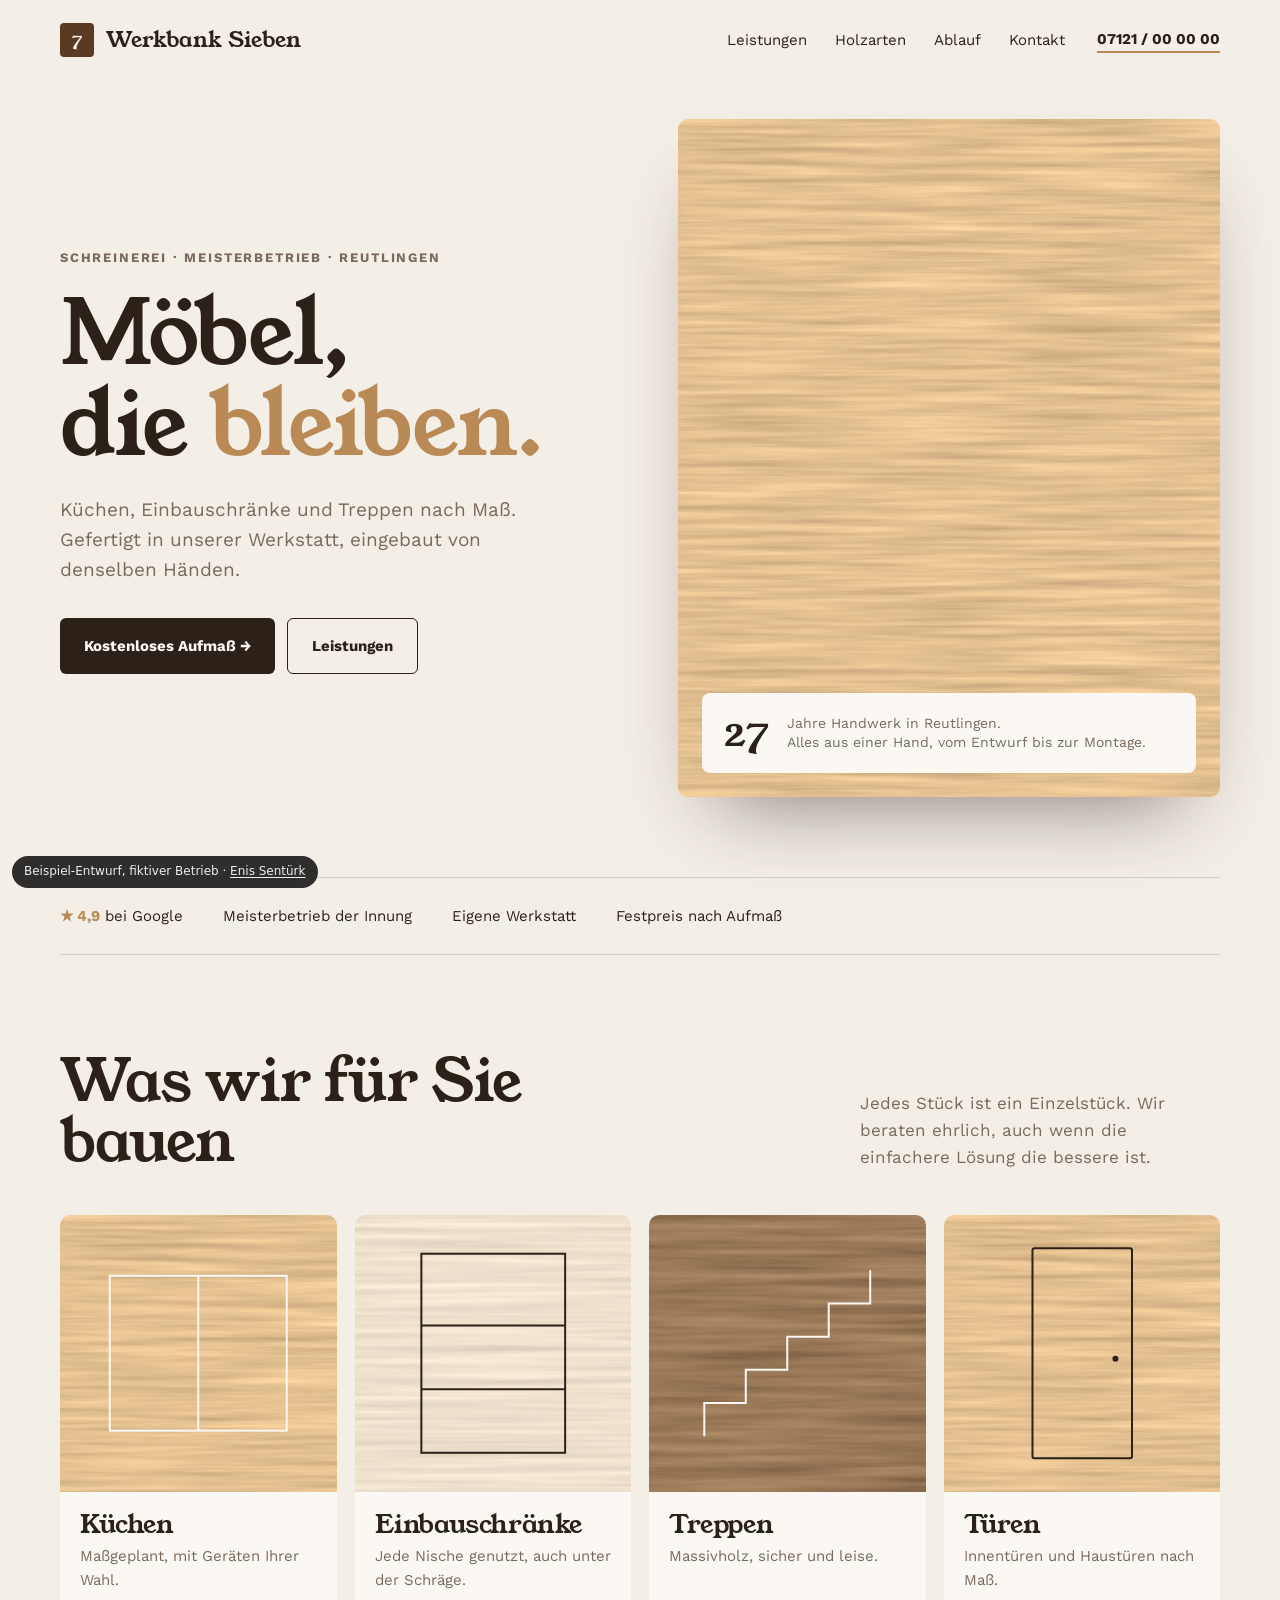
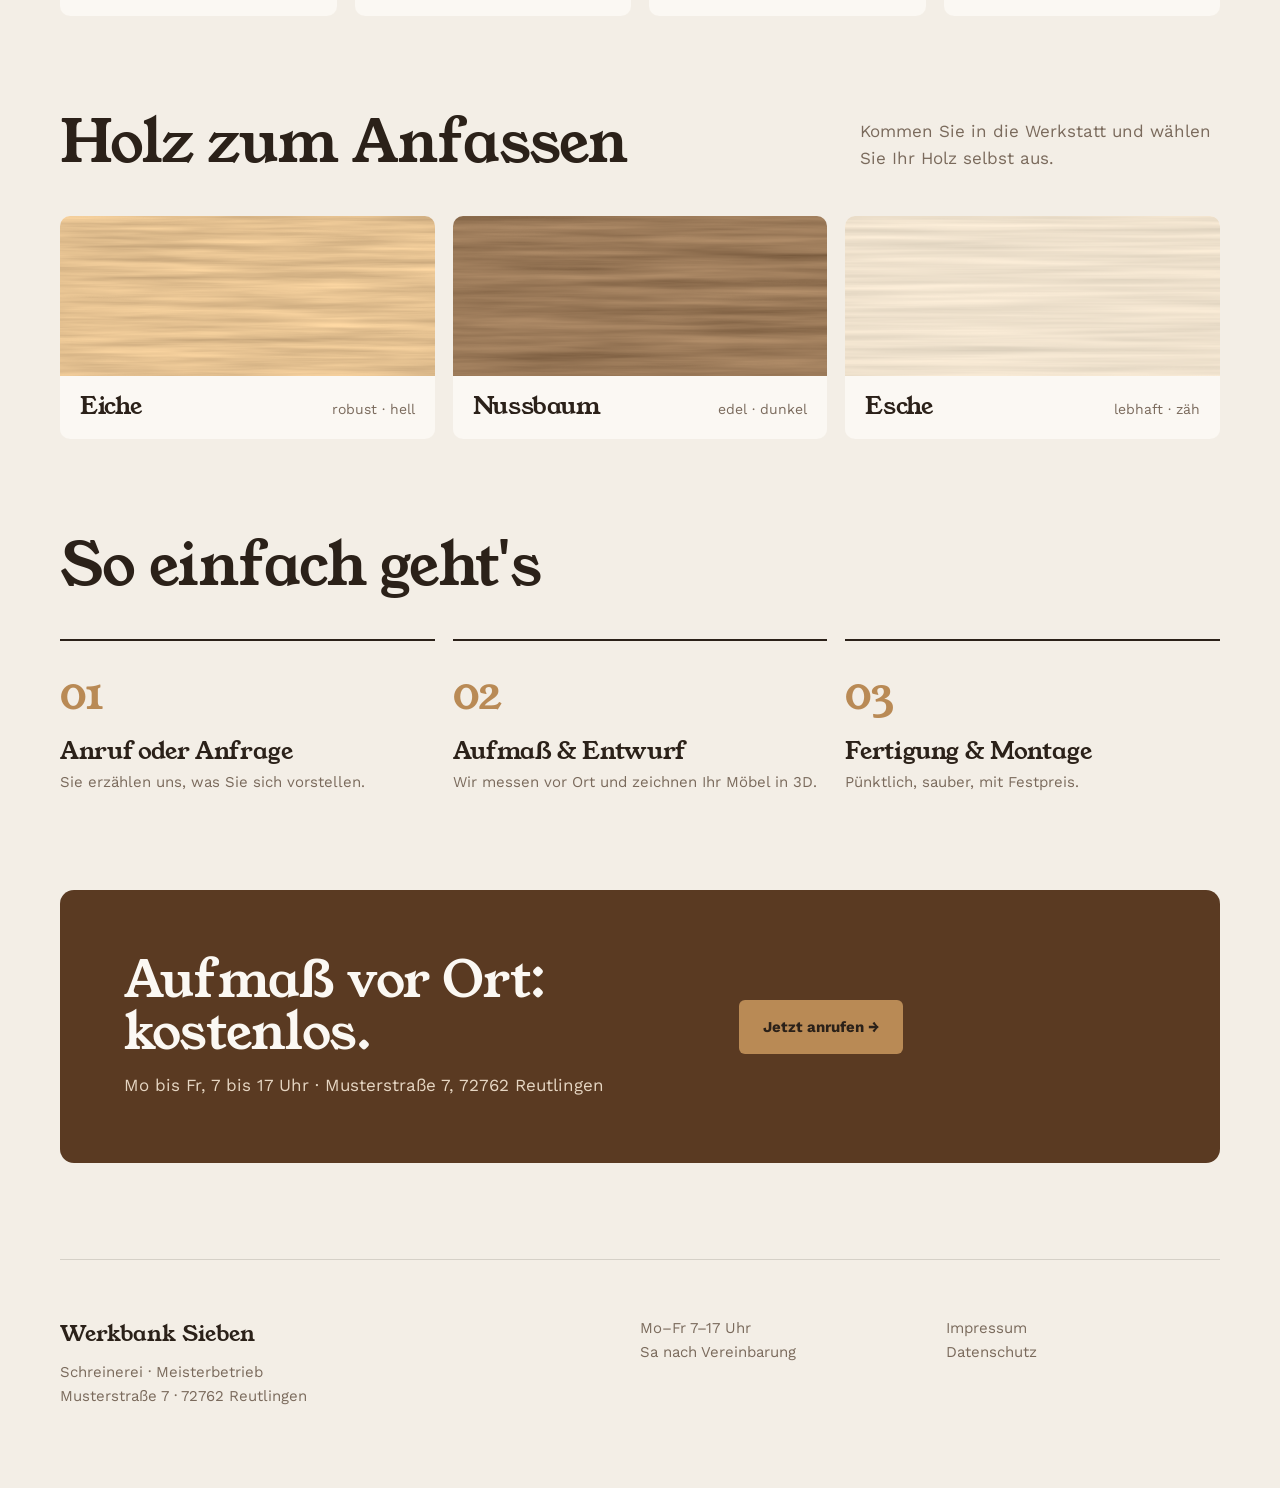
<file: demos/schreinerei.html>
<!doctype html>
<html lang="de">
<head>
<meta charset="utf-8">
<meta name="viewport" content="width=device-width, initial-scale=1">
<title>Werkbank Sieben – Schreinerei (Beispiel-Entwurf)</title>
<meta name="robots" content="noindex">
<link rel="stylesheet" href="demo.css">
<style>
@font-face{font-family:"Young Serif";src:url(fonts/YoungSerif-Regular.woff) format("woff");font-display:swap}
@font-face{font-family:"Work Sans";src:url(fonts/WorkSans-Regular.woff) format("woff");font-weight:400;font-display:swap}
@font-face{font-family:"Work Sans";src:url(fonts/WorkSans-Bold.woff) format("woff");font-weight:700;font-display:swap}
:root{--bg:#F3EEE6;--paper:#FBF8F3;--ink:#2B2119;--muted:#7A6A5C;--oak:#B98A55;--walnut:#5A3A22;--sage:#6E7F63;--line:rgba(43,33,25,.15)}
body{background:var(--bg);color:var(--ink);font:400 17px/1.6 "Work Sans",sans-serif}
.w{max-width:1240px;margin:0 auto;padding:0 clamp(16px,4vw,40px)}
h1,h2,h3{font-family:"Young Serif",serif;font-weight:400;line-height:1.02;letter-spacing:-.015em}
.btn{display:inline-flex;align-items:center;gap:10px;padding:15px 24px;border-radius:6px;font-weight:700;font-size:15px}
.btn--dark{background:var(--ink);color:var(--paper)}
.btn--line{border:1.5px solid var(--ink)}
nav{display:flex;align-items:center;gap:32px;padding:22px 0}
.logo{display:flex;align-items:center;gap:12px;font-family:"Young Serif",serif;font-size:22px;margin-right:auto}
.logo i{width:34px;height:34px;border-radius:4px;background:var(--walnut);display:grid;place-items:center;color:var(--paper);font-style:normal;font-size:18px}
nav .links{display:flex;gap:28px;font-size:15px}
nav .tel{font-weight:700;font-size:15px;border-bottom:2px solid var(--oak)}
.hero{display:grid;grid-template-columns:1.05fr 1fr;gap:48px;align-items:center;padding:40px 0 80px}
.hero .kick{font-size:13px;letter-spacing:.14em;text-transform:uppercase;color:var(--muted);font-weight:700}
.hero h1{font-size:clamp(52px,7vw,104px);margin:18px 0 24px}
.hero h1 em{font-style:normal;color:var(--oak)}
.hero p{max-width:470px;color:var(--muted);font-size:19px;margin-bottom:32px}
.hero .cta{display:flex;flex-wrap:wrap;gap:12px}
.panel{position:relative;aspect-ratio:4/5;border-radius:10px;overflow:hidden;box-shadow:0 40px 80px -40px rgba(43,33,25,.6)}
.panel svg{position:absolute;inset:0;width:100%;height:100%}
.panel .seal{position:absolute;left:24px;bottom:24px;right:24px;background:var(--paper);border-radius:8px;padding:20px 22px;display:flex;gap:18px;align-items:center}
.seal b{font-family:"Young Serif",serif;font-size:40px;font-weight:400;line-height:1}
.seal span{font-size:14px;color:var(--muted);line-height:1.4}
.trust{display:flex;flex-wrap:wrap;gap:12px 40px;padding:26px 0;border-top:1px solid var(--line);border-bottom:1px solid var(--line);font-size:15px}
.trust b{color:var(--oak)}
section{padding:96px 0}
.head{display:flex;justify-content:space-between;align-items:end;gap:24px;margin-bottom:44px}
.head h2{font-size:clamp(38px,4.6vw,64px);max-width:640px}
.head p{max-width:360px;color:var(--muted)}
.grid{display:grid;grid-template-columns:repeat(4,1fr);gap:18px}
.svc{background:var(--paper);border-radius:10px;overflow:hidden;display:flex;flex-direction:column}
.svc .img{aspect-ratio:1/1;position:relative}
.svc .img svg{position:absolute;inset:0;width:100%;height:100%}
.svc div.t{padding:20px 20px 24px}
.svc h3{font-size:26px;margin-bottom:6px}
.svc p{font-size:15px;color:var(--muted)}
.woods{display:grid;grid-template-columns:repeat(3,1fr);gap:18px}
.wood{border-radius:10px;overflow:hidden;background:var(--paper)}
.wood svg{width:100%;height:160px}
.wood div{padding:18px 20px;display:flex;justify-content:space-between;align-items:baseline}
.wood h3{font-size:24px}.wood span{font-size:14px;color:var(--muted)}
.band{background:var(--walnut);color:var(--paper);border-radius:14px;padding:clamp(32px,5vw,64px);display:grid;grid-template-columns:1.4fr 1fr;gap:32px;align-items:center}
.band h2{font-size:clamp(34px,4vw,56px)}
.band p{color:#E6D6C3;margin-top:14px}
.band .btn{background:var(--oak);color:var(--ink);justify-self:start}
.steps{display:grid;grid-template-columns:repeat(3,1fr);gap:18px;counter-reset:s}
.steps li{border-top:2px solid var(--ink);padding-top:18px}
.steps li::before{counter-increment:s;content:"0" counter(s);font-family:"Young Serif",serif;font-size:44px;color:var(--oak);display:block;margin-bottom:10px}
.steps h3{font-size:24px;margin-bottom:6px}.steps p{color:var(--muted);font-size:15px}
footer{padding:56px 0 80px;border-top:1px solid var(--line);display:grid;grid-template-columns:2fr 1fr 1fr;gap:32px;font-size:15px;color:var(--muted)}
footer strong{display:block;color:var(--ink);font-family:"Young Serif",serif;font-weight:400;font-size:22px;margin-bottom:8px}
@media(max-width:900px){.grid{grid-template-columns:1fr 1fr}nav .links{display:none}}
@media(max-width:760px){.hero,.band,footer{grid-template-columns:1fr}.hero{padding-top:8px}.panel{aspect-ratio:4/3}.head{flex-direction:column;align-items:start}.woods,.steps{grid-template-columns:1fr}section{padding:64px 0}nav .tel{display:none}}
</style>
</head>
<body>
<svg width="0" height="0" style="position:absolute" aria-hidden="true">
  <defs>
    <filter id="oak" x="0" y="0" width="100%" height="100%"><feTurbulence type="fractalNoise" baseFrequency="0.006 0.14" numOctaves="4" seed="4"/><feColorMatrix values="0.55 0 0 0 0.5  0.4 0 0 0 0.33  0.22 0 0 0 0.17  0 0 0 0 1"/></filter>
    <filter id="walnut" x="0" y="0" width="100%" height="100%"><feTurbulence type="fractalNoise" baseFrequency="0.005 0.11" numOctaves="4" seed="9"/><feColorMatrix values="0.32 0 0 0 0.17  0.21 0 0 0 0.09  0.12 0 0 0 0.04  0 0 0 0 1"/></filter>
    <filter id="ash" x="0" y="0" width="100%" height="100%"><feTurbulence type="fractalNoise" baseFrequency="0.004 0.16" numOctaves="3" seed="2"/><feColorMatrix values="0.35 0 0 0 0.68  0.3 0 0 0 0.6  0.25 0 0 0 0.48  0 0 0 0 1"/></filter>
  </defs>
</svg>

<div class="w">
  <nav>
    <a class="logo" href="#"><i>7</i>Werkbank Sieben</a>
    <div class="links"><a href="#leistungen">Leistungen</a><a href="#holz">Holzarten</a><a href="#ablauf">Ablauf</a><a href="#kontakt">Kontakt</a></div>
    <a class="tel" href="tel:+497121000000">07121 / 00 00 00</a>
  </nav>

  <header class="hero">
    <div>
      <span class="kick">Schreinerei · Meisterbetrieb · Reutlingen</span>
      <h1>Möbel,<br>die <em>bleiben.</em></h1>
      <p>Küchen, Einbauschränke und Treppen nach Maß. Gefertigt in unserer Werkstatt, eingebaut von denselben Händen.</p>
      <div class="cta"><a class="btn btn--dark" href="#kontakt">Kostenloses Aufmaß →</a><a class="btn btn--line" href="#leistungen">Leistungen</a></div>
    </div>
    <div class="panel">
      <svg preserveAspectRatio="none"><rect width="100%" height="100%" filter="url(#oak)"/></svg>
      <div class="seal"><b>27</b><span>Jahre Handwerk in Reutlingen.<br>Alles aus einer Hand, vom Entwurf bis zur Montage.</span></div>
    </div>
  </header>

  <div class="trust"><span><b>★ 4,9</b> bei Google</span><span>Meisterbetrieb der Innung</span><span>Eigene Werkstatt</span><span>Festpreis nach Aufmaß</span></div>

  <section id="leistungen">
    <div class="head"><h2>Was wir für Sie bauen</h2><p>Jedes Stück ist ein Einzelstück. Wir beraten ehrlich, auch wenn die einfachere Lösung die bessere ist.</p></div>
    <div class="grid">
      <article class="svc"><div class="img"><svg preserveAspectRatio="none"><rect width="100%" height="100%" filter="url(#oak)"/><rect x="18%" y="22%" width="64%" height="56%" fill="none" stroke="#FBF8F3" stroke-width="2"/><line x1="50%" y1="22%" x2="50%" y2="78%" stroke="#FBF8F3" stroke-width="2"/></svg></div><div class="t"><h3>Küchen</h3><p>Maßgeplant, mit Geräten Ihrer Wahl.</p></div></article>
      <article class="svc"><div class="img"><svg preserveAspectRatio="none"><rect width="100%" height="100%" filter="url(#ash)"/><rect x="24%" y="14%" width="52%" height="72%" fill="none" stroke="#2B2119" stroke-width="2"/><line x1="24%" y1="40%" x2="76%" y2="40%" stroke="#2B2119" stroke-width="2"/><line x1="24%" y1="63%" x2="76%" y2="63%" stroke="#2B2119" stroke-width="2"/></svg></div><div class="t"><h3>Einbauschränke</h3><p>Jede Nische genutzt, auch unter der Schräge.</p></div></article>
      <article class="svc"><div class="img"><svg preserveAspectRatio="none"><rect width="100%" height="100%" filter="url(#walnut)"/><svg viewBox="0 0 100 100" preserveAspectRatio="none"><path d="M20 80 L20 68 L35 68 L35 56 L50 56 L50 44 L65 44 L65 32 L80 32 L80 20" fill="none" stroke="#FBF8F3" stroke-width="2" vector-effect="non-scaling-stroke"/></svg></svg></div><div class="t"><h3>Treppen</h3><p>Massivholz, sicher und leise.</p></div></article>
      <article class="svc"><div class="img"><svg preserveAspectRatio="none"><rect width="100%" height="100%" filter="url(#oak)"/><rect x="32%" y="12%" width="36%" height="76%" rx="2" fill="none" stroke="#2B2119" stroke-width="2"/><circle cx="62%" cy="52%" r="3" fill="#2B2119"/></svg></div><div class="t"><h3>Türen</h3><p>Innentüren und Haustüren nach Maß.</p></div></article>
    </div>
  </section>

  <section id="holz" style="padding-top:0">
    <div class="head"><h2>Holz zum Anfassen</h2><p>Kommen Sie in die Werkstatt und wählen Sie Ihr Holz selbst aus.</p></div>
    <div class="woods">
      <div class="wood"><svg preserveAspectRatio="none"><rect width="100%" height="100%" filter="url(#oak)"/></svg><div><h3>Eiche</h3><span>robust · hell</span></div></div>
      <div class="wood"><svg preserveAspectRatio="none"><rect width="100%" height="100%" filter="url(#walnut)"/></svg><div><h3>Nussbaum</h3><span>edel · dunkel</span></div></div>
      <div class="wood"><svg preserveAspectRatio="none"><rect width="100%" height="100%" filter="url(#ash)"/></svg><div><h3>Esche</h3><span>lebhaft · zäh</span></div></div>
    </div>
  </section>

  <section id="ablauf" style="padding-top:0">
    <div class="head"><h2>So einfach geht's</h2></div>
    <ol class="steps">
      <li><h3>Anruf oder Anfrage</h3><p>Sie erzählen uns, was Sie sich vorstellen.</p></li>
      <li><h3>Aufmaß &amp; Entwurf</h3><p>Wir messen vor Ort und zeichnen Ihr Möbel in 3D.</p></li>
      <li><h3>Fertigung &amp; Montage</h3><p>Pünktlich, sauber, mit Festpreis.</p></li>
    </ol>
  </section>

  <section id="kontakt" style="padding-top:0">
    <div class="band">
      <div><h2>Aufmaß vor Ort: kostenlos.</h2><p>Mo bis Fr, 7 bis 17 Uhr · Musterstraße 7, 72762 Reutlingen</p></div>
      <a class="btn" href="tel:+497121000000">Jetzt anrufen →</a>
    </div>
  </section>

  <footer>
    <div><strong>Werkbank Sieben</strong>Schreinerei · Meisterbetrieb<br>Musterstraße 7 · 72762 Reutlingen</div>
    <div>Mo–Fr 7–17 Uhr<br>Sa nach Vereinbarung</div>
    <div>Impressum<br>Datenschutz</div>
  </footer>
</div>

<div class="demo-badge">Beispiel-Entwurf, fiktiver Betrieb · <a href="../index.html#beispiele">Enis Sentürk</a></div>
<script>if(location.search.includes('shot'))document.documentElement.classList.add('shot')</script>
</body>
</html>
</file>
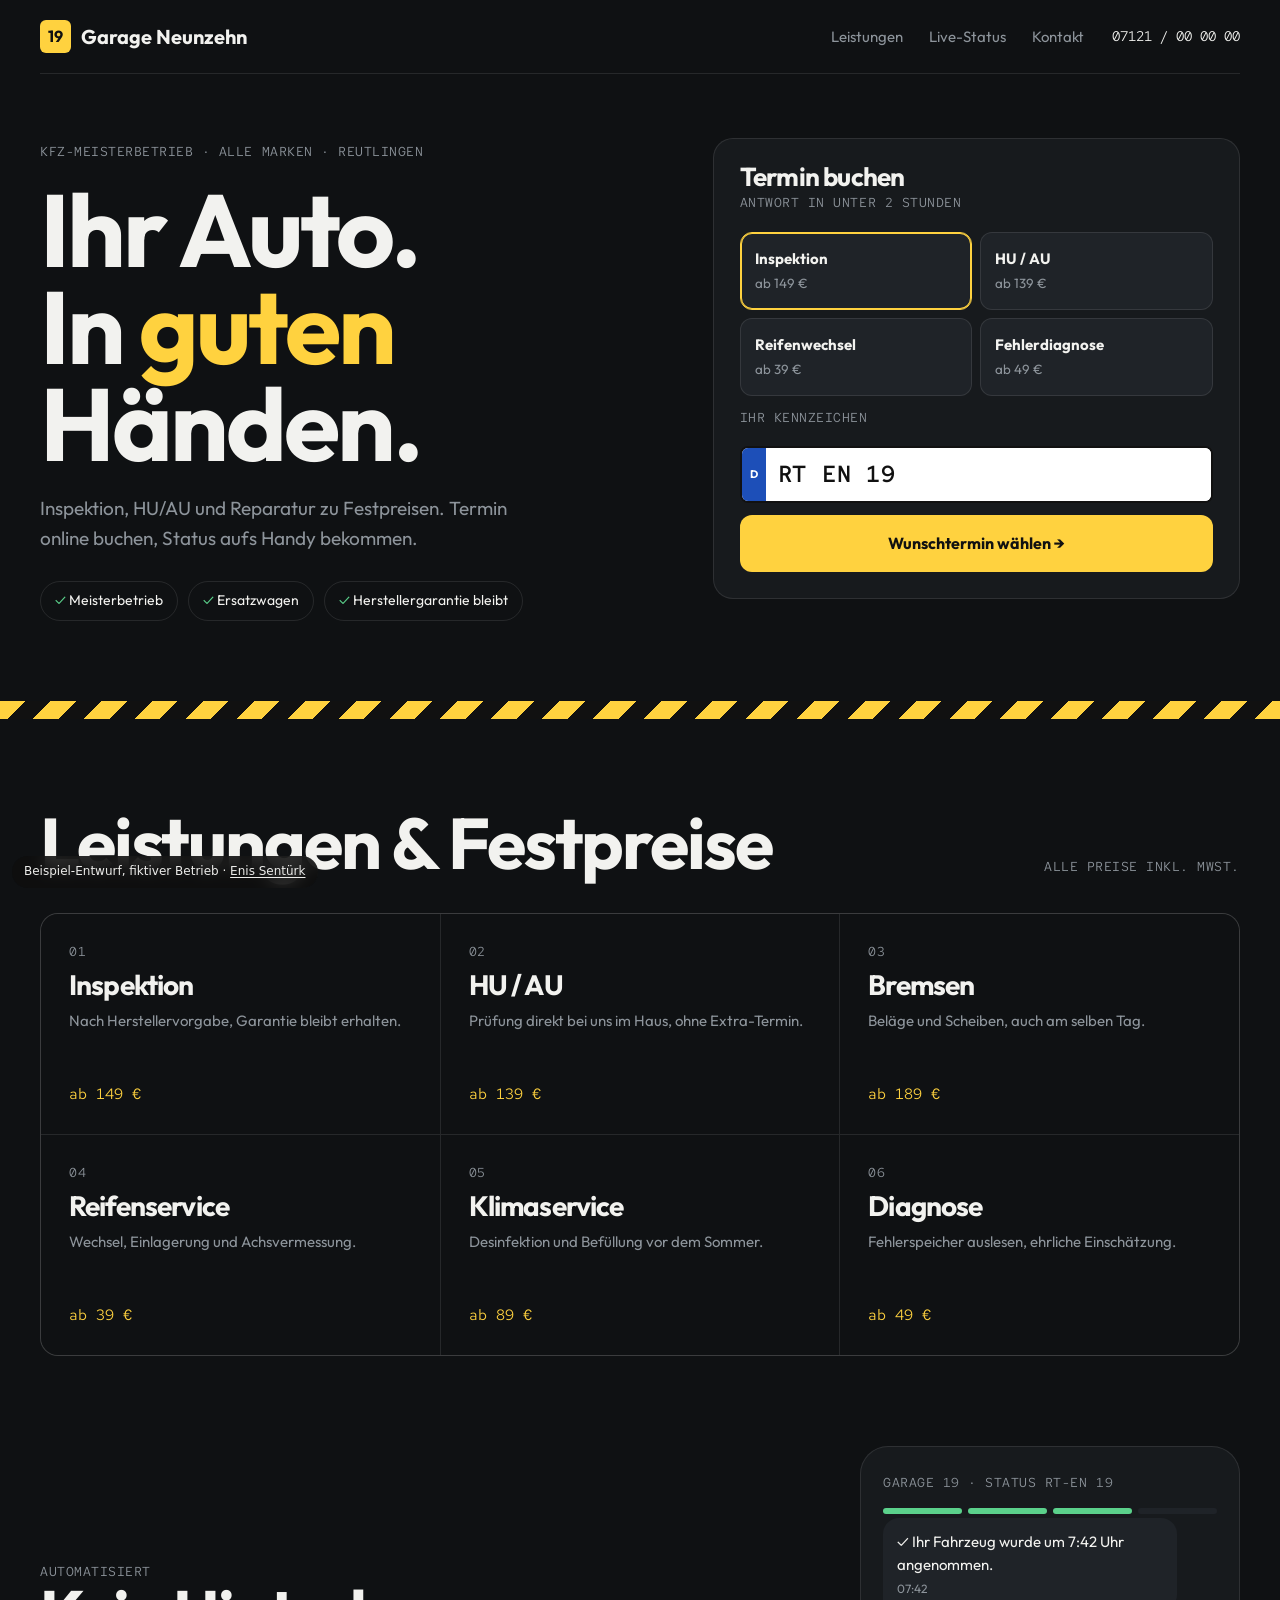
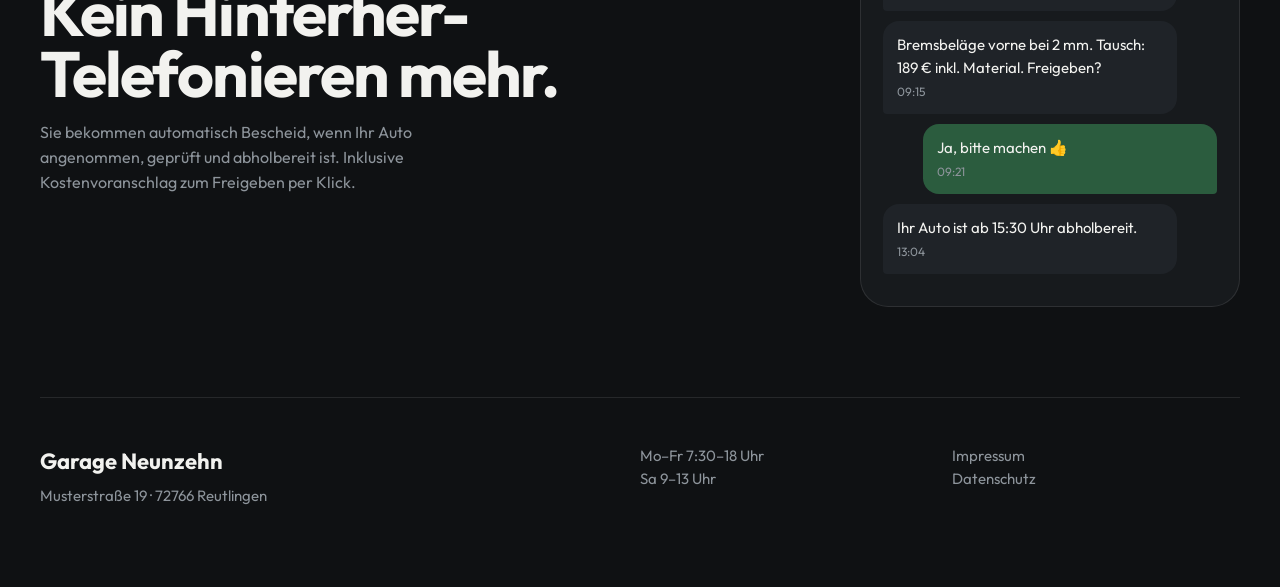
<file: demos/werkstatt.html>
<!doctype html>
<html lang="de">
<head>
<meta charset="utf-8">
<meta name="viewport" content="width=device-width, initial-scale=1">
<title>Garage 19 – Kfz-Meisterbetrieb (Beispiel-Entwurf)</title>
<meta name="robots" content="noindex">
<link rel="stylesheet" href="demo.css">
<style>
@font-face{font-family:"Outfit";src:url(fonts/Outfit-Regular.woff) format("woff");font-weight:400;font-display:swap}
@font-face{font-family:"Outfit";src:url(fonts/Outfit-Bold.woff) format("woff");font-weight:700;font-display:swap}
@font-face{font-family:"Mono";src:url(fonts/RedHatMono-Regular.woff) format("woff");font-display:swap}
:root{--bg:#0F1113;--panel:#171A1D;--panel2:#1F2328;--fg:#F2F2EF;--muted:#8D949B;--y:#FFD23F;--line:rgba(242,242,239,.1);--ok:#5BD18B}
body{background:var(--bg);color:var(--fg);font:400 16px/1.55 "Outfit",sans-serif}
.w{max-width:1280px;margin:0 auto;padding:0 clamp(16px,4vw,40px)}
h1,h2,h3{font-weight:700;letter-spacing:-.03em;line-height:.95}
.mono{font-family:"Mono",monospace;font-size:13px;letter-spacing:.04em;text-transform:uppercase;color:var(--muted)}
nav{display:flex;align-items:center;gap:28px;padding:20px 0;border-bottom:1px solid var(--line)}
.logo{display:flex;align-items:center;gap:10px;font-weight:700;font-size:20px;margin-right:auto}
.logo i{font-style:normal;background:var(--y);color:#111;padding:4px 8px;border-radius:6px;font-size:16px}
nav .links{display:flex;gap:26px;color:var(--muted);font-size:15px}
nav .tel{font-family:"Mono",monospace;font-size:14px}
.hero{display:grid;grid-template-columns:1.2fr 1fr;gap:40px;padding:64px 0 80px;position:relative}
.big19{position:absolute;right:-2%;top:-30px;font-size:clamp(200px,30vw,440px);font-weight:700;line-height:1;color:transparent;-webkit-text-stroke:1.5px rgba(255,210,63,.18);pointer-events:none;letter-spacing:-.06em}
.hero h1{font-size:clamp(56px,8vw,118px);margin:18px 0 22px}
.hero h1 span{color:var(--y)}
.hero p{color:var(--muted);font-size:19px;max-width:500px}
.badges{display:flex;gap:10px;flex-wrap:wrap;margin-top:28px}
.badges span{border:1px solid var(--line);border-radius:999px;padding:8px 14px;font-size:14px}
.badges span::before{content:"✓ ";color:var(--ok)}
.book{background:var(--panel);border:1px solid var(--line);border-radius:20px;padding:26px;position:relative;z-index:1;align-self:start}
.book h3{font-size:26px;margin-bottom:4px}
.book .mono{display:block;margin-bottom:18px}
.opts{display:grid;grid-template-columns:1fr 1fr;gap:8px;margin-bottom:12px}
.opt{background:var(--panel2);border:1px solid var(--line);border-radius:12px;padding:14px;text-align:left;cursor:pointer}
.opt b{display:block;font-size:15px}.opt small{color:var(--muted)}
.opt.on{border-color:var(--y);box-shadow:inset 0 0 0 1px var(--y)}
.plate{display:flex;align-items:center;background:#fff;color:#111;border-radius:8px;border:2px solid #111;overflow:hidden;margin:6px 0 12px}
.plate em{background:#1D4FB8;color:#fff;font-style:normal;font-size:11px;font-weight:700;padding:14px 8px;align-self:stretch;display:grid;place-items:center}
.plate input{border:0;outline:0;flex:1;padding:12px;font:700 22px "Mono",monospace;letter-spacing:.08em;text-transform:uppercase;min-width:0}
.go{width:100%;background:var(--y);color:#111;border:0;border-radius:12px;padding:16px;font-weight:700;font-size:16px;cursor:pointer}
.stripes{height:18px;background:repeating-linear-gradient(-45deg,var(--y) 0 18px,#111 18px 36px)}
section{padding:90px 0}
.head{display:flex;justify-content:space-between;align-items:end;gap:20px;margin-bottom:36px}
.head h2{font-size:clamp(44px,5.6vw,84px)}
.svc{display:grid;grid-template-columns:repeat(3,1fr);gap:1px;background:var(--line);border:1px solid var(--line);border-radius:18px;overflow:hidden}
.svc div{background:var(--bg);padding:28px;display:flex;flex-direction:column;gap:10px;min-height:220px;transition:background .2s}
.svc div:hover{background:var(--panel)}
.svc h3{font-size:28px}
.svc p{color:var(--muted);font-size:15px;flex:1}
.svc b{font-family:"Mono",monospace;color:var(--y);font-weight:400;font-size:15px}
.status{display:grid;grid-template-columns:1fr 1.1fr;gap:40px;align-items:center}
.status h2{font-size:clamp(40px,5vw,72px)}
.status p{color:var(--muted);margin-top:16px;max-width:460px}
.phone{background:var(--panel);border:1px solid var(--line);border-radius:28px;padding:22px;max-width:380px;margin-left:auto;width:100%}
.msg{background:var(--panel2);border-radius:16px 16px 16px 4px;padding:12px 14px;margin-bottom:10px;font-size:15px;max-width:88%}
.msg small{display:block;color:var(--muted);font-size:12px;margin-top:4px}
.msg.me{background:#2B5C3E;margin-left:auto;border-radius:16px 16px 4px 16px}
.track{display:flex;justify-content:space-between;margin:14px 0 4px;gap:6px}
.track span{flex:1;height:6px;border-radius:9px;background:var(--panel2)}
.track span.d{background:var(--ok)}
footer{border-top:1px solid var(--line);padding:46px 0 80px;display:grid;grid-template-columns:2fr 1fr 1fr;gap:24px;color:var(--muted);font-size:15px}
footer strong{color:var(--fg);font-size:22px;display:block;margin-bottom:6px}
@media(max-width:900px){nav .links{display:none}.svc{grid-template-columns:1fr 1fr}}
@media(max-width:760px){.hero,.status,footer{grid-template-columns:1fr}.hero{padding-top:40px}.svc{grid-template-columns:1fr}.head{flex-direction:column;align-items:start}.phone{margin:0}section{padding:64px 0}nav .tel{display:none}}
</style>
</head>
<body>
<div class="w">
  <nav>
    <a class="logo" href="#"><i>19</i>Garage Neunzehn</a>
    <div class="links"><a href="#leistungen">Leistungen</a><a href="#status">Live-Status</a><a href="#kontakt">Kontakt</a></div>
    <a class="tel" href="tel:+497121000000">07121 / 00 00 00</a>
  </nav>

  <header class="hero">
        <div>
      <span class="mono">Kfz-Meisterbetrieb · Alle Marken · Reutlingen</span>
      <h1>Ihr Auto.<br>In <span>guten</span><br>Händen.</h1>
      <p>Inspektion, HU/AU und Reparatur zu Festpreisen. Termin online buchen, Status aufs Handy bekommen.</p>
      <div class="badges"><span>Meisterbetrieb</span><span>Ersatzwagen</span><span>Herstellergarantie bleibt</span></div>
    </div>
    <div class="book">
      <h3>Termin buchen</h3>
      <span class="mono">Antwort in unter 2 Stunden</span>
      <div class="opts">
        <button class="opt on"><b>Inspektion</b><small>ab 149 €</small></button>
        <button class="opt"><b>HU / AU</b><small>ab 139 €</small></button>
        <button class="opt"><b>Reifenwechsel</b><small>ab 39 €</small></button>
        <button class="opt"><b>Fehlerdiagnose</b><small>ab 49 €</small></button>
      </div>
      <span class="mono">Ihr Kennzeichen</span>
      <label class="plate"><em>D</em><input value="RT EN 19" aria-label="Kennzeichen"></label>
      <button class="go">Wunschtermin wählen →</button>
    </div>
  </header>
</div>
<div class="stripes" aria-hidden="true"></div>

<div class="w">
  <section id="leistungen">
    <div class="head"><h2>Leistungen &amp; Festpreise</h2><span class="mono">Alle Preise inkl. MwSt.</span></div>
    <div class="svc">
      <div><span class="mono">01</span><h3>Inspektion</h3><p>Nach Herstellervorgabe, Garantie bleibt erhalten.</p><b>ab 149 €</b></div>
      <div><span class="mono">02</span><h3>HU / AU</h3><p>Prüfung direkt bei uns im Haus, ohne Extra-Termin.</p><b>ab 139 €</b></div>
      <div><span class="mono">03</span><h3>Bremsen</h3><p>Beläge und Scheiben, auch am selben Tag.</p><b>ab 189 €</b></div>
      <div><span class="mono">04</span><h3>Reifenservice</h3><p>Wechsel, Einlagerung und Achsvermessung.</p><b>ab 39 €</b></div>
      <div><span class="mono">05</span><h3>Klimaservice</h3><p>Desinfektion und Befüllung vor dem Sommer.</p><b>ab 89 €</b></div>
      <div><span class="mono">06</span><h3>Diagnose</h3><p>Fehlerspeicher auslesen, ehrliche Einschätzung.</p><b>ab 49 €</b></div>
    </div>
  </section>

  <section id="status" style="padding-top:0">
    <div class="status">
      <div>
        <span class="mono">Automatisiert</span>
        <h2>Kein Hinterher-Telefonieren mehr.</h2>
        <p>Sie bekommen automatisch Bescheid, wenn Ihr Auto angenommen, geprüft und abholbereit ist. Inklusive Kostenvoranschlag zum Freigeben per Klick.</p>
      </div>
      <div class="phone">
        <span class="mono">Garage 19 · Status RT-EN 19</span>
        <div class="track"><span class="d"></span><span class="d"></span><span class="d"></span><span></span></div>
        <div class="msg">✓ Ihr Fahrzeug wurde um 7:42 Uhr angenommen.<small>07:42</small></div>
        <div class="msg">Bremsbeläge vorne bei 2 mm. Tausch: 189 € inkl. Material. Freigeben?<small>09:15</small></div>
        <div class="msg me">Ja, bitte machen 👍<small>09:21</small></div>
        <div class="msg">Ihr Auto ist ab 15:30 Uhr abholbereit.<small>13:04</small></div>
      </div>
    </div>
  </section>

  <footer id="kontakt">
    <div><strong>Garage Neunzehn</strong>Musterstraße 19 · 72766 Reutlingen</div>
    <div>Mo–Fr 7:30–18 Uhr<br>Sa 9–13 Uhr</div>
    <div>Impressum<br>Datenschutz</div>
  </footer>
</div>
<div class="demo-badge">Beispiel-Entwurf, fiktiver Betrieb · <a href="../index.html#beispiele">Enis Sentürk</a></div>
<script>
if(location.search.includes('shot'))document.documentElement.classList.add('shot');
document.querySelector('.opts').addEventListener('click',e=>{const o=e.target.closest('.opt');if(!o)return;document.querySelectorAll('.opt').forEach(x=>x.classList.toggle('on',x===o))});
document.querySelector('.go').addEventListener('click',e=>{e.currentTarget.textContent='✓ Anfrage gesendet (Demo)'});
</script>
</body>
</html>
</file>
<file: assets/style.css>
/* ───────── Fonts ───────── */
@font-face{font-family:"Inter";src:url(fonts/inter-400.woff) format("woff");font-weight:400;font-display:swap}
@font-face{font-family:"Inter";src:url(fonts/inter-500.woff) format("woff");font-weight:500;font-display:swap}
@font-face{font-family:"Inter Display";src:url(fonts/inter-display-light.woff) format("woff");font-weight:300;font-display:swap}
@font-face{font-family:"Inter Display";src:url(fonts/inter-display-regular.woff) format("woff");font-weight:400;font-display:swap}

/* ───────── Tokens ───────── */
:root{
  --bg:#ECECEA;
  --bg-2:#E2E2DF;
  --ink:#0E0E0E;
  --muted:#76766F;
  --line:rgba(14,14,14,.14);
  --dark:#0E0E0E;
  --dark-2:#1A1A19;
  --light:#ECECEA;
  --light-muted:#8E8E87;
  --line-light:rgba(236,236,234,.16);
  --accent:#B9C4FF;
  --gutter:clamp(16px,4vw,48px);
  --max:1440px;
  --ease:cubic-bezier(.2,.7,.1,1);
}

*{box-sizing:border-box;margin:0;padding:0}
html{scroll-behavior:smooth;-webkit-text-size-adjust:100%}
body{background:var(--bg);color:var(--ink);font:400 16px/1.5 "Inter",system-ui,sans-serif;-webkit-font-smoothing:antialiased;overflow-x:hidden}
img{display:block;max-width:100%}
a{color:inherit;text-decoration:none}
ul,ol{list-style:none}
em{font-style:normal;color:var(--muted)}
sup{font-size:.5em;vertical-align:super;line-height:0;margin-left:.08em}
::selection{background:var(--ink);color:var(--bg)}
:focus-visible{outline:2px solid var(--ink);outline-offset:3px;border-radius:4px}

.wrap{width:100%;max-width:var(--max);margin:0 auto;padding:0 var(--gutter)}

.label{display:inline-block;font:500 11px/1.2 "Inter",sans-serif;letter-spacing:.08em;text-transform:uppercase;color:var(--ink)}
.label--muted{color:var(--muted)}
.label--light{color:var(--light-muted)}

h1,h2,h3{font-family:"Inter Display","Inter",sans-serif;font-weight:300;letter-spacing:-.035em;line-height:.98}
h2{font-size:clamp(40px,6.2vw,92px)}
h4{font:500 18px/1.25 "Inter",sans-serif;letter-spacing:-.01em}

.link-arrow{display:inline-flex;align-items:center;gap:.6em;font-weight:500;font-size:15px;border-bottom:1px solid currentColor;padding-bottom:2px;transition:gap .3s var(--ease)}
.link-arrow::after{content:"→"}
.link-arrow:hover{gap:1em}

/* ───────── Nav ───────── */
.nav{position:fixed;inset:0 0 auto 0;z-index:50;display:flex;align-items:center;gap:24px;padding:16px var(--gutter);transition:background .4s,backdrop-filter .4s}
.nav.is-scrolled{background:rgba(236,236,234,.72);backdrop-filter:blur(14px);-webkit-backdrop-filter:blur(14px)}
.nav__logo{font:500 15px/1 "Inter",sans-serif;letter-spacing:-.01em;margin-right:auto}
.nav__links{display:flex;gap:28px}
.nav__links a{font-size:14px;display:flex;gap:6px;align-items:baseline;opacity:.9;transition:opacity .2s}
.nav__links a span{font-size:10px;color:var(--muted)}
.nav__links a:hover{opacity:.55}
.nav__cta{font-size:14px;font-weight:500;background:var(--ink);color:var(--bg);padding:10px 18px;border-radius:999px;transition:transform .3s var(--ease)}
.nav__cta:hover{transform:scale(1.04)}
.nav__burger{display:none;width:44px;height:44px;border:0;background:transparent;cursor:pointer;position:relative}
.nav__burger i{position:absolute;left:11px;right:11px;height:1.5px;background:var(--ink);transition:transform .35s var(--ease)}
.nav__burger i:first-child{top:18px}.nav__burger i:last-child{top:25px}
.nav__burger[aria-expanded=true] i:first-child{transform:translateY(3.5px) rotate(45deg)}
.nav__burger[aria-expanded=true] i:last-child{transform:translateY(-3.5px) rotate(-45deg)}

.menu{position:fixed;inset:0;z-index:40;background:var(--bg);padding:110px var(--gutter) 40px;display:flex;flex-direction:column;justify-content:space-between}
.menu[hidden]{display:none}
.menu ol li{border-bottom:1px solid var(--line)}
.menu ol a{display:flex;align-items:baseline;gap:14px;padding:16px 0;font:300 40px/1 "Inter Display",sans-serif;letter-spacing:-.03em}
.menu ol a span{font:500 12px "Inter",sans-serif;color:var(--muted)}
.menu__mail{font-size:15px;color:var(--muted)}

/* ───────── Hero ───────── */
.hero{position:relative;min-height:100svh;display:grid;grid-template-rows:1fr auto auto;padding:96px var(--gutter) 32px;max-width:var(--max);margin:0 auto;overflow:hidden}
.hero__orb{position:absolute;inset:0;width:100%;height:100%;z-index:0}
.hero__meta{position:relative;z-index:1;display:flex;justify-content:space-between;align-self:start;font-size:12px;color:var(--muted);letter-spacing:.02em}
.hero__title{position:relative;z-index:1;font-size:clamp(64px,13vw,210px);line-height:.88;letter-spacing:-.055em;margin-bottom:28px}
.hero__explore{position:relative;z-index:1;display:flex;flex-wrap:wrap;align-items:center;gap:10px;padding-top:20px;border-top:1px solid var(--line)}
.hero__explore .label{margin-right:14px;color:var(--muted)}
.chip{font-size:14px;padding:9px 16px;border:1px solid var(--line);border-radius:999px;background:rgba(236,236,234,.5);backdrop-filter:blur(8px);transition:background .25s,color .25s}
.chip:hover{background:var(--ink);color:var(--bg)}

/* ───────── Overview ───────── */
.overview{display:grid;grid-template-columns:1fr 3fr;gap:24px 48px;padding-top:clamp(80px,12vw,180px);padding-bottom:clamp(60px,8vw,120px)}
.overview__label{display:flex;flex-direction:column;gap:6px}
.overview__lead{font:300 clamp(28px,3.6vw,54px)/1.08 "Inter Display",sans-serif;letter-spacing:-.03em}
.overview .link-arrow{grid-column:2;justify-self:start}

/* ───────── Facts ───────── */
.facts{display:grid;grid-template-columns:1fr 1fr;gap:48px;padding-bottom:clamp(80px,10vw,160px)}
.facts__head{display:flex;flex-direction:column;gap:20px}
.facts__head h2{font-size:clamp(34px,4.4vw,64px)}
.facts__list li{display:grid;grid-template-columns:44px 120px 1fr;gap:12px;padding:18px 0;border-top:1px solid var(--line);font-size:15px}
.facts__list li:last-child{border-bottom:1px solid var(--line)}
.facts__list .num{color:var(--muted);font-size:12px;padding-top:2px}
.facts__list .k{color:var(--muted)}
.glossary{grid-column:1/-1;display:grid;grid-template-columns:1fr 3fr;gap:24px;padding-top:24px}
.glossary dl{display:grid;grid-template-columns:repeat(3,1fr);gap:24px}
.glossary dt{font:300 clamp(40px,5vw,72px)/1 "Inter Display",sans-serif;letter-spacing:-.04em}
.glossary dd{color:var(--muted);font-size:14px;margin-top:8px}

/* ───────── Section head ───────── */
.section-head{display:flex;flex-direction:column;gap:22px;margin-bottom:clamp(40px,6vw,80px)}
.section-head--row{flex-direction:row;justify-content:space-between;align-items:flex-end;gap:24px}
.section-head--row>div{display:flex;flex-direction:column;gap:22px}

/* ───────── Services ───────── */
.services{background:var(--bg-2);padding:clamp(80px,10vw,150px) 0}
.service-group{margin-bottom:56px}
.service-group__title{display:flex;align-items:center;gap:14px;font-size:22px;letter-spacing:-.02em;margin-bottom:20px}
.service-group__title span{display:grid;place-items:center;width:34px;height:34px;border-radius:50%;background:var(--ink);color:var(--bg);font:500 13px "Inter",sans-serif;letter-spacing:0}
.cards{display:grid;grid-template-columns:repeat(3,1fr);gap:16px}
.card{position:relative;background:var(--bg);border-radius:20px;padding:28px;display:flex;flex-direction:column;gap:14px;transition:transform .5s var(--ease),box-shadow .5s var(--ease)}
.card:hover{transform:translateY(-4px);box-shadow:0 24px 50px -30px rgba(0,0,0,.35)}
.card__top{display:flex;justify-content:space-between;align-items:flex-start;margin-bottom:24px}
.card__code{font:300 56px/1 "Inter Display",sans-serif;letter-spacing:-.04em}
.card__price{font-size:13px;font-weight:500;padding:6px 12px;border:1px solid var(--line);border-radius:999px;white-space:nowrap}
.card h4{font:400 30px/1 "Inter Display",sans-serif;letter-spacing:-.03em}
.card p{color:var(--muted);font-size:15px}
.card ul{margin-top:auto;padding-top:14px;border-top:1px solid var(--line)}
.card li{font-size:14px;padding:6px 0 6px 18px;position:relative}
.card li::before{content:"";position:absolute;left:0;top:13px;width:6px;height:6px;border-radius:50%;background:var(--ink)}
.card__badge{position:absolute;top:-10px;right:24px;font:500 11px "Inter",sans-serif;letter-spacing:.06em;text-transform:uppercase;background:var(--accent);color:var(--ink);padding:5px 10px;border-radius:999px}
.card--feature{box-shadow:0 0 0 1.5px var(--ink)}
.card--dark{background:var(--dark);color:var(--light)}
.card--dark p{color:var(--light-muted)}
.card--dark ul{border-color:var(--line-light)}
.card--dark li::before{background:var(--accent)}
.card--dark .card__price{border-color:var(--line-light)}
.flow{display:grid;grid-template-columns:1fr auto 1fr auto 1fr;align-items:stretch;gap:12px;margin-bottom:16px}
.flow__step{border:1px dashed rgba(14,14,14,.3);border-radius:18px;padding:20px 22px;display:flex;flex-direction:column;gap:6px}
.flow__step span{font-size:11px;color:var(--muted);letter-spacing:.06em}
.flow__step strong{font:400 24px/1.1 "Inter Display",sans-serif;letter-spacing:-.02em}
.flow__step p{font-size:14px;color:var(--muted)}
.flow__step--out{background:var(--ink);color:var(--bg);border:0}
.flow__step--out p,.flow__step--out span{color:var(--light-muted)}
.flow__arrow{align-self:center;font-size:22px;color:var(--muted)}
.fineprint{font-size:13px;color:var(--muted)}

/* ───────── Method (dark) ───────── */
.method{background:var(--dark);color:var(--light);padding:clamp(90px,11vw,170px) 0;overflow:hidden}
.method em{color:var(--light-muted)}
.method__head{display:grid;grid-template-columns:1fr 1fr;gap:48px;margin-bottom:clamp(60px,8vw,110px)}
.method__head h2{margin-top:22px;font-size:clamp(52px,8vw,128px)}
.method__intro{align-self:end;display:flex;flex-direction:column;gap:18px;max-width:560px}
.method__intro h3{font-size:clamp(26px,2.6vw,36px);letter-spacing:-.025em;line-height:1.05}
.method__intro p{color:var(--light-muted);font-size:16px}
.method__intro .note{font-size:13px}
.phases{display:grid;grid-template-columns:repeat(3,1fr);border-top:1px solid var(--line-light)}
.phase{padding:32px 28px 36px 0;display:flex;flex-direction:column;gap:14px;border-right:1px solid var(--line-light)}
.phase+.phase{padding-left:28px}
.phase:last-child{border-right:0}
.phase__num{font:300 clamp(48px,5vw,80px)/1 "Inter Display",sans-serif;letter-spacing:-.04em;margin-bottom:24px;background:linear-gradient(120deg,#fff 10%,var(--accent) 60%,#F2C9FF);-webkit-background-clip:text;background-clip:text;color:transparent}
.phase h4{font:400 26px/1.1 "Inter Display",sans-serif;letter-spacing:-.02em}
.phase p{color:var(--light-muted);font-size:15px}
.phase__out{margin-top:auto;padding-top:16px;font-size:12px;letter-spacing:.06em;text-transform:uppercase;color:var(--accent)}
.usecases{margin-top:clamp(60px,8vw,110px);display:flex;flex-direction:column;gap:24px}
.ticker{overflow:hidden;mask-image:linear-gradient(90deg,transparent,#000 8%,#000 92%,transparent);-webkit-mask-image:linear-gradient(90deg,transparent,#000 8%,#000 92%,transparent)}
.ticker__track{display:flex;gap:12px;width:max-content;animation:tick 40s linear infinite}
.ticker__track span{white-space:nowrap;padding:12px 20px;border:1px solid var(--line-light);border-radius:999px;font-size:15px}
@keyframes tick{to{transform:translateX(-50%)}}

/* ───────── Process ───────── */
.process{padding-top:clamp(90px,11vw,170px);padding-bottom:clamp(80px,10vw,150px)}
.steps{display:grid;grid-template-columns:repeat(4,1fr);gap:16px}
.steps li{border-top:1.5px solid var(--ink);padding-top:18px;display:flex;flex-direction:column;gap:10px}
.steps span{font-size:12px;color:var(--muted)}
.steps p{color:var(--muted);font-size:15px}

/* ───────── Work ───────── */
.work{padding-bottom:clamp(80px,10vw,150px)}
.work__grid{display:grid;grid-template-columns:repeat(4,1fr);gap:16px}
.tile{display:flex;flex-direction:column;gap:12px}
.tile--wide{grid-column:1/-1}
.tile__img{overflow:hidden;border-radius:14px;aspect-ratio:4/3;background:var(--bg-2)}
.tile--wide .tile__img{aspect-ratio:16/7}
.tile__img img{width:100%;height:100%;object-fit:cover;transition:transform 1.1s var(--ease)}
.tile:hover img{transform:scale(1.04)}
.tile__meta{display:flex;justify-content:space-between;gap:12px;font-size:15px;font-weight:500}
.tile__meta span:last-child{color:var(--muted);font-weight:400;font-size:13px}
.tile p{color:var(--muted);font-size:14px;margin-top:-6px}

/* ───────── About ───────── */
.about{display:grid;grid-template-columns:1fr 1fr;gap:clamp(32px,5vw,80px);padding-bottom:clamp(80px,10vw,150px);align-items:start}
.about__img{position:relative;border-radius:20px;overflow:hidden;aspect-ratio:4/5;position:sticky;top:96px}
.about__img img{width:100%;height:100%;object-fit:cover;filter:grayscale(1) contrast(1.05)}
.about__tag{position:absolute;left:16px;bottom:16px;font:500 11px "Inter",sans-serif;letter-spacing:.06em;text-transform:uppercase;background:var(--bg);padding:7px 12px;border-radius:999px}
.about__text{display:flex;flex-direction:column;gap:22px}
.about__text h2{font-size:clamp(44px,5.6vw,84px);margin-bottom:8px}
.about__text p{font-size:18px;line-height:1.55}
.about__rows{margin-top:12px}
.about__rows div{display:grid;grid-template-columns:130px 1fr;gap:12px;padding:16px 0;border-top:1px solid var(--line);font-size:15px}
.about__rows dt{color:var(--muted)}

/* ───────── FAQ ───────── */
.faq{display:grid;grid-template-columns:1fr 2fr;gap:48px;padding-bottom:clamp(80px,10vw,150px)}
.faq h2{font-size:clamp(36px,4.4vw,64px)}
.faq__list details{border-top:1px solid var(--line)}
.faq__list details:last-child{border-bottom:1px solid var(--line)}
.faq summary{list-style:none;cursor:pointer;padding:22px 40px 22px 0;font:400 clamp(19px,1.8vw,24px)/1.25 "Inter Display",sans-serif;letter-spacing:-.015em;position:relative}
.faq summary::-webkit-details-marker{display:none}
.faq summary::after{content:"+";position:absolute;right:4px;top:18px;font:300 28px/1 "Inter Display",sans-serif;transition:transform .3s var(--ease)}
.faq details[open] summary::after{transform:rotate(45deg)}
.faq details p{color:var(--muted);padding-bottom:24px;max-width:640px}

/* ───────── Contact ───────── */
.contact{background:var(--dark);color:var(--light);padding:clamp(80px,10vw,150px) 0 clamp(60px,8vw,110px);position:relative;overflow:hidden}
.contact::before{content:"";position:absolute;width:70vw;height:70vw;max-width:1000px;max-height:1000px;right:-20vw;bottom:-40vw;border-radius:50%;background:radial-gradient(circle,rgba(185,196,255,.35),rgba(242,201,255,.12) 40%,transparent 70%);filter:blur(30px);pointer-events:none}
.contact__cards{display:grid;grid-template-columns:repeat(3,1fr);gap:16px;margin-bottom:clamp(80px,10vw,140px);position:relative}
.ccard{border:1px solid var(--line-light);border-radius:20px;padding:28px;display:flex;flex-direction:column;gap:14px;min-height:300px;transition:background .35s,border-color .35s}
.ccard:hover{background:var(--dark-2);border-color:rgba(236,236,234,.35)}
.ccard__num{font-size:12px;color:var(--light-muted);margin-bottom:56px}
.ccard h3{font-size:clamp(30px,3vw,42px);letter-spacing:-.03em}
.ccard p{color:var(--light-muted);font-size:15px}
.ccard .link-arrow{align-self:flex-start;margin-top:8px}
.contact__big{position:relative;display:flex;flex-direction:column;gap:24px}
.contact__big > a{transition:color .3s}


/* ───────── Footer ───────── */
.footer{background:var(--dark);color:var(--light);padding:0 0 28px}
.footer__grid{display:grid;grid-template-columns:2fr 1fr 1fr 1fr;gap:32px;padding-top:48px;border-top:1px solid var(--line-light)}
.footer__logo{font:400 26px/1 "Inter Display",sans-serif;letter-spacing:-.02em}
.footer__brand p{color:var(--light-muted);font-size:14px;margin-top:12px}
.footer ul{margin-top:14px;display:flex;flex-direction:column;gap:8px;font-size:14px}
.footer ul a:hover{color:var(--accent)}
.footer__base{display:flex;justify-content:space-between;margin-top:64px;font-size:12px;color:var(--light-muted)}

/* ───────── Reveal ───────── */
.reveal{opacity:0;transform:translateY(24px);transition:opacity .9s var(--ease),transform .9s var(--ease)}
.reveal.is-in{opacity:1;transform:none}
.no-js .reveal{opacity:1;transform:none}

/* ───────── Responsive ───────── */
@media (max-width:1080px){
  .work__grid{grid-template-columns:1fr 1fr}
  .nav__links{display:none}
  .nav__burger{display:block}
  .cards{grid-template-columns:1fr 1fr}
  .steps{grid-template-columns:1fr 1fr;gap:32px 16px}
  .contact__cards{grid-template-columns:1fr}
  .ccard{min-height:0}
  .ccard__num{margin-bottom:16px}
}
@media (max-width:760px){
  .nav__cta{display:none}
  .hero{padding-top:84px}
  .hero__meta{flex-direction:column;gap:4px}
  .hero__explore .label{width:100%}
  .overview,.facts,.glossary,.method__head,.about,.faq{grid-template-columns:1fr}
  .overview .link-arrow{grid-column:1}
  .facts__list li{grid-template-columns:36px 90px 1fr}
  .glossary dl{grid-template-columns:1fr;gap:18px}
  .glossary dl div{display:flex;align-items:baseline;gap:16px}
  .cards{grid-template-columns:1fr}
  .flow{grid-template-columns:1fr}
  .flow__arrow{transform:rotate(90deg);justify-self:center;line-height:1}
  .phases{grid-template-columns:1fr}
  .phase,.phase+.phase{padding:28px 0;border-right:0;border-bottom:1px solid var(--line-light)}
  .steps{grid-template-columns:1fr}
  .section-head--row{flex-direction:column;align-items:flex-start}
  .work__grid{grid-template-columns:1fr 1fr;gap:24px 12px}
  .tile--wide .tile__img{aspect-ratio:1152/800}
  .about__img{position:relative;top:0}
  .about__rows div{grid-template-columns:1fr;gap:4px}
  .footer__grid{grid-template-columns:1fr 1fr}
  .footer__brand{grid-column:1/-1}
}
@media (prefers-reduced-motion:reduce){
  html{scroll-behavior:auto}
  .reveal{opacity:1;transform:none;transition:none}
  .ticker__track{animation:none;flex-wrap:wrap;width:auto}
}

/* ───────── Beispiele: Polaroids ───────── */
@font-face{font-family:"Hand";src:url(../demos/fonts/NothingYouCouldDo-Regular.woff) format("woff");font-display:swap}
.examples{padding:clamp(80px,10vw,150px) 0 clamp(70px,9vw,130px);overflow:hidden}
.examples__hint{max-width:340px;color:var(--muted);font-size:15px}
.polaroids{display:flex;justify-content:center;gap:0;padding:30px var(--gutter) 40px;max-width:1600px;margin:0 auto}
.polaroids li{flex:0 1 300px;min-width:0;margin:0 -14px}
.polaroid{all:unset;box-sizing:border-box;cursor:pointer;display:flex;flex-direction:column;width:100%;background:#fff;padding:12px 12px 0;border-radius:3px;box-shadow:0 1px 2px rgba(0,0,0,.08),0 18px 40px -18px rgba(0,0,0,.35);transform:rotate(var(--r));transition:transform .5s var(--ease),box-shadow .5s var(--ease);position:relative}
.polaroids li:nth-child(even) .polaroid{margin-top:34px}
.polaroid:hover,.polaroid:focus-visible{transform:rotate(0) translateY(-14px) scale(1.04);box-shadow:0 2px 4px rgba(0,0,0,.08),0 40px 70px -24px rgba(0,0,0,.45);z-index:5}
.polaroid:focus-visible{outline:2px solid var(--ink);outline-offset:6px}
.polaroid.is-active{transform:rotate(0) scale(1.08);z-index:6}
.polaroid__img{display:block;aspect-ratio:4/3;overflow:hidden;background:#eee}
.polaroid__img img{width:100%;height:100%;object-fit:cover;object-position:top;filter:saturate(.92) contrast(1.02)}
.polaroid__cap{font:400 26px/1 "Hand",cursive;color:#222;padding:16px 4px 2px}
.polaroid__meta{font-size:12px;color:var(--muted);padding:0 4px 16px}
.polaroids li:hover ~ li .polaroid{transform:rotate(var(--r)) translateX(10px)}

/* Lightbox */
.lightbox{border:0;padding:0;margin:auto;max-width:none;width:min(1280px,calc(100vw - 32px));max-height:calc(100dvh - 32px);height:calc(100dvh - 32px);background:var(--dark);color:var(--light);border-radius:22px;display:none;flex-direction:column;overflow:hidden}
.lightbox[open]{display:flex;animation:lbIn .45s var(--ease)}
.lightbox::backdrop{background:rgba(10,10,10,.7);backdrop-filter:blur(6px)}
@keyframes lbIn{from{opacity:0;transform:translateY(20px) scale(.98)}}
.lightbox__bar{display:flex;align-items:center;gap:16px;padding:16px 20px;border-bottom:1px solid var(--line-light)}
.lightbox__title{margin-right:auto;display:flex;flex-direction:column;gap:4px}
.lightbox__title h3{font-size:28px;letter-spacing:-.02em}
.lightbox__view{display:flex;background:var(--dark-2);border-radius:999px;padding:4px}
.lightbox__view button,.lightbox__close,.lightbox__nav button{all:unset;cursor:pointer;box-sizing:border-box}
.lightbox__view button{padding:7px 14px;border-radius:999px;font-size:13px;color:var(--light-muted)}
.lightbox__view button.on{background:var(--light);color:var(--ink)}
.lightbox__close{width:40px;height:40px;border-radius:50%;display:grid;place-items:center;border:1px solid var(--line-light)}
.lightbox__close:hover{background:var(--dark-2)}
.lightbox__stage{flex:1;min-height:0;display:flex;gap:24px;justify-content:center;align-items:stretch;padding:22px 24px;background:radial-gradient(80% 90% at 50% 100%,rgba(185,196,255,.12),transparent 70%)}
.browser{flex:1 1 auto;max-width:980px;display:flex;flex-direction:column;border-radius:12px;overflow:hidden;background:#fff;box-shadow:0 30px 60px -30px rgba(0,0,0,.8)}
.browser__top{display:flex;align-items:center;gap:6px;padding:10px 12px;background:#E9E9E6}
.browser__top i{width:10px;height:10px;border-radius:50%;background:#C9C9C4}
.browser__top span{margin-left:12px;flex:1;max-width:340px;background:#fff;border-radius:6px;padding:4px 10px;font-size:12px;color:#666}
.browser__scroll,.phone__scroll{flex:1;overflow-y:auto;overscroll-behavior:contain;scrollbar-width:thin}
.browser__scroll img,.phone__scroll img{width:100%;height:auto;display:block}
.phone{flex:0 0 auto;width:min(270px,30%);align-self:center;height:100%;max-height:560px;border:10px solid #232325;border-radius:38px;overflow:hidden;display:flex;background:#fff;box-shadow:0 30px 60px -30px rgba(0,0,0,.8)}
.lightbox__stage[data-view=desktop] .phone{display:none}
.lightbox__stage[data-view=mobil] .browser{display:none}
.lightbox__stage[data-view=mobil] .phone{width:300px;max-height:none}
.lightbox__foot{display:grid;grid-template-columns:1.2fr 1fr auto;gap:16px 28px;align-items:center;padding:16px 20px 20px;border-top:1px solid var(--line-light)}
.lightbox__foot p{color:var(--light-muted);font-size:15px}
.lightbox__feat{display:flex;flex-wrap:wrap;gap:6px}
.lightbox__feat li{font-size:12px;border:1px solid var(--line-light);border-radius:999px;padding:5px 10px}
.lightbox__nav{display:flex;align-items:center;gap:8px}
.lightbox__nav button{width:44px;height:44px;border-radius:50%;border:1px solid var(--line-light);display:grid;place-items:center;font-size:18px}
.lightbox__nav button:hover{background:var(--dark-2)}
.lightbox__live{background:var(--light);color:var(--ink);font-weight:500;font-size:14px;padding:12px 18px;border-radius:999px;white-space:nowrap}
.lightbox__live:hover{background:var(--accent)}
body.lb-open{overflow:hidden}

@media (max-width:1080px){
  .polaroids{justify-content:flex-start;overflow-x:auto;scroll-snap-type:x mandatory;padding:30px var(--gutter) 50px;scrollbar-width:none}
  .polaroids::-webkit-scrollbar{display:none}
  .polaroids li{flex:0 0 260px;margin:0 -6px;scroll-snap-align:center}
  .lightbox__foot{grid-template-columns:1fr}
}
@media (max-width:760px){
  .examples__hint{max-width:none}
  .polaroids li{flex-basis:72vw}
  .lightbox{width:100vw;height:100dvh;max-height:100dvh;border-radius:0}
  .lightbox__view button[data-v=both]{display:none}
  .lightbox__title h3{font-size:22px}
  .lightbox__stage{padding:14px}
  .lightbox__stage[data-view=both] .browser{display:none}
  .lightbox__stage[data-view=both] .phone,.lightbox__stage[data-view=mobil] .phone{width:min(300px,100%);max-height:none}
  .browser{max-width:100%}
  .lightbox__foot{padding:12px 16px 16px;gap:10px}
  .lightbox__foot p{font-size:14px}
  .lightbox__feat{display:none}
  .lightbox__nav{justify-content:space-between}
}
@media (prefers-reduced-motion:reduce){.polaroid,.lightbox[open]{transition:none;animation:none}}

/* ───────── Aufgeräumt: Tabs, Erfahrung, Kontakt ───────── */
.tabs{display:inline-flex;gap:4px;background:var(--bg);border-radius:999px;padding:5px;align-self:flex-end}
.tabs button{all:unset;cursor:pointer;padding:10px 18px;border-radius:999px;font-size:14px;font-weight:500;color:var(--muted);transition:background .25s,color .25s}
.tabs button[aria-selected=true]{background:var(--ink);color:var(--bg)}
.tabs button:focus-visible{outline:2px solid var(--ink);outline-offset:2px}
.panel{animation:panelIn .5s var(--ease)}
.panel[hidden]{display:none}
@keyframes panelIn{from{opacity:0;transform:translateY(10px)}}
.services .fineprint{margin-top:20px}
.services .section-head{margin-bottom:40px}
.work{padding-top:0}
.work__head{display:flex;justify-content:space-between;align-items:center;gap:16px;padding-top:28px;border-top:1px solid var(--line);margin-bottom:20px}
.contact__big{gap:32px}
.contact__row{display:grid;grid-template-columns:1fr auto;gap:24px;align-items:end;padding-top:28px;border-top:1px solid var(--line-light)}
.contact__row p{color:var(--light-muted);max-width:520px}
.contact__btns{display:flex;gap:10px;flex-wrap:wrap}
.btn-light,.btn-ghost{font-size:15px;font-weight:500;padding:13px 20px;border-radius:999px;white-space:nowrap;transition:background .25s,color .25s}
.btn-light{background:var(--light);color:var(--ink)}
.btn-light:hover{background:var(--accent)}
.btn-ghost{border:1px solid var(--line-light);color:var(--light)}
.btn-ghost:hover{background:var(--dark-2)}
.contact__big > a{font:300 clamp(54px,10.5vw,170px)/.9 "Inter Display",sans-serif;letter-spacing:-.05em}
.contact__big > a:hover{color:var(--accent)}
@media (max-width:760px){
  .tabs{align-self:stretch;overflow-x:auto;justify-content:space-between}
  .tabs button{padding:9px 12px;font-size:13px}
  .contact__row{grid-template-columns:1fr}
  .work__head{flex-direction:column;align-items:flex-start}
}
.section-head--row>.tabs{flex-direction:row;gap:4px}
.about{padding-top:clamp(80px,10vw,150px)}
@media (max-width:760px){.card{padding:22px}.card__top{margin-bottom:8px}.card__code{font-size:42px}.card h4{font-size:26px}}

/* ───────── Leistungen v4: ruhiges Raster ───────── */
.services{padding:clamp(96px,11vw,160px) 0}
.services__head{display:flex;justify-content:space-between;align-items:flex-end;gap:32px;margin-bottom:56px}
.services__head>div{display:flex;flex-direction:column;gap:20px}
.services .tabs{background:var(--bg);flex-direction:row;align-self:auto}
.offers{display:grid;grid-template-columns:repeat(3,1fr);border-top:1px solid var(--ink)}
.offer{display:flex;flex-direction:column;padding:32px 32px 36px 0}
.offer+.offer{padding-left:32px;border-left:1px solid var(--line)}
.offer__top{display:flex;align-items:center;justify-content:space-between;min-height:26px;margin-bottom:40px}
.offer__code{font-size:13px;font-weight:500;letter-spacing:.04em;color:var(--muted)}
.offer__tag{font-size:11px;font-weight:500;letter-spacing:.08em;text-transform:uppercase;background:var(--ink);color:var(--bg);padding:5px 10px;border-radius:999px}
.offer__title{font:300 clamp(32px,3vw,44px)/1 "Inter Display",sans-serif;letter-spacing:-.03em;margin-bottom:14px}
.offer__text{color:var(--muted);font-size:15px;line-height:1.55;margin-bottom:28px;max-width:34ch}
.offer__list{display:flex;flex-direction:column;gap:10px;margin-bottom:36px}
.offer__list li{font-size:15px;padding-left:22px;position:relative}
.offer__list li::before{content:"";position:absolute;left:0;top:.72em;width:10px;height:1px;background:var(--ink)}
.offer__price{margin-top:auto;font:400 22px/1 "Inter Display",sans-serif;letter-spacing:-.01em}
.flow-line{display:flex;flex-wrap:wrap;align-items:center;gap:10px 14px;margin-bottom:28px;font-size:14px}
.flow-line span{border:1px solid var(--line);border-radius:999px;padding:7px 14px;background:var(--bg)}
.flow-line i{font-style:normal;color:var(--muted)}
.flow-line em{flex-basis:100%;color:var(--muted);font-size:14px}
.services .fineprint{margin-top:40px;padding-top:20px;border-top:1px solid var(--line);font-size:13px}
@media (max-width:900px){
  .offers{grid-template-columns:1fr}
  .offer,.offer+.offer{padding:32px 0;border-left:0;border-bottom:1px solid var(--line)}
  .offer__top{margin-bottom:20px}
}
@media (max-width:760px){
  .services__head{flex-direction:column;align-items:stretch;gap:28px;margin-bottom:36px}
  .services .tabs{width:100%}
  .services .tabs button{flex:1;text-align:center;padding:10px 6px}
}
html{scroll-padding-top:84px}
</file>
<file: demos/demo.css>
/* Gemeinsame Basis für alle Beispiel-Entwürfe */
*{box-sizing:border-box;margin:0;padding:0}
html{-webkit-text-size-adjust:100%;scroll-behavior:smooth}
html,body{overflow-x:clip}
body{-webkit-font-smoothing:antialiased}
img,svg{display:block;max-width:100%}
a{color:inherit;text-decoration:none}
ul,ol{list-style:none}
button,input,select{font:inherit;color:inherit}
:focus-visible{outline:2px solid currentColor;outline-offset:3px}

.demo-badge{position:fixed;left:12px;bottom:12px;z-index:99;font:500 12px/1.3 system-ui,sans-serif;background:rgba(14,14,14,.86);color:#ECECEA;padding:8px 12px;border-radius:999px;backdrop-filter:blur(8px);max-width:calc(100vw - 24px)}
.demo-badge a{text-decoration:underline;text-underline-offset:2px}
.shot .demo-badge{display:none}
</file>
